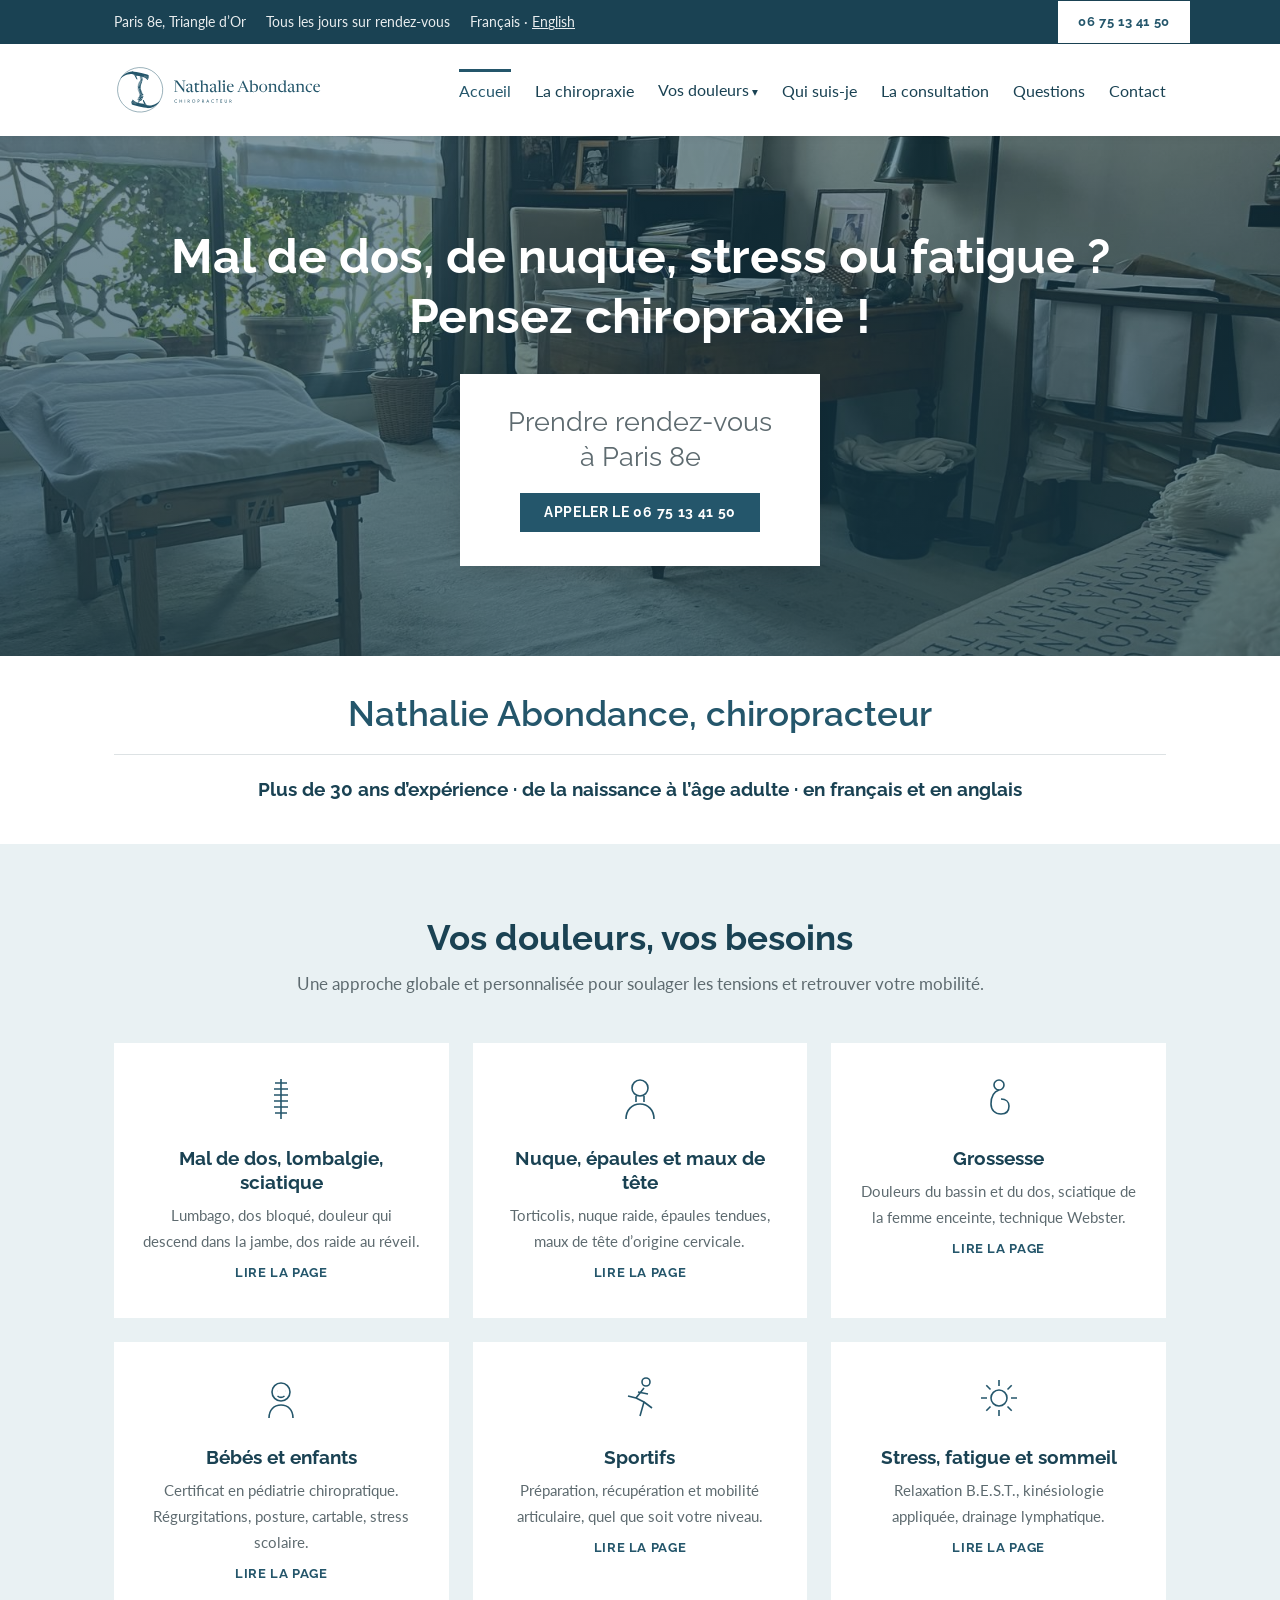
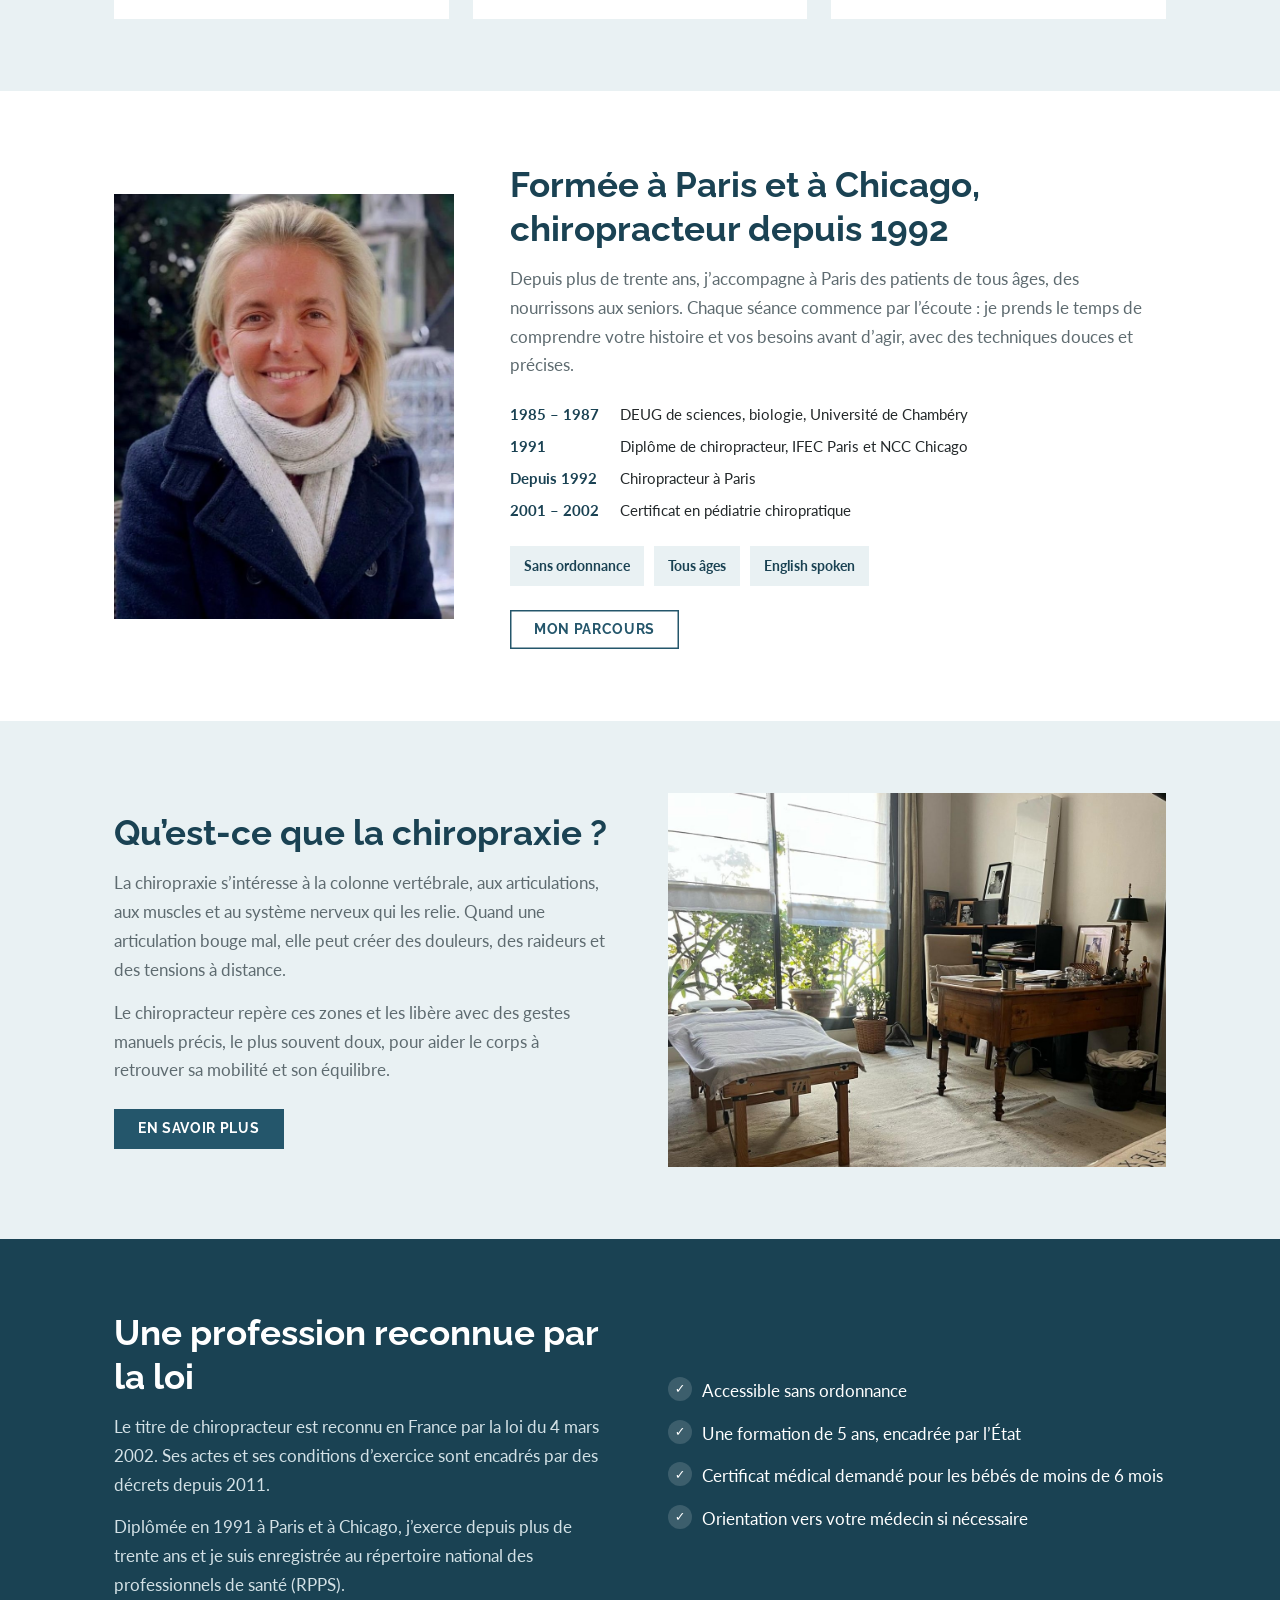
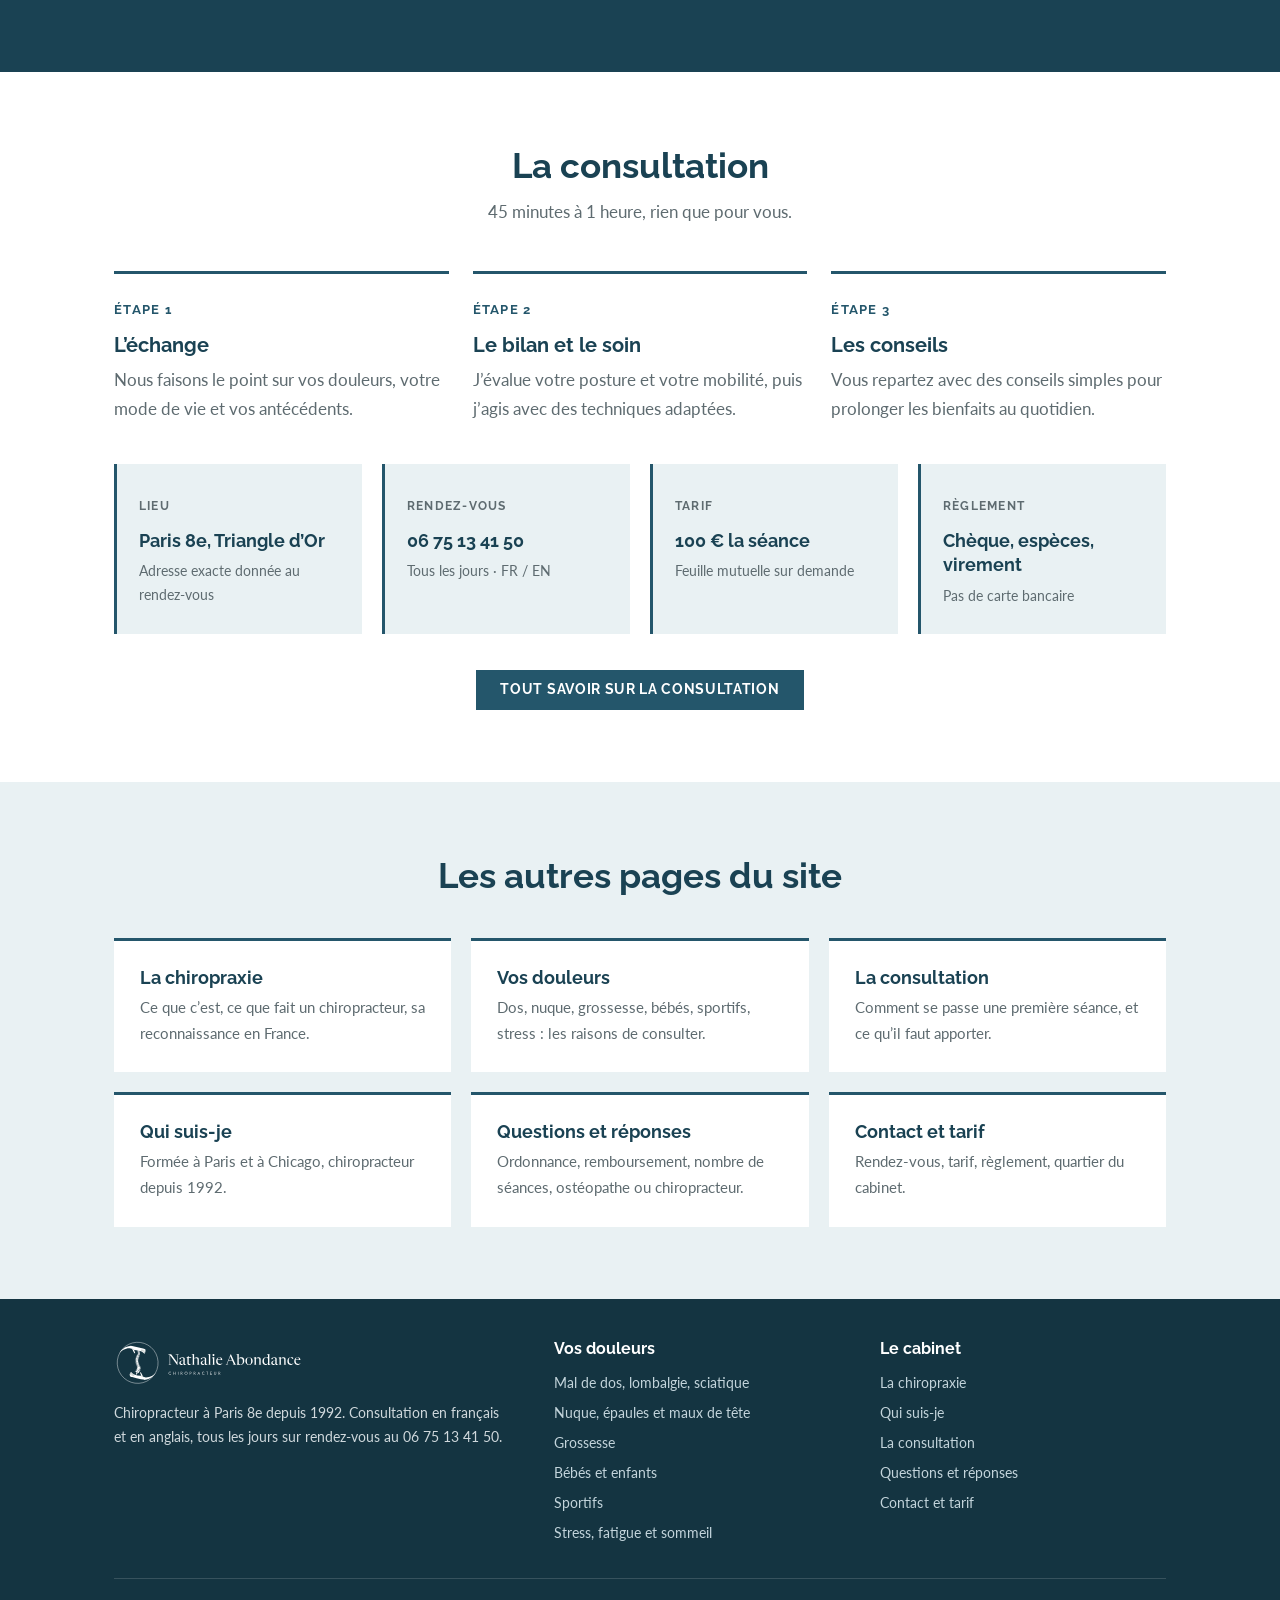
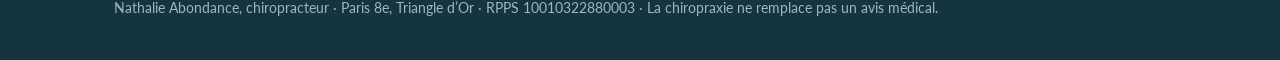
<file: index.html>
<!doctype html>
<html lang="fr">
<head>
<meta charset="utf-8">
<meta name="viewport" content="width=device-width, initial-scale=1">
<title>Nathalie Abondance, chiropracteur à Paris 8e</title>
<meta name="description" content="Nathalie Abondance, chiropracteur à Paris 8e (Triangle d’Or) depuis 1992. Dos, nuque, stress, grossesse, nourrissons et enfants. Consultation en français et en anglais. 100 € la séance, sur rendez-vous tous les jours.">
<link rel="canonical" href="https://nabondance-chiro.fr/">
<link rel="alternate" hreflang="fr" href="https://nabondance-chiro.fr/">
<link rel="alternate" hreflang="en" href="https://nabondance-chiro.fr/en.html">
<link rel="alternate" hreflang="x-default" href="https://nabondance-chiro.fr/">
<meta property="og:type" content="website">
<meta property="og:locale" content="fr_FR">
<meta property="og:title" content="Nathalie Abondance, chiropracteur à Paris 8e">
<meta property="og:description" content="Nathalie Abondance, chiropracteur à Paris 8e (Triangle d’Or) depuis 1992. Dos, nuque, stress, grossesse, nourrissons et enfants. Consultation en français et en anglais. 100 € la séance, sur rendez-vous tous les jours.">
<meta property="og:image" content="https://nabondance-chiro.fr/images/portrait.jpg">
<meta name="theme-color" content="#1A4253">
<link rel="icon" href="logo/favicon.svg" type="image/svg+xml">
<link rel="icon" href="logo/favicon-32.png" sizes="32x32" type="image/png">
<link rel="apple-touch-icon" href="logo/apple-touch-icon.png">
<link rel="preconnect" href="https://fonts.googleapis.com">
<link rel="preconnect" href="https://fonts.gstatic.com" crossorigin>
<link rel="stylesheet" href="https://fonts.googleapis.com/css2?family=Raleway:wght@400;600;700&family=Lato:wght@400;700&display=swap">
<link rel="stylesheet" href="style.css">
<script type="application/ld+json">
{
  "@context": "https://schema.org",
  "@type": "MedicalBusiness",
  "name": "Nathalie Abondance, chiropracteur",
  "description": "Cabinet de chiropraxie à Paris 8e, Triangle d'Or. Depuis 1992. Adultes, femmes enceintes, nourrissons et enfants. Consultation en français et en anglais.",
  "url": "https://nabondance-chiro.fr/",
  "image": "https://nabondance-chiro.fr/images/portrait.jpg",
  "logo": "https://nabondance-chiro.fr/logo/logo.svg",
  "telephone": "+33675134150",
  "priceRange": "100 €",
  "currenciesAccepted": "EUR",
  "paymentAccepted": "Chèque, espèces, virement bancaire",
  "availableLanguage": ["fr", "en"],
  "address": {
    "@type": "PostalAddress",
    "postalCode": "75008",
    "addressLocality": "Paris",
    "addressRegion": "Île-de-France",
    "addressCountry": "FR"
  },
  "areaServed": "Paris",
  "founder": {
    "@type": "Person",
    "name": "Nathalie Abondance",
    "jobTitle": "Chiropracteur",
    "knowsLanguage": ["fr", "en"],
    "alumniOf": [
      {"@type": "EducationalOrganization", "name": "IFEC, Institut Franco-Européen de Chiropraxie, Paris"},
      {"@type": "EducationalOrganization", "name": "NCC, Chicago"}
    ]
  },
  "makesOffer": {
    "@type": "Offer",
    "name": "Séance de chiropraxie (45 min à 1 h)",
    "price": "100",
    "priceCurrency": "EUR"
  }
}
</script>
</head>

<body>
<div class="barre"><div class="cadre">
  <div class="liens"><span>Paris 8e, Triangle d’Or</span><span>Tous les jours sur rendez-vous</span><span>Français · <a href="en.html" hreflang="en" lang="en">English</a></span></div>
  <a class="bouton" href="tel:+33675134150">06 75 13 41 50</a>
</div></div>
<header class="entete"><div class="cadre">
  <a href="index.html"><img src="logo/logo-bleu.svg" alt="Nathalie Abondance, chiropracteur"></a>
  <nav class="nav"><a class="actif" href="index.html">Accueil</a><a href="chiropraxie.html">La chiropraxie</a><div class="menu"><a href="pour-qui.html">Vos douleurs</a><div class="sous-menu"><a href="pour-qui.html">Vue d’ensemble</a><a href="mal-de-dos.html">Mal de dos, lombalgie, sciatique</a><a href="nuque-maux-de-tete.html">Nuque, épaules et maux de tête</a><a href="grossesse.html">Grossesse</a><a href="bebes-enfants.html">Bébés et enfants</a><a href="sportifs.html">Sportifs</a><a href="stress-fatigue.html">Stress, fatigue et sommeil</a></div></div><a href="parcours.html">Qui suis-je</a><a href="consultation.html">La consultation</a><a href="questions.html">Questions</a><a href="contact.html">Contact</a></nav>
</div></header>
<details class="mobile-nav"><summary>Menu</summary><a href="index.html">Accueil</a><a href="chiropraxie.html">La chiropraxie</a><a href="pour-qui.html">Vos douleurs</a><a href="mal-de-dos.html">· Mal de dos, lombalgie, sciatique</a><a href="nuque-maux-de-tete.html">· Nuque, épaules et maux de tête</a><a href="grossesse.html">· Grossesse</a><a href="bebes-enfants.html">· Bébés et enfants</a><a href="sportifs.html">· Sportifs</a><a href="stress-fatigue.html">· Stress, fatigue et sommeil</a><a href="parcours.html">Qui suis-je</a><a href="consultation.html">La consultation</a><a href="questions.html">Questions</a><a href="contact.html">Contact</a></details>
<main>

<div class="heros"><div class="cadre">
  <h1>Mal de dos, de nuque, stress ou fatigue ?<br>Pensez chiropraxie !</h1>
  <div class="boite"><p>Prendre rendez-vous<br>à Paris 8e</p><a class="bouton" href="tel:+33675134150">Appeler le 06 75 13 41 50</a></div>
</div></div>

<div class="cadre bandeau">
  <h2>Nathalie Abondance, chiropracteur</h2>
  <p>Plus de 30 ans d’expérience · de la naissance à l’âge adulte · en français et en anglais</p>
</div>

<section class="brume" id="douleurs"><div class="cadre">
  <h2 class="titre">Vos douleurs, vos besoins</h2>
  <p class="sous">Une approche globale et personnalisée pour soulager les tensions et retrouver votre mobilité.</p>
  <div class="cartes"><a class="carte" href="mal-de-dos.html"><svg viewBox="0 0 48 48"><path d="M24 4v40"/><path d="M18 8h12M17 14h14M17 20h14M17 26h14M17 32h14M18 38h12"/></svg><h3>Mal de dos, lombalgie, sciatique</h3><p>Lumbago, dos bloqué, douleur qui descend dans la jambe, dos raide au réveil.</p><span class="lire">Lire la page</span></a><a class="carte" href="nuque-maux-de-tete.html"><svg viewBox="0 0 48 48"><circle cx="24" cy="13" r="8"/><path d="M20 21v6M28 21v6M10 44c0-9 6-15 14-15s14 6 14 15"/></svg><h3>Nuque, épaules et maux de tête</h3><p>Torticolis, nuque raide, épaules tendues, maux de tête d’origine cervicale.</p><span class="lire">Lire la page</span></a><a class="carte" href="grossesse.html"><svg viewBox="0 0 48 48"><circle cx="24" cy="10" r="5"/><path d="M24 15c-6 2-8 8-8 14s4 10 10 10 8-4 8-8-3-7-8-7"/></svg><h3>Grossesse</h3><p>Douleurs du bassin et du dos, sciatique de la femme enceinte, technique Webster.</p><span class="lire">Lire la page</span></a><a class="carte" href="bebes-enfants.html"><svg viewBox="0 0 48 48"><circle cx="24" cy="18" r="9"/><path d="M20 17h.1M28 17h.1M20.5 22c2 1.6 5 1.6 7 0M12 44c0-8 5-13 12-13s12 5 12 13"/></svg><h3>Bébés et enfants</h3><p>Certificat en pédiatrie chiropratique. Régurgitations, posture, cartable, stress scolaire.</p><span class="lire">Lire la page</span></a><a class="carte" href="sportifs.html"><svg viewBox="0 0 48 48"><circle cx="30" cy="8" r="4"/><path d="M28 14l-8 10 8 4-4 14M20 24l-8-2M28 28l8 6M22 18l10 2"/></svg><h3>Sportifs</h3><p>Préparation, récupération et mobilité articulaire, quel que soit votre niveau.</p><span class="lire">Lire la page</span></a><a class="carte" href="stress-fatigue.html"><svg viewBox="0 0 48 48"><circle cx="24" cy="24" r="8"/><path d="M24 6v6M24 36v6M6 24h6M36 24h6M11.3 11.3l4.2 4.2M32.5 32.5l4.2 4.2M36.7 11.3l-4.2 4.2M15.5 32.5l-4.2 4.2"/></svg><h3>Stress, fatigue et sommeil</h3><p>Relaxation B.E.S.T., kinésiologie appliquée, drainage lymphatique.</p><span class="lire">Lire la page</span></a></div>
</div></section>

<section id="qui"><div class="cadre qui">
  <img src="images/portrait.jpg" alt="Nathalie Abondance">
  <div>
    <h2>Formée à Paris et à Chicago, chiropracteur depuis 1992</h2>
    <p>Depuis plus de trente ans, j’accompagne à Paris des patients de tous âges, des nourrissons aux seniors. Chaque séance commence par l’écoute : je prends le temps de comprendre votre histoire et vos besoins avant d’agir, avec des techniques douces et précises.</p>
    <ul class="dates">
      <li><b>1985 – 1987</b>DEUG de sciences, biologie, Université de Chambéry</li>
      <li><b>1991</b>Diplôme de chiropracteur, IFEC Paris et NCC Chicago</li>
      <li><b>Depuis 1992</b>Chiropracteur à Paris</li>
      <li><b>2001 – 2002</b>Certificat en pédiatrie chiropratique</li>
    </ul>
    <div class="badges"><span>Sans ordonnance</span><span>Tous âges</span><span>English spoken</span></div>
    <a class="bouton bouton--ligne" style="margin-top:24px" href="parcours.html">Mon parcours</a>
  </div>
</div></section>

<section class="brume"><div class="cadre deux-col">
  <div>
    <h2>Qu’est-ce que la chiropraxie ?</h2>
    <p>La chiropraxie s’intéresse à la colonne vertébrale, aux articulations, aux muscles et au système nerveux qui les relie. Quand une articulation bouge mal, elle peut créer des douleurs, des raideurs et des tensions à distance.</p>
    <p>Le chiropracteur repère ces zones et les libère avec des gestes manuels précis, le plus souvent doux, pour aider le corps à retrouver sa mobilité et son équilibre.</p>
    <a class="bouton" href="chiropraxie.html">En savoir plus</a>
  </div>
  <img src="images/cabinet.jpg" alt="La table de soin du cabinet">
</div></section>

<section class="loi"><div class="cadre deux-col">
  <div>
    <h2>Une profession reconnue par la loi</h2>
    <p>Le titre de chiropracteur est reconnu en France par la loi du 4 mars 2002. Ses actes et ses conditions d’exercice sont encadrés par des décrets depuis 2011.</p>
    <p>Diplômée en 1991 à Paris et à Chicago, j’exerce depuis plus de trente ans et je suis enregistrée au répertoire national des professionnels de santé (RPPS).</p>
  </div>
  <ul>
    <li>Accessible sans ordonnance</li>
    <li>Une formation de 5 ans, encadrée par l’État</li>
    <li>Certificat médical demandé pour les bébés de moins de 6 mois</li>
    <li>Orientation vers votre médecin si nécessaire</li>
  </ul>
</div></section>

<section id="consultation"><div class="cadre">
  <h2 class="titre">La consultation</h2>
  <p class="sous">45 minutes à 1 heure, rien que pour vous.</p>
  <div class="etapes">
    <div class="etape"><span>Étape 1</span><h3>L’échange</h3><p>Nous faisons le point sur vos douleurs, votre mode de vie et vos antécédents.</p></div>
    <div class="etape"><span>Étape 2</span><h3>Le bilan et le soin</h3><p>J’évalue votre posture et votre mobilité, puis j’agis avec des techniques adaptées.</p></div>
    <div class="etape"><span>Étape 3</span><h3>Les conseils</h3><p>Vous repartez avec des conseils simples pour prolonger les bienfaits au quotidien.</p></div>
  </div>
  <div class="infos">
    <div class="info"><b>Lieu</b><p>Paris 8e, Triangle d’Or</p><small>Adresse exacte donnée au rendez-vous</small></div>
    <div class="info"><b>Rendez-vous</b><p>06 75 13 41 50</p><small>Tous les jours · FR / EN</small></div>
    <div class="info"><b>Tarif</b><p>100 € la séance</p><small>Feuille mutuelle sur demande</small></div>
    <div class="info"><b>Règlement</b><p>Chèque, espèces, virement</p><small>Pas de carte bancaire</small></div>
  </div>
  <p class="centre"><a class="bouton" href="consultation.html">Tout savoir sur la consultation</a></p>
</div></section>

<section class="brume"><div class="cadre">
  <h2 class="titre">Les autres pages du site</h2>
  <div class="liens-pages"><a href="chiropraxie.html"><h3>La chiropraxie</h3><p>Ce que c’est, ce que fait un chiropracteur, sa reconnaissance en France.</p></a><a href="pour-qui.html"><h3>Vos douleurs</h3><p>Dos, nuque, grossesse, bébés, sportifs, stress : les raisons de consulter.</p></a><a href="consultation.html"><h3>La consultation</h3><p>Comment se passe une première séance, et ce qu’il faut apporter.</p></a><a href="parcours.html"><h3>Qui suis-je</h3><p>Formée à Paris et à Chicago, chiropracteur depuis 1992.</p></a><a href="questions.html"><h3>Questions et réponses</h3><p>Ordonnance, remboursement, nombre de séances, ostéopathe ou chiropracteur.</p></a><a href="contact.html"><h3>Contact et tarif</h3><p>Rendez-vous, tarif, règlement, quartier du cabinet.</p></a></div>
</div></section>

</main>
<footer><div class="cadre">
  <div class="colonnes">
    <div><img src="logo/logo-blanc.svg" alt=""><p>Chiropracteur à Paris 8e depuis 1992. Consultation en français et en anglais, tous les jours sur rendez-vous au 06 75 13 41 50.</p></div>
    <div><h4>Vos douleurs</h4><a href="mal-de-dos.html">Mal de dos, lombalgie, sciatique</a><a href="nuque-maux-de-tete.html">Nuque, épaules et maux de tête</a><a href="grossesse.html">Grossesse</a><a href="bebes-enfants.html">Bébés et enfants</a><a href="sportifs.html">Sportifs</a><a href="stress-fatigue.html">Stress, fatigue et sommeil</a></div>
    <div><h4>Le cabinet</h4><a href="chiropraxie.html">La chiropraxie</a><a href="parcours.html">Qui suis-je</a><a href="consultation.html">La consultation</a><a href="questions.html">Questions et réponses</a><a href="contact.html">Contact et tarif</a></div>
  </div>
  <p class="bas">Nathalie Abondance, chiropracteur · Paris 8e, Triangle d’Or · RPPS 10010322880003 · La chiropraxie ne remplace pas un avis médical.</p>
</div></footer>
</body>
</html>
</file>
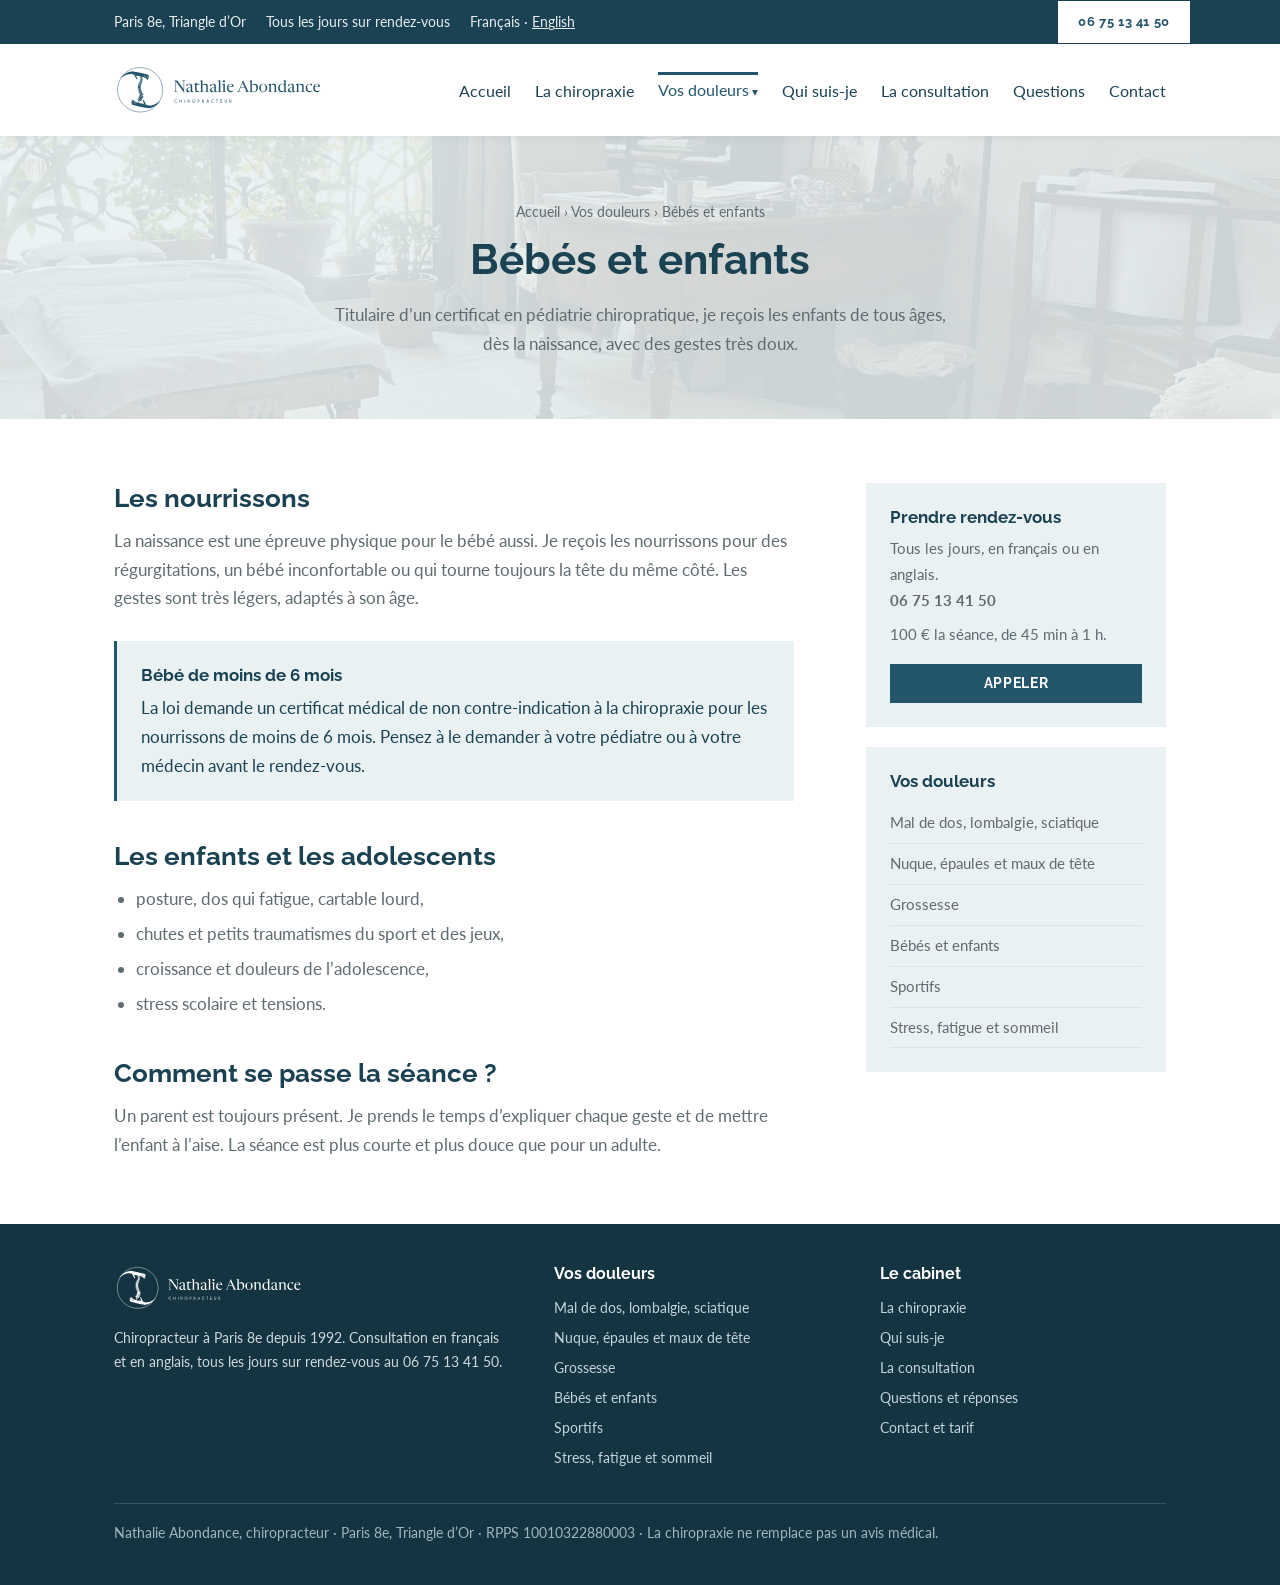
<file: bebes-enfants.html>
<!doctype html>
<html lang="fr">
<head>
<meta charset="utf-8">
<meta name="viewport" content="width=device-width, initial-scale=1">
<title>Bébés et enfants, Nathalie Abondance chiropracteur Paris 8e</title>
<meta name="description" content="Chiropraxie pédiatrique pour les nourrissons et les enfants, certificat en pédiatrie chiropratique. Nathalie Abondance, chiropracteur à Paris 8e.">
<link rel="canonical" href="https://nabondance-chiro.fr/bebes-enfants.html">
<meta property="og:type" content="website">
<meta property="og:locale" content="fr_FR">
<meta property="og:title" content="Bébés et enfants, Nathalie Abondance chiropracteur Paris 8e">
<meta property="og:description" content="Chiropraxie pédiatrique pour les nourrissons et les enfants, certificat en pédiatrie chiropratique. Nathalie Abondance, chiropracteur à Paris 8e.">
<meta property="og:image" content="https://nabondance-chiro.fr/images/portrait.jpg">
<meta name="theme-color" content="#1A4253">
<link rel="icon" href="logo/favicon.svg" type="image/svg+xml">
<link rel="icon" href="logo/favicon-32.png" sizes="32x32" type="image/png">
<link rel="apple-touch-icon" href="logo/apple-touch-icon.png">
<link rel="preconnect" href="https://fonts.googleapis.com">
<link rel="preconnect" href="https://fonts.gstatic.com" crossorigin>
<link rel="stylesheet" href="https://fonts.googleapis.com/css2?family=Raleway:wght@400;600;700&family=Lato:wght@400;700&display=swap">
<link rel="stylesheet" href="style.css">
</head>

<body>
<div class="barre"><div class="cadre">
  <div class="liens"><span>Paris 8e, Triangle d’Or</span><span>Tous les jours sur rendez-vous</span><span>Français · <a href="en.html" hreflang="en" lang="en">English</a></span></div>
  <a class="bouton" href="tel:+33675134150">06 75 13 41 50</a>
</div></div>
<header class="entete"><div class="cadre">
  <a href="index.html"><img src="logo/logo-bleu.svg" alt="Nathalie Abondance, chiropracteur"></a>
  <nav class="nav"><a href="index.html">Accueil</a><a href="chiropraxie.html">La chiropraxie</a><div class="menu"><a class="actif" href="pour-qui.html">Vos douleurs</a><div class="sous-menu"><a href="pour-qui.html">Vue d’ensemble</a><a href="mal-de-dos.html">Mal de dos, lombalgie, sciatique</a><a href="nuque-maux-de-tete.html">Nuque, épaules et maux de tête</a><a href="grossesse.html">Grossesse</a><a href="bebes-enfants.html">Bébés et enfants</a><a href="sportifs.html">Sportifs</a><a href="stress-fatigue.html">Stress, fatigue et sommeil</a></div></div><a href="parcours.html">Qui suis-je</a><a href="consultation.html">La consultation</a><a href="questions.html">Questions</a><a href="contact.html">Contact</a></nav>
</div></header>
<details class="mobile-nav"><summary>Menu</summary><a href="index.html">Accueil</a><a href="chiropraxie.html">La chiropraxie</a><a href="pour-qui.html">Vos douleurs</a><a href="mal-de-dos.html">· Mal de dos, lombalgie, sciatique</a><a href="nuque-maux-de-tete.html">· Nuque, épaules et maux de tête</a><a href="grossesse.html">· Grossesse</a><a href="bebes-enfants.html">· Bébés et enfants</a><a href="sportifs.html">· Sportifs</a><a href="stress-fatigue.html">· Stress, fatigue et sommeil</a><a href="parcours.html">Qui suis-je</a><a href="consultation.html">La consultation</a><a href="questions.html">Questions</a><a href="contact.html">Contact</a></details>
<main>
<div class="titre-page"><div class="cadre"><p class="fil"><a href="index.html">Accueil</a> › <a href="pour-qui.html">Vos douleurs</a> › Bébés et enfants</p><h1>Bébés et enfants</h1><p class="chapeau">Titulaire d’un certificat en pédiatrie chiropratique, je reçois les enfants de tous âges, dès la naissance, avec des gestes très doux.</p></div></div><div class="cadre article"><div class="corps"><h2>Les nourrissons</h2>
<p>La naissance est une épreuve physique pour le bébé aussi. Je reçois les nourrissons pour des régurgitations, un bébé inconfortable ou qui tourne toujours la tête du même côté. Les gestes sont très légers, adaptés à son âge.</p>
<div class="encart"><b>Bébé de moins de 6 mois</b>La loi demande un certificat médical de non contre-indication à la chiropraxie pour les nourrissons de moins de 6 mois. Pensez à le demander à votre pédiatre ou à votre médecin avant le rendez-vous.</div>
<h2>Les enfants et les adolescents</h2>
<ul>
<li>posture, dos qui fatigue, cartable lourd,</li>
<li>chutes et petits traumatismes du sport et des jeux,</li>
<li>croissance et douleurs de l’adolescence,</li>
<li>stress scolaire et tensions.</li>
</ul>
<h2>Comment se passe la séance ?</h2>
<p>Un parent est toujours présent. Je prends le temps d’expliquer chaque geste et de mettre l’enfant à l’aise. La séance est plus courte et plus douce que pour un adulte.</p></div><aside class="cote">
<div class="bloc"><h3>Prendre rendez-vous</h3><p>Tous les jours, en français ou en anglais.<br><b>06 75 13 41 50</b></p><p>100 € la séance, de 45 min à 1 h.</p><a class="bouton" href="tel:+33675134150">Appeler</a></div>
<div class="bloc"><h3>Vos douleurs</h3><ul><li><a href="mal-de-dos.html">Mal de dos, lombalgie, sciatique</a></li><li><a href="nuque-maux-de-tete.html">Nuque, épaules et maux de tête</a></li><li><a href="grossesse.html">Grossesse</a></li><li><a href="bebes-enfants.html">Bébés et enfants</a></li><li><a href="sportifs.html">Sportifs</a></li><li><a href="stress-fatigue.html">Stress, fatigue et sommeil</a></li></ul></div>
</aside></div>
</main>
<footer><div class="cadre">
  <div class="colonnes">
    <div><img src="logo/logo-blanc.svg" alt=""><p>Chiropracteur à Paris 8e depuis 1992. Consultation en français et en anglais, tous les jours sur rendez-vous au 06 75 13 41 50.</p></div>
    <div><h4>Vos douleurs</h4><a href="mal-de-dos.html">Mal de dos, lombalgie, sciatique</a><a href="nuque-maux-de-tete.html">Nuque, épaules et maux de tête</a><a href="grossesse.html">Grossesse</a><a href="bebes-enfants.html">Bébés et enfants</a><a href="sportifs.html">Sportifs</a><a href="stress-fatigue.html">Stress, fatigue et sommeil</a></div>
    <div><h4>Le cabinet</h4><a href="chiropraxie.html">La chiropraxie</a><a href="parcours.html">Qui suis-je</a><a href="consultation.html">La consultation</a><a href="questions.html">Questions et réponses</a><a href="contact.html">Contact et tarif</a></div>
  </div>
  <p class="bas">Nathalie Abondance, chiropracteur · Paris 8e, Triangle d’Or · RPPS 10010322880003 · La chiropraxie ne remplace pas un avis médical.</p>
</div></footer>
</body>
</html>
</file>
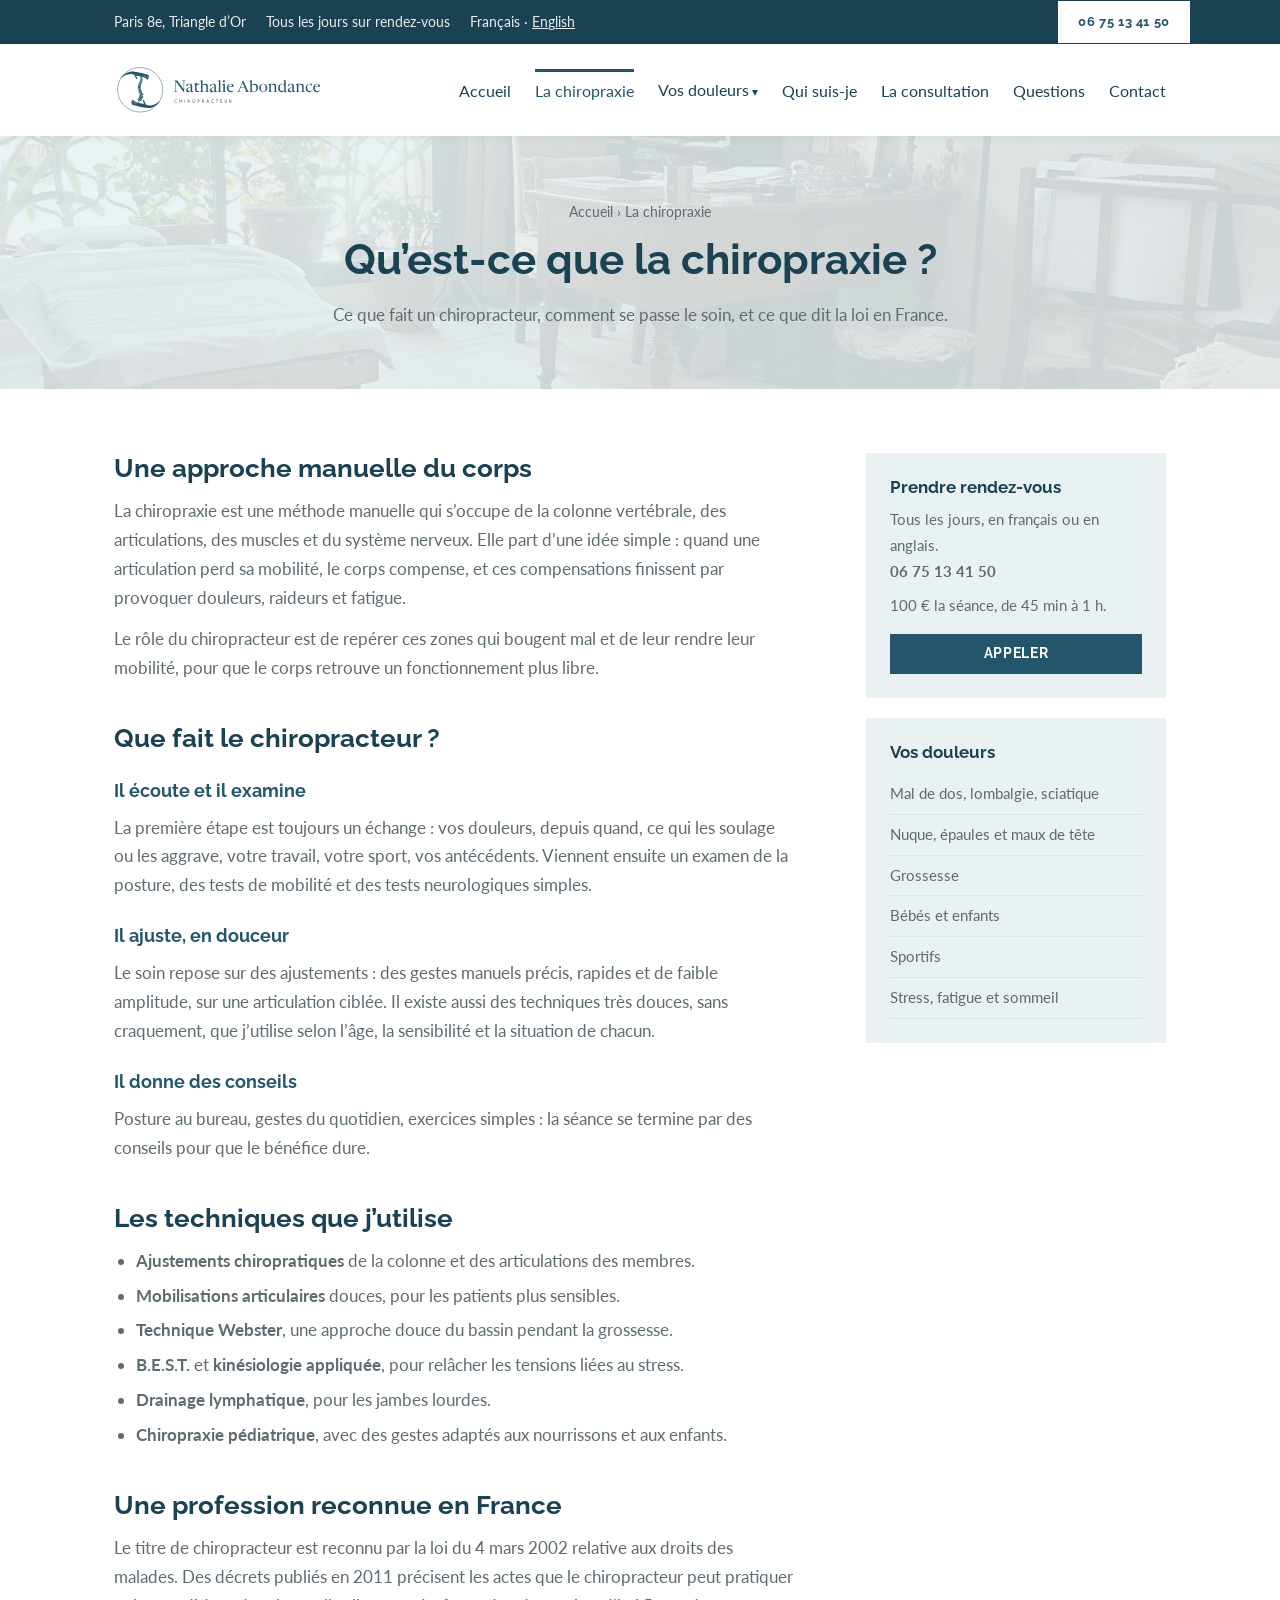
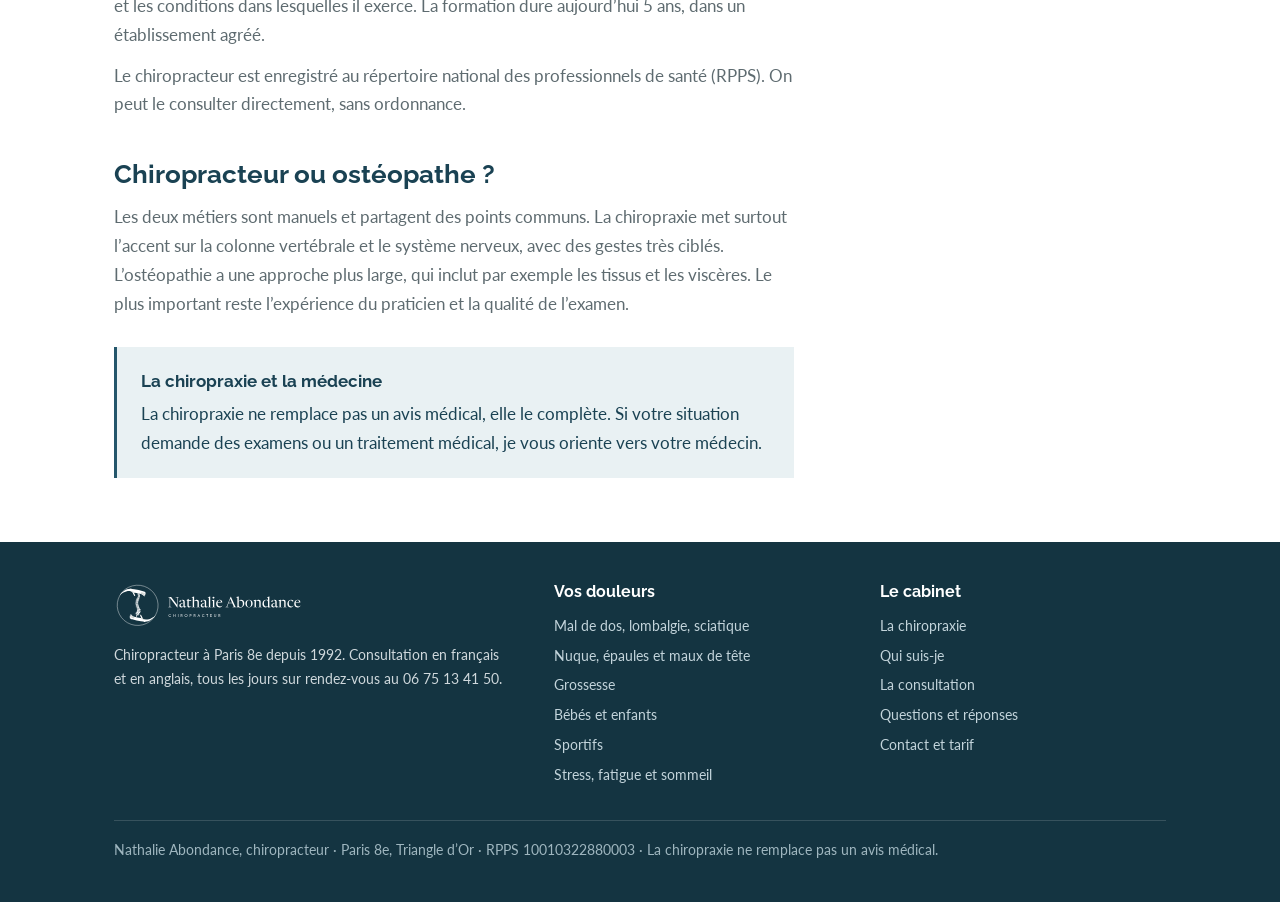
<file: chiropraxie.html>
<!doctype html>
<html lang="fr">
<head>
<meta charset="utf-8">
<meta name="viewport" content="width=device-width, initial-scale=1">
<title>La chiropraxie, Nathalie Abondance</title>
<meta name="description" content="Qu’est-ce que la chiropraxie, que fait un chiropracteur, reconnaissance légale en France : les explications de Nathalie Abondance, chiropracteur à Paris 8e.">
<link rel="canonical" href="https://nabondance-chiro.fr/chiropraxie.html">
<meta property="og:type" content="website">
<meta property="og:locale" content="fr_FR">
<meta property="og:title" content="La chiropraxie, Nathalie Abondance">
<meta property="og:description" content="Qu’est-ce que la chiropraxie, que fait un chiropracteur, reconnaissance légale en France : les explications de Nathalie Abondance, chiropracteur à Paris 8e.">
<meta property="og:image" content="https://nabondance-chiro.fr/images/portrait.jpg">
<meta name="theme-color" content="#1A4253">
<link rel="icon" href="logo/favicon.svg" type="image/svg+xml">
<link rel="icon" href="logo/favicon-32.png" sizes="32x32" type="image/png">
<link rel="apple-touch-icon" href="logo/apple-touch-icon.png">
<link rel="preconnect" href="https://fonts.googleapis.com">
<link rel="preconnect" href="https://fonts.gstatic.com" crossorigin>
<link rel="stylesheet" href="https://fonts.googleapis.com/css2?family=Raleway:wght@400;600;700&family=Lato:wght@400;700&display=swap">
<link rel="stylesheet" href="style.css">
</head>

<body>
<div class="barre"><div class="cadre">
  <div class="liens"><span>Paris 8e, Triangle d’Or</span><span>Tous les jours sur rendez-vous</span><span>Français · <a href="en.html" hreflang="en" lang="en">English</a></span></div>
  <a class="bouton" href="tel:+33675134150">06 75 13 41 50</a>
</div></div>
<header class="entete"><div class="cadre">
  <a href="index.html"><img src="logo/logo-bleu.svg" alt="Nathalie Abondance, chiropracteur"></a>
  <nav class="nav"><a href="index.html">Accueil</a><a class="actif" href="chiropraxie.html">La chiropraxie</a><div class="menu"><a href="pour-qui.html">Vos douleurs</a><div class="sous-menu"><a href="pour-qui.html">Vue d’ensemble</a><a href="mal-de-dos.html">Mal de dos, lombalgie, sciatique</a><a href="nuque-maux-de-tete.html">Nuque, épaules et maux de tête</a><a href="grossesse.html">Grossesse</a><a href="bebes-enfants.html">Bébés et enfants</a><a href="sportifs.html">Sportifs</a><a href="stress-fatigue.html">Stress, fatigue et sommeil</a></div></div><a href="parcours.html">Qui suis-je</a><a href="consultation.html">La consultation</a><a href="questions.html">Questions</a><a href="contact.html">Contact</a></nav>
</div></header>
<details class="mobile-nav"><summary>Menu</summary><a href="index.html">Accueil</a><a href="chiropraxie.html">La chiropraxie</a><a href="pour-qui.html">Vos douleurs</a><a href="mal-de-dos.html">· Mal de dos, lombalgie, sciatique</a><a href="nuque-maux-de-tete.html">· Nuque, épaules et maux de tête</a><a href="grossesse.html">· Grossesse</a><a href="bebes-enfants.html">· Bébés et enfants</a><a href="sportifs.html">· Sportifs</a><a href="stress-fatigue.html">· Stress, fatigue et sommeil</a><a href="parcours.html">Qui suis-je</a><a href="consultation.html">La consultation</a><a href="questions.html">Questions</a><a href="contact.html">Contact</a></details>
<main>
<div class="titre-page"><div class="cadre"><p class="fil"><a href="index.html">Accueil</a> › La chiropraxie</p><h1>Qu’est-ce que la chiropraxie ?</h1><p class="chapeau">Ce que fait un chiropracteur, comment se passe le soin, et ce que dit la loi en France.</p></div></div><div class="cadre article"><div class="corps">
<h2>Une approche manuelle du corps</h2>
<p>La chiropraxie est une méthode manuelle qui s’occupe de la colonne vertébrale, des articulations, des muscles et du système nerveux. Elle part d’une idée simple : quand une articulation perd sa mobilité, le corps compense, et ces compensations finissent par provoquer douleurs, raideurs et fatigue.</p>
<p>Le rôle du chiropracteur est de repérer ces zones qui bougent mal et de leur rendre leur mobilité, pour que le corps retrouve un fonctionnement plus libre.</p>

<h2>Que fait le chiropracteur ?</h2>
<h3>Il écoute et il examine</h3>
<p>La première étape est toujours un échange : vos douleurs, depuis quand, ce qui les soulage ou les aggrave, votre travail, votre sport, vos antécédents. Viennent ensuite un examen de la posture, des tests de mobilité et des tests neurologiques simples.</p>
<h3>Il ajuste, en douceur</h3>
<p>Le soin repose sur des ajustements : des gestes manuels précis, rapides et de faible amplitude, sur une articulation ciblée. Il existe aussi des techniques très douces, sans craquement, que j’utilise selon l’âge, la sensibilité et la situation de chacun.</p>
<h3>Il donne des conseils</h3>
<p>Posture au bureau, gestes du quotidien, exercices simples : la séance se termine par des conseils pour que le bénéfice dure.</p>

<h2>Les techniques que j’utilise</h2>
<ul>
<li><b>Ajustements chiropratiques</b> de la colonne et des articulations des membres.</li>
<li><b>Mobilisations articulaires</b> douces, pour les patients plus sensibles.</li>
<li><b>Technique Webster</b>, une approche douce du bassin pendant la grossesse.</li>
<li><b>B.E.S.T.</b> et <b>kinésiologie appliquée</b>, pour relâcher les tensions liées au stress.</li>
<li><b>Drainage lymphatique</b>, pour les jambes lourdes.</li>
<li><b>Chiropraxie pédiatrique</b>, avec des gestes adaptés aux nourrissons et aux enfants.</li>
</ul>

<h2>Une profession reconnue en France</h2>
<p>Le titre de chiropracteur est reconnu par la loi du 4 mars 2002 relative aux droits des malades. Des décrets publiés en 2011 précisent les actes que le chiropracteur peut pratiquer et les conditions dans lesquelles il exerce. La formation dure aujourd’hui 5 ans, dans un établissement agréé.</p>
<p>Le chiropracteur est enregistré au répertoire national des professionnels de santé (RPPS). On peut le consulter directement, sans ordonnance.</p>

<h2>Chiropracteur ou ostéopathe ?</h2>
<p>Les deux métiers sont manuels et partagent des points communs. La chiropraxie met surtout l’accent sur la colonne vertébrale et le système nerveux, avec des gestes très ciblés. L’ostéopathie a une approche plus large, qui inclut par exemple les tissus et les viscères. Le plus important reste l’expérience du praticien et la qualité de l’examen.</p>

<div class="encart"><b>La chiropraxie et la médecine</b>La chiropraxie ne remplace pas un avis médical, elle le complète. Si votre situation demande des examens ou un traitement médical, je vous oriente vers votre médecin.</div>
</div><aside class="cote">
<div class="bloc"><h3>Prendre rendez-vous</h3><p>Tous les jours, en français ou en anglais.<br><b>06 75 13 41 50</b></p><p>100 € la séance, de 45 min à 1 h.</p><a class="bouton" href="tel:+33675134150">Appeler</a></div>
<div class="bloc"><h3>Vos douleurs</h3><ul><li><a href="mal-de-dos.html">Mal de dos, lombalgie, sciatique</a></li><li><a href="nuque-maux-de-tete.html">Nuque, épaules et maux de tête</a></li><li><a href="grossesse.html">Grossesse</a></li><li><a href="bebes-enfants.html">Bébés et enfants</a></li><li><a href="sportifs.html">Sportifs</a></li><li><a href="stress-fatigue.html">Stress, fatigue et sommeil</a></li></ul></div>
</aside></div>
</main>
<footer><div class="cadre">
  <div class="colonnes">
    <div><img src="logo/logo-blanc.svg" alt=""><p>Chiropracteur à Paris 8e depuis 1992. Consultation en français et en anglais, tous les jours sur rendez-vous au 06 75 13 41 50.</p></div>
    <div><h4>Vos douleurs</h4><a href="mal-de-dos.html">Mal de dos, lombalgie, sciatique</a><a href="nuque-maux-de-tete.html">Nuque, épaules et maux de tête</a><a href="grossesse.html">Grossesse</a><a href="bebes-enfants.html">Bébés et enfants</a><a href="sportifs.html">Sportifs</a><a href="stress-fatigue.html">Stress, fatigue et sommeil</a></div>
    <div><h4>Le cabinet</h4><a href="chiropraxie.html">La chiropraxie</a><a href="parcours.html">Qui suis-je</a><a href="consultation.html">La consultation</a><a href="questions.html">Questions et réponses</a><a href="contact.html">Contact et tarif</a></div>
  </div>
  <p class="bas">Nathalie Abondance, chiropracteur · Paris 8e, Triangle d’Or · RPPS 10010322880003 · La chiropraxie ne remplace pas un avis médical.</p>
</div></footer>
</body>
</html>
</file>
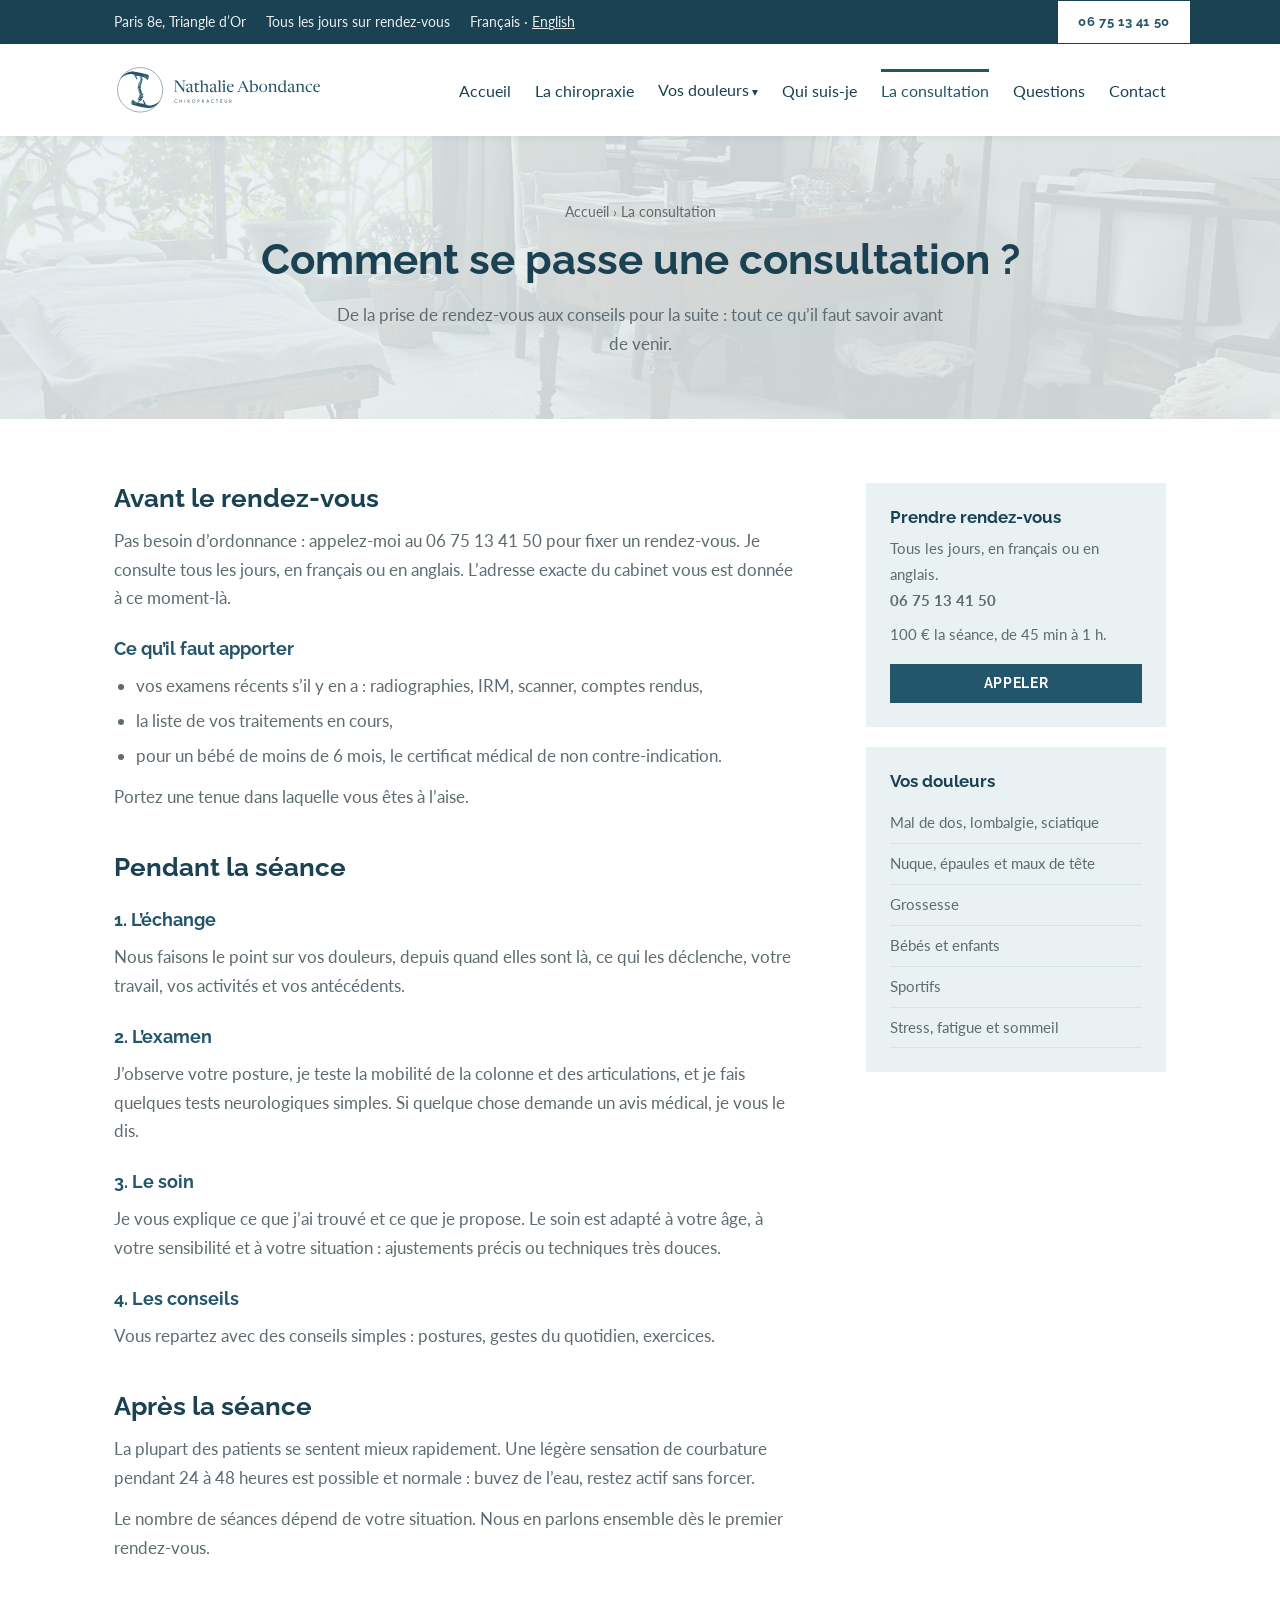
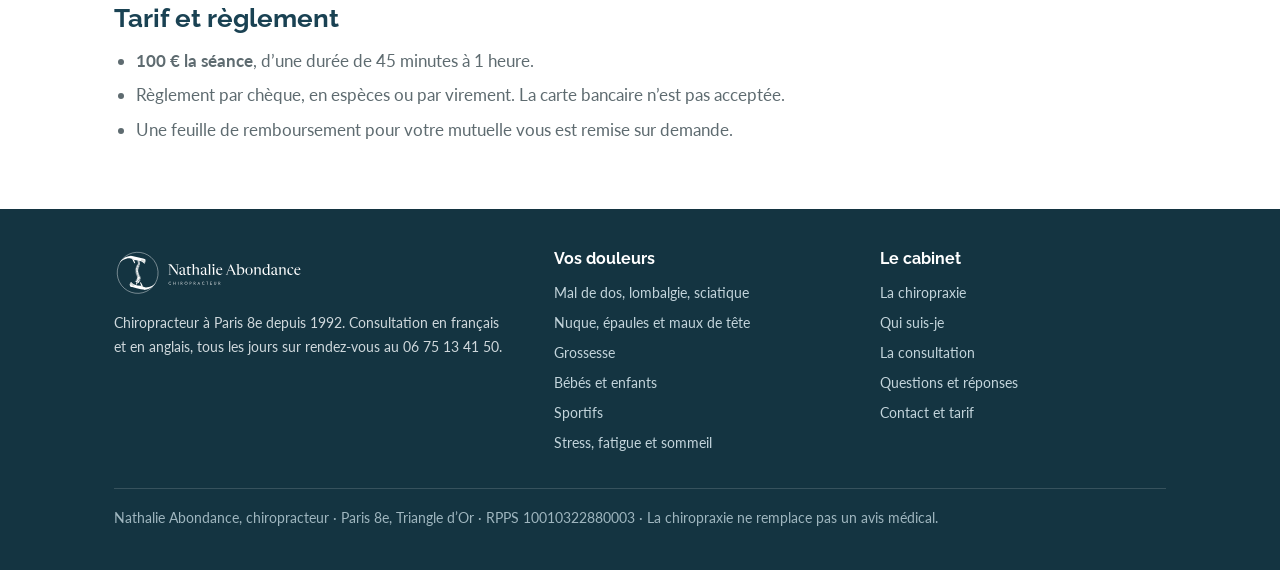
<file: consultation.html>
<!doctype html>
<html lang="fr">
<head>
<meta charset="utf-8">
<meta name="viewport" content="width=device-width, initial-scale=1">
<title>La consultation, Nathalie Abondance</title>
<meta name="description" content="Comment se passe une consultation de chiropraxie, que faut-il apporter, tarif et règlement. Nathalie Abondance, Paris 8e.">
<link rel="canonical" href="https://nabondance-chiro.fr/consultation.html">
<meta property="og:type" content="website">
<meta property="og:locale" content="fr_FR">
<meta property="og:title" content="La consultation, Nathalie Abondance">
<meta property="og:description" content="Comment se passe une consultation de chiropraxie, que faut-il apporter, tarif et règlement. Nathalie Abondance, Paris 8e.">
<meta property="og:image" content="https://nabondance-chiro.fr/images/portrait.jpg">
<meta name="theme-color" content="#1A4253">
<link rel="icon" href="logo/favicon.svg" type="image/svg+xml">
<link rel="icon" href="logo/favicon-32.png" sizes="32x32" type="image/png">
<link rel="apple-touch-icon" href="logo/apple-touch-icon.png">
<link rel="preconnect" href="https://fonts.googleapis.com">
<link rel="preconnect" href="https://fonts.gstatic.com" crossorigin>
<link rel="stylesheet" href="https://fonts.googleapis.com/css2?family=Raleway:wght@400;600;700&family=Lato:wght@400;700&display=swap">
<link rel="stylesheet" href="style.css">
</head>

<body>
<div class="barre"><div class="cadre">
  <div class="liens"><span>Paris 8e, Triangle d’Or</span><span>Tous les jours sur rendez-vous</span><span>Français · <a href="en.html" hreflang="en" lang="en">English</a></span></div>
  <a class="bouton" href="tel:+33675134150">06 75 13 41 50</a>
</div></div>
<header class="entete"><div class="cadre">
  <a href="index.html"><img src="logo/logo-bleu.svg" alt="Nathalie Abondance, chiropracteur"></a>
  <nav class="nav"><a href="index.html">Accueil</a><a href="chiropraxie.html">La chiropraxie</a><div class="menu"><a href="pour-qui.html">Vos douleurs</a><div class="sous-menu"><a href="pour-qui.html">Vue d’ensemble</a><a href="mal-de-dos.html">Mal de dos, lombalgie, sciatique</a><a href="nuque-maux-de-tete.html">Nuque, épaules et maux de tête</a><a href="grossesse.html">Grossesse</a><a href="bebes-enfants.html">Bébés et enfants</a><a href="sportifs.html">Sportifs</a><a href="stress-fatigue.html">Stress, fatigue et sommeil</a></div></div><a href="parcours.html">Qui suis-je</a><a class="actif" href="consultation.html">La consultation</a><a href="questions.html">Questions</a><a href="contact.html">Contact</a></nav>
</div></header>
<details class="mobile-nav"><summary>Menu</summary><a href="index.html">Accueil</a><a href="chiropraxie.html">La chiropraxie</a><a href="pour-qui.html">Vos douleurs</a><a href="mal-de-dos.html">· Mal de dos, lombalgie, sciatique</a><a href="nuque-maux-de-tete.html">· Nuque, épaules et maux de tête</a><a href="grossesse.html">· Grossesse</a><a href="bebes-enfants.html">· Bébés et enfants</a><a href="sportifs.html">· Sportifs</a><a href="stress-fatigue.html">· Stress, fatigue et sommeil</a><a href="parcours.html">Qui suis-je</a><a href="consultation.html">La consultation</a><a href="questions.html">Questions</a><a href="contact.html">Contact</a></details>
<main>
<div class="titre-page"><div class="cadre"><p class="fil"><a href="index.html">Accueil</a> › La consultation</p><h1>Comment se passe une consultation ?</h1><p class="chapeau">De la prise de rendez-vous aux conseils pour la suite : tout ce qu’il faut savoir avant de venir.</p></div></div><div class="cadre article"><div class="corps">
<h2>Avant le rendez-vous</h2>
<p>Pas besoin d’ordonnance : appelez-moi au 06 75 13 41 50 pour fixer un rendez-vous. Je consulte tous les jours, en français ou en anglais. L’adresse exacte du cabinet vous est donnée à ce moment-là.</p>
<h3>Ce qu’il faut apporter</h3>
<ul>
<li>vos examens récents s’il y en a : radiographies, IRM, scanner, comptes rendus,</li>
<li>la liste de vos traitements en cours,</li>
<li>pour un bébé de moins de 6 mois, le certificat médical de non contre-indication.</li>
</ul>
<p>Portez une tenue dans laquelle vous êtes à l’aise.</p>

<h2>Pendant la séance</h2>
<h3>1. L’échange</h3>
<p>Nous faisons le point sur vos douleurs, depuis quand elles sont là, ce qui les déclenche, votre travail, vos activités et vos antécédents.</p>
<h3>2. L’examen</h3>
<p>J’observe votre posture, je teste la mobilité de la colonne et des articulations, et je fais quelques tests neurologiques simples. Si quelque chose demande un avis médical, je vous le dis.</p>
<h3>3. Le soin</h3>
<p>Je vous explique ce que j’ai trouvé et ce que je propose. Le soin est adapté à votre âge, à votre sensibilité et à votre situation : ajustements précis ou techniques très douces.</p>
<h3>4. Les conseils</h3>
<p>Vous repartez avec des conseils simples : postures, gestes du quotidien, exercices.</p>

<h2>Après la séance</h2>
<p>La plupart des patients se sentent mieux rapidement. Une légère sensation de courbature pendant 24 à 48 heures est possible et normale : buvez de l’eau, restez actif sans forcer.</p>
<p>Le nombre de séances dépend de votre situation. Nous en parlons ensemble dès le premier rendez-vous.</p>

<h2>Tarif et règlement</h2>
<ul>
<li><b>100 € la séance</b>, d’une durée de 45 minutes à 1 heure.</li>
<li>Règlement par chèque, en espèces ou par virement. La carte bancaire n’est pas acceptée.</li>
<li>Une feuille de remboursement pour votre mutuelle vous est remise sur demande.</li>
</ul>
</div><aside class="cote">
<div class="bloc"><h3>Prendre rendez-vous</h3><p>Tous les jours, en français ou en anglais.<br><b>06 75 13 41 50</b></p><p>100 € la séance, de 45 min à 1 h.</p><a class="bouton" href="tel:+33675134150">Appeler</a></div>
<div class="bloc"><h3>Vos douleurs</h3><ul><li><a href="mal-de-dos.html">Mal de dos, lombalgie, sciatique</a></li><li><a href="nuque-maux-de-tete.html">Nuque, épaules et maux de tête</a></li><li><a href="grossesse.html">Grossesse</a></li><li><a href="bebes-enfants.html">Bébés et enfants</a></li><li><a href="sportifs.html">Sportifs</a></li><li><a href="stress-fatigue.html">Stress, fatigue et sommeil</a></li></ul></div>
</aside></div>
</main>
<footer><div class="cadre">
  <div class="colonnes">
    <div><img src="logo/logo-blanc.svg" alt=""><p>Chiropracteur à Paris 8e depuis 1992. Consultation en français et en anglais, tous les jours sur rendez-vous au 06 75 13 41 50.</p></div>
    <div><h4>Vos douleurs</h4><a href="mal-de-dos.html">Mal de dos, lombalgie, sciatique</a><a href="nuque-maux-de-tete.html">Nuque, épaules et maux de tête</a><a href="grossesse.html">Grossesse</a><a href="bebes-enfants.html">Bébés et enfants</a><a href="sportifs.html">Sportifs</a><a href="stress-fatigue.html">Stress, fatigue et sommeil</a></div>
    <div><h4>Le cabinet</h4><a href="chiropraxie.html">La chiropraxie</a><a href="parcours.html">Qui suis-je</a><a href="consultation.html">La consultation</a><a href="questions.html">Questions et réponses</a><a href="contact.html">Contact et tarif</a></div>
  </div>
  <p class="bas">Nathalie Abondance, chiropracteur · Paris 8e, Triangle d’Or · RPPS 10010322880003 · La chiropraxie ne remplace pas un avis médical.</p>
</div></footer>
</body>
</html>
</file>
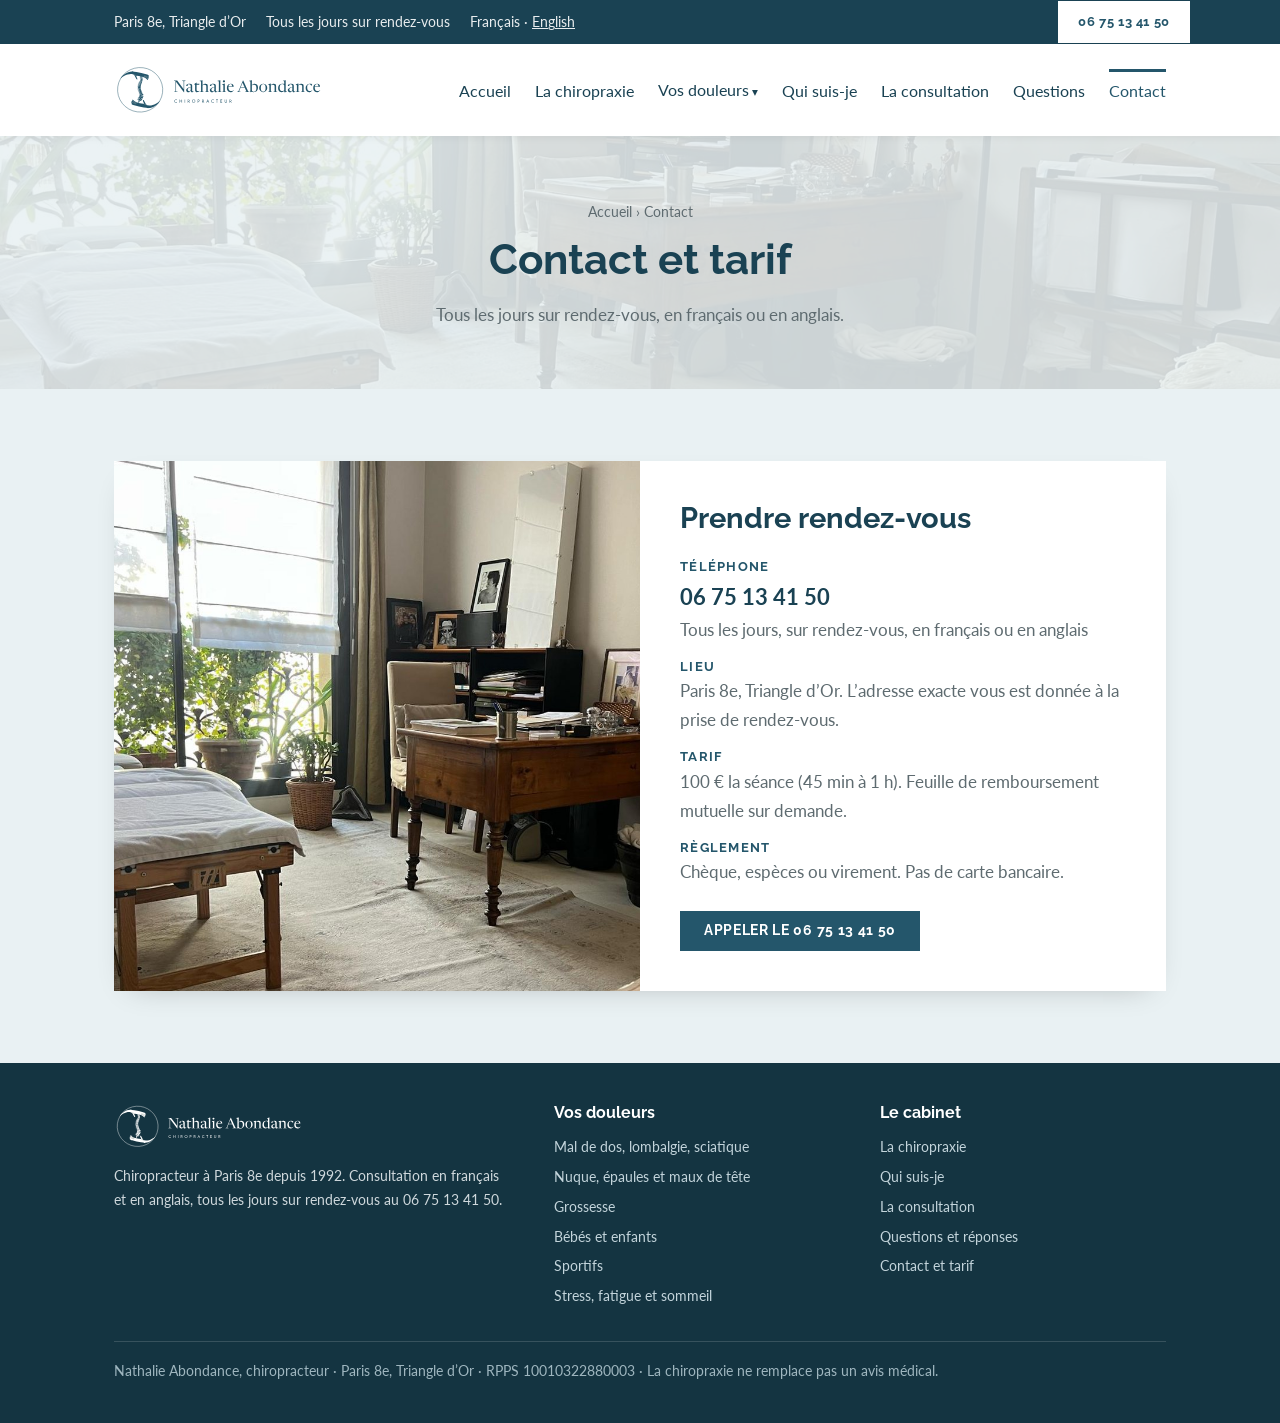
<file: contact.html>
<!doctype html>
<html lang="fr">
<head>
<meta charset="utf-8">
<meta name="viewport" content="width=device-width, initial-scale=1">
<title>Contact, Nathalie Abondance chiropracteur Paris 8e</title>
<meta name="description" content="Prendre rendez-vous avec Nathalie Abondance, chiropracteur à Paris 8e, Triangle d’Or : 06 75 13 41 50, tous les jours. 100 € la séance.">
<link rel="canonical" href="https://nabondance-chiro.fr/contact.html">
<meta property="og:type" content="website">
<meta property="og:locale" content="fr_FR">
<meta property="og:title" content="Contact, Nathalie Abondance chiropracteur Paris 8e">
<meta property="og:description" content="Prendre rendez-vous avec Nathalie Abondance, chiropracteur à Paris 8e, Triangle d’Or : 06 75 13 41 50, tous les jours. 100 € la séance.">
<meta property="og:image" content="https://nabondance-chiro.fr/images/portrait.jpg">
<meta name="theme-color" content="#1A4253">
<link rel="icon" href="logo/favicon.svg" type="image/svg+xml">
<link rel="icon" href="logo/favicon-32.png" sizes="32x32" type="image/png">
<link rel="apple-touch-icon" href="logo/apple-touch-icon.png">
<link rel="preconnect" href="https://fonts.googleapis.com">
<link rel="preconnect" href="https://fonts.gstatic.com" crossorigin>
<link rel="stylesheet" href="https://fonts.googleapis.com/css2?family=Raleway:wght@400;600;700&family=Lato:wght@400;700&display=swap">
<link rel="stylesheet" href="style.css">
</head>

<body>
<div class="barre"><div class="cadre">
  <div class="liens"><span>Paris 8e, Triangle d’Or</span><span>Tous les jours sur rendez-vous</span><span>Français · <a href="en.html" hreflang="en" lang="en">English</a></span></div>
  <a class="bouton" href="tel:+33675134150">06 75 13 41 50</a>
</div></div>
<header class="entete"><div class="cadre">
  <a href="index.html"><img src="logo/logo-bleu.svg" alt="Nathalie Abondance, chiropracteur"></a>
  <nav class="nav"><a href="index.html">Accueil</a><a href="chiropraxie.html">La chiropraxie</a><div class="menu"><a href="pour-qui.html">Vos douleurs</a><div class="sous-menu"><a href="pour-qui.html">Vue d’ensemble</a><a href="mal-de-dos.html">Mal de dos, lombalgie, sciatique</a><a href="nuque-maux-de-tete.html">Nuque, épaules et maux de tête</a><a href="grossesse.html">Grossesse</a><a href="bebes-enfants.html">Bébés et enfants</a><a href="sportifs.html">Sportifs</a><a href="stress-fatigue.html">Stress, fatigue et sommeil</a></div></div><a href="parcours.html">Qui suis-je</a><a href="consultation.html">La consultation</a><a href="questions.html">Questions</a><a class="actif" href="contact.html">Contact</a></nav>
</div></header>
<details class="mobile-nav"><summary>Menu</summary><a href="index.html">Accueil</a><a href="chiropraxie.html">La chiropraxie</a><a href="pour-qui.html">Vos douleurs</a><a href="mal-de-dos.html">· Mal de dos, lombalgie, sciatique</a><a href="nuque-maux-de-tete.html">· Nuque, épaules et maux de tête</a><a href="grossesse.html">· Grossesse</a><a href="bebes-enfants.html">· Bébés et enfants</a><a href="sportifs.html">· Sportifs</a><a href="stress-fatigue.html">· Stress, fatigue et sommeil</a><a href="parcours.html">Qui suis-je</a><a href="consultation.html">La consultation</a><a href="questions.html">Questions</a><a href="contact.html">Contact</a></details>
<main>
<div class="titre-page"><div class="cadre"><p class="fil"><a href="index.html">Accueil</a> › Contact</p><h1>Contact et tarif</h1><p class="chapeau">Tous les jours sur rendez-vous, en français ou en anglais.</p></div></div>
<section class="brume"><div class="cadre">
  <div class="contact-grille">
    <img src="images/cabinet.jpg" alt="Le cabinet">
    <div class="infos-c">
      <h2>Prendre rendez-vous</h2>
      <dl>
        <div><dt>Téléphone</dt><dd><b style="font-size:1.4rem;color:var(--ardoise)">06 75 13 41 50</b><br>Tous les jours, sur rendez-vous, en français ou en anglais</dd></div>
        <div><dt>Lieu</dt><dd>Paris 8e, Triangle d’Or. L’adresse exacte vous est donnée à la prise de rendez-vous.</dd></div>
        <div><dt>Tarif</dt><dd>100 € la séance (45 min à 1 h). Feuille de remboursement mutuelle sur demande.</dd></div>
        <div><dt>Règlement</dt><dd>Chèque, espèces ou virement. Pas de carte bancaire.</dd></div>
      </dl>
      <a class="bouton" href="tel:+33675134150">Appeler le 06 75 13 41 50</a>
    </div>
  </div>
</div></section>
</main>
<footer><div class="cadre">
  <div class="colonnes">
    <div><img src="logo/logo-blanc.svg" alt=""><p>Chiropracteur à Paris 8e depuis 1992. Consultation en français et en anglais, tous les jours sur rendez-vous au 06 75 13 41 50.</p></div>
    <div><h4>Vos douleurs</h4><a href="mal-de-dos.html">Mal de dos, lombalgie, sciatique</a><a href="nuque-maux-de-tete.html">Nuque, épaules et maux de tête</a><a href="grossesse.html">Grossesse</a><a href="bebes-enfants.html">Bébés et enfants</a><a href="sportifs.html">Sportifs</a><a href="stress-fatigue.html">Stress, fatigue et sommeil</a></div>
    <div><h4>Le cabinet</h4><a href="chiropraxie.html">La chiropraxie</a><a href="parcours.html">Qui suis-je</a><a href="consultation.html">La consultation</a><a href="questions.html">Questions et réponses</a><a href="contact.html">Contact et tarif</a></div>
  </div>
  <p class="bas">Nathalie Abondance, chiropracteur · Paris 8e, Triangle d’Or · RPPS 10010322880003 · La chiropraxie ne remplace pas un avis médical.</p>
</div></footer>
</body>
</html>
</file>
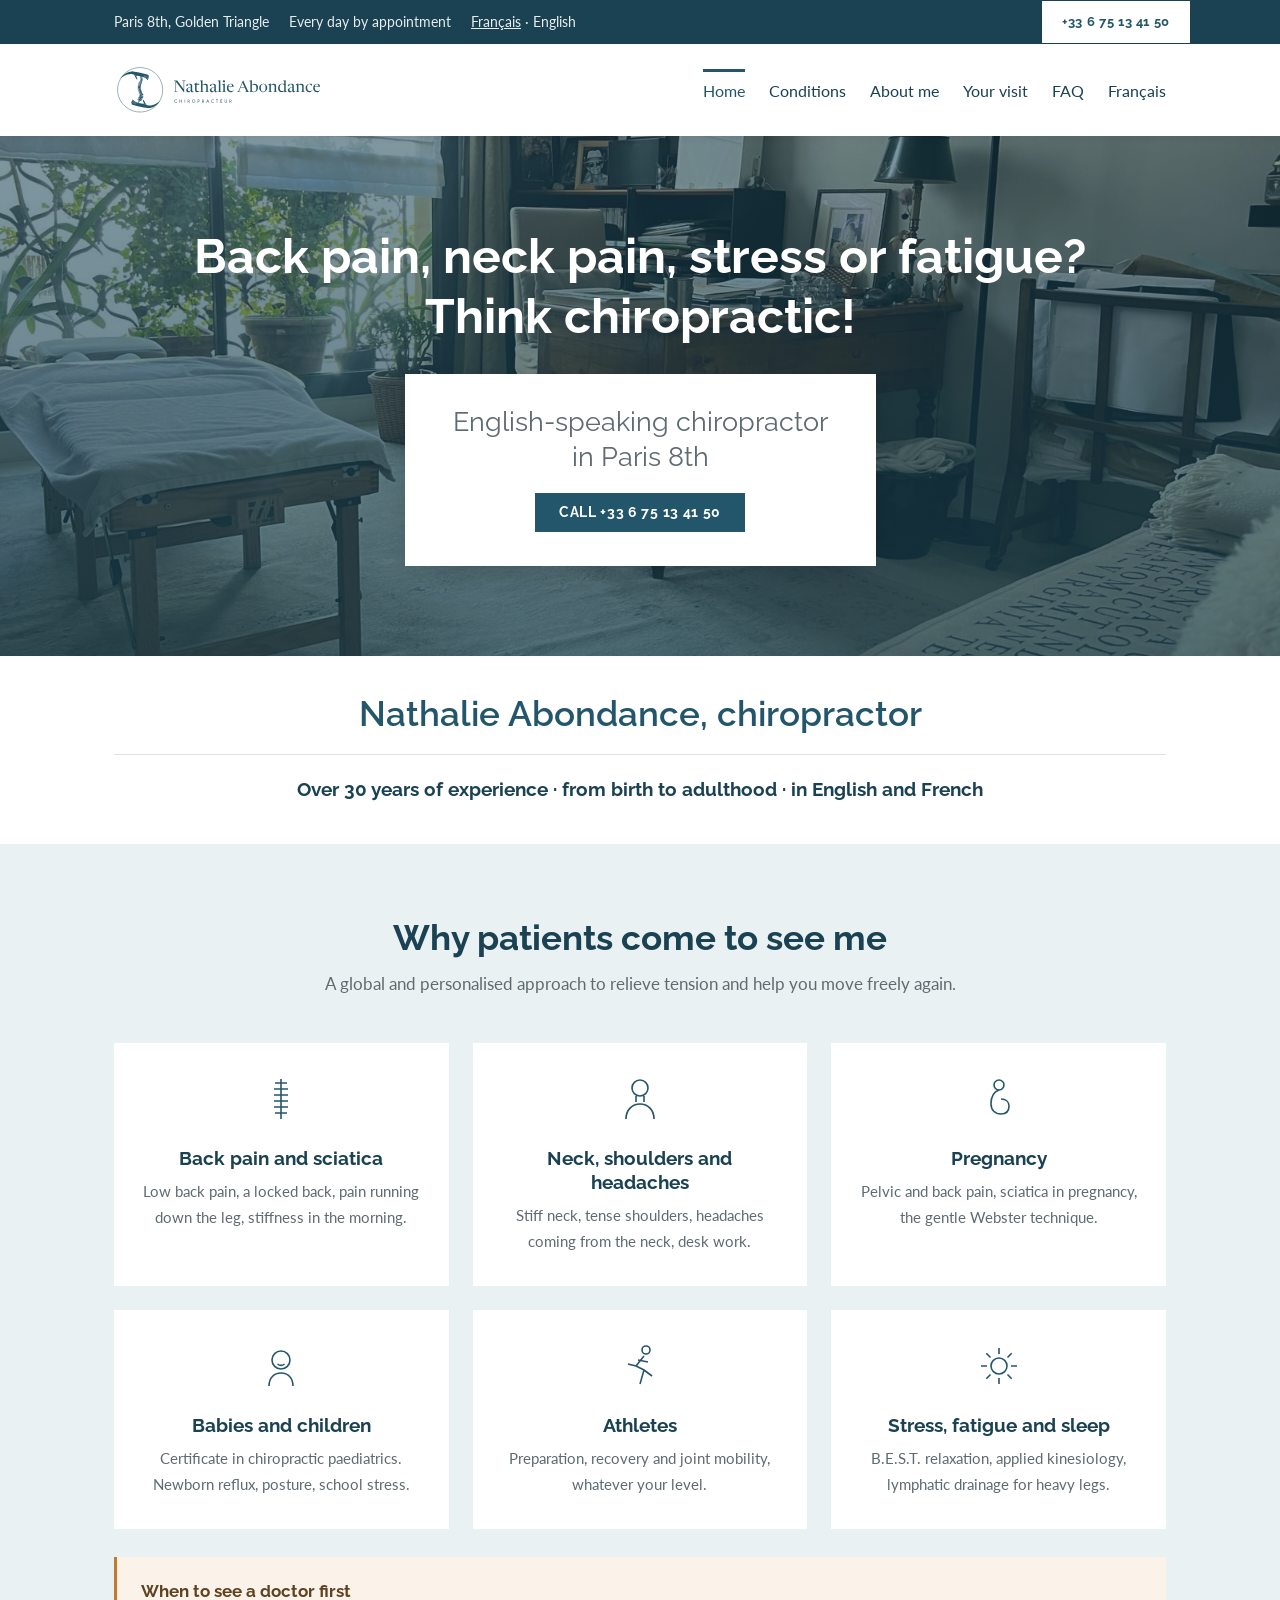
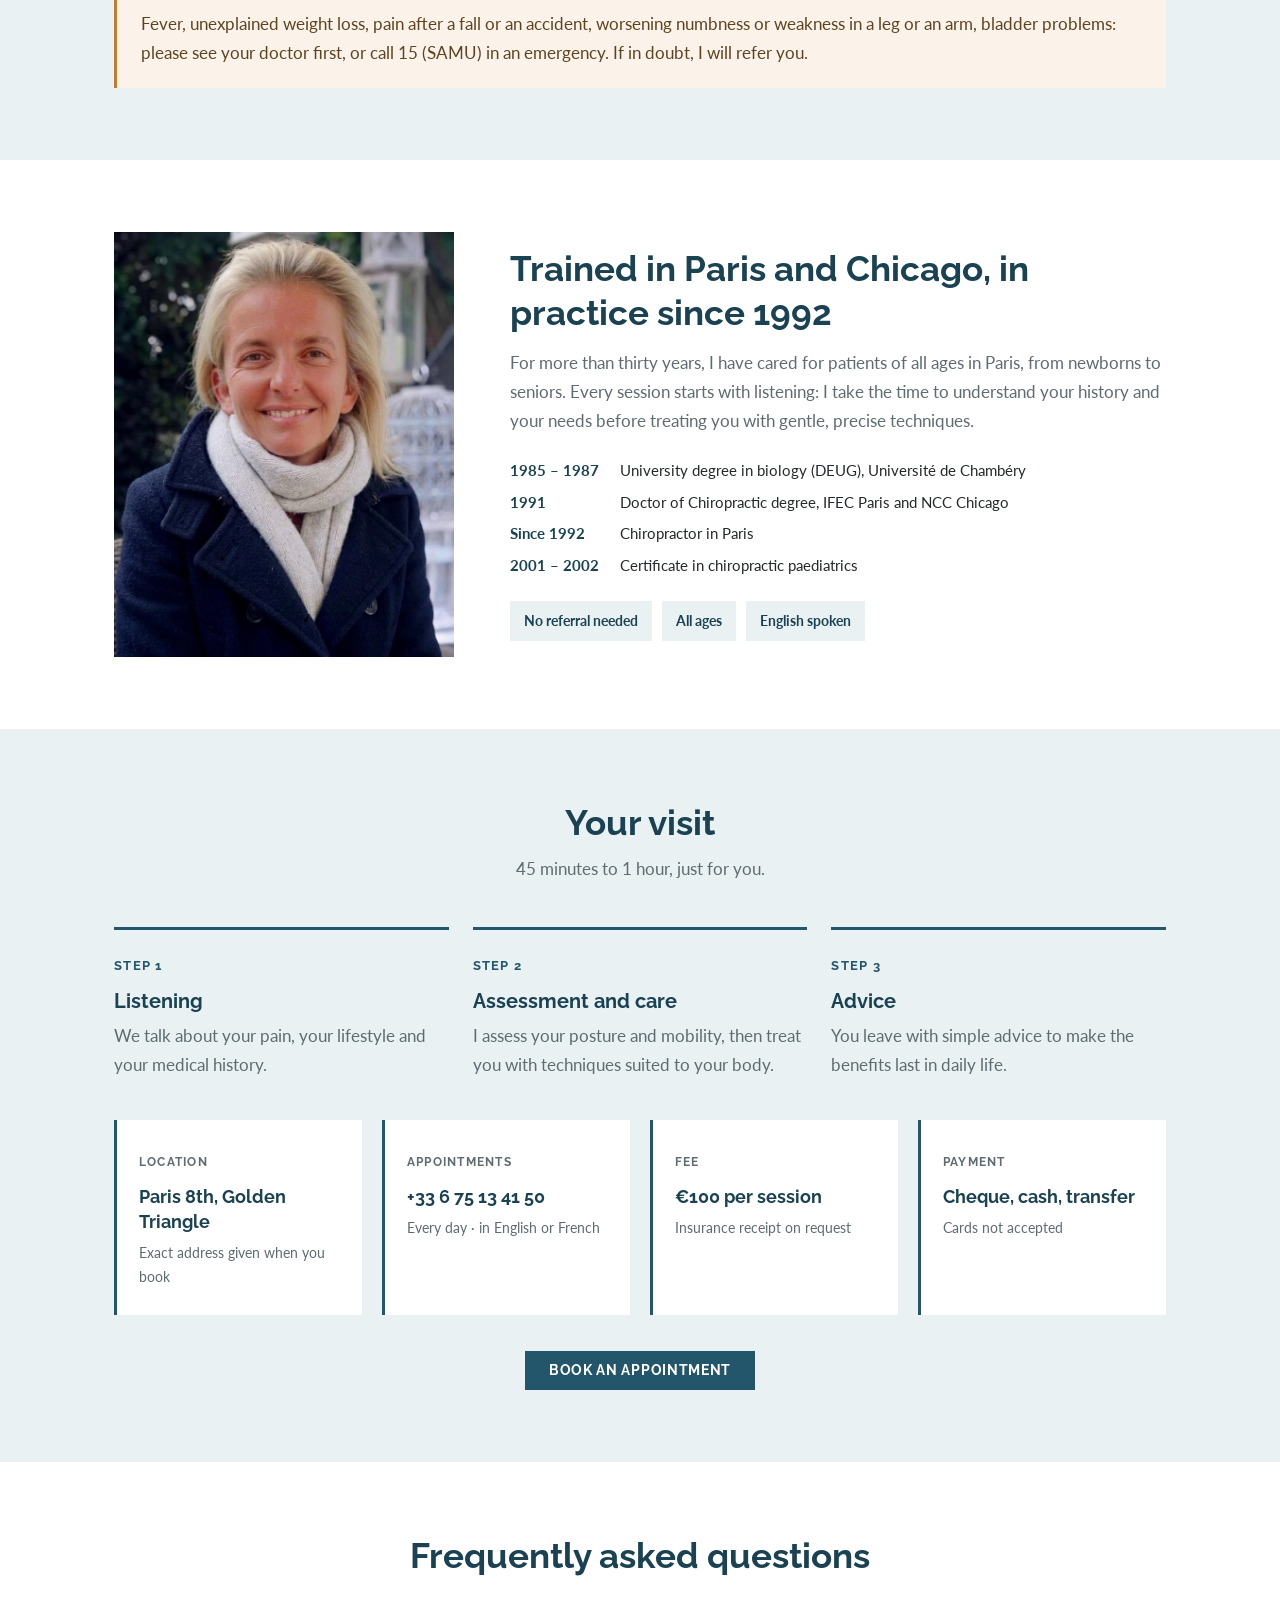
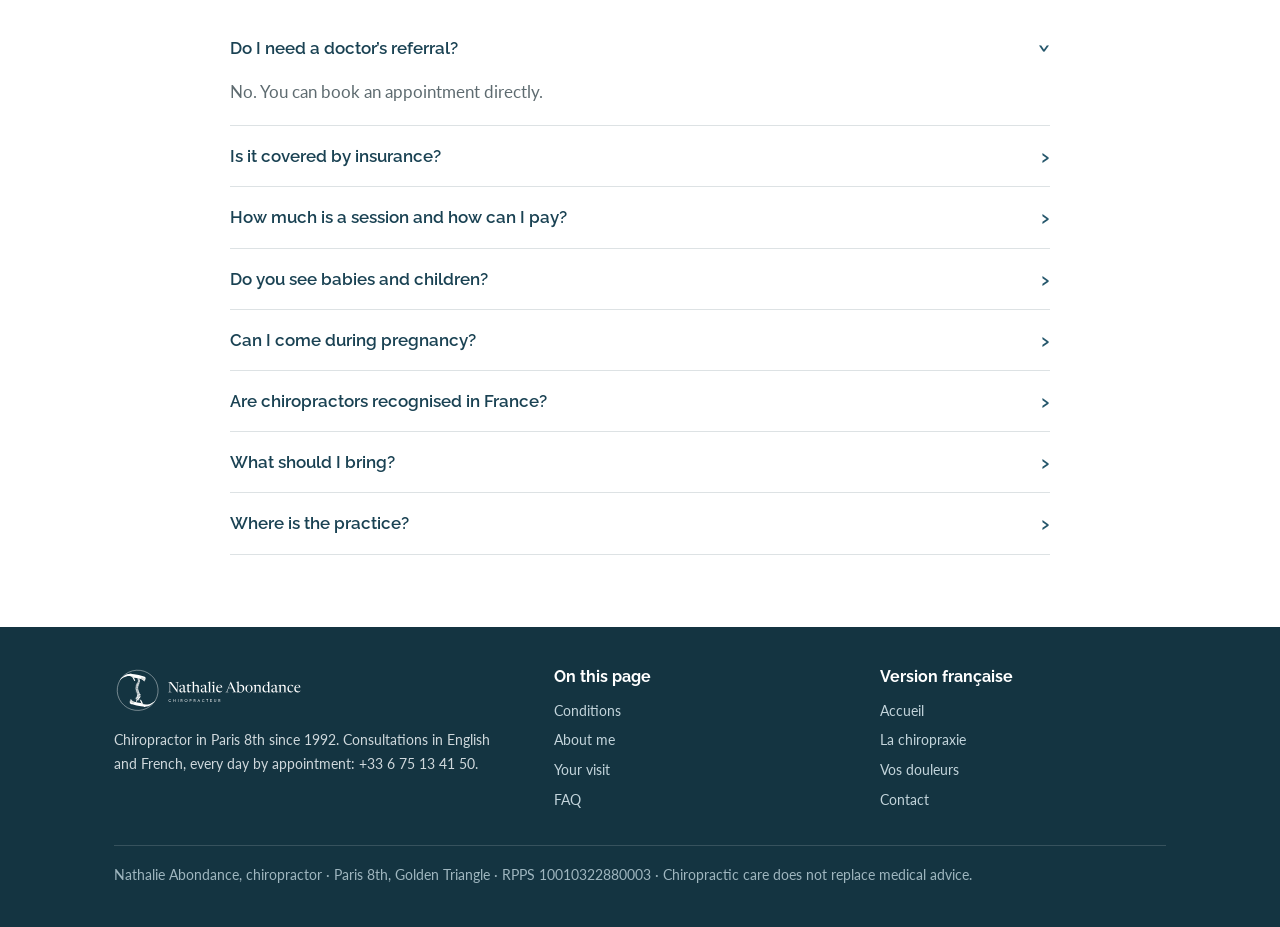
<file: en.html>
<!doctype html>
<html lang="en">
<head>
<meta charset="utf-8">
<meta name="viewport" content="width=device-width, initial-scale=1">
<title>Nathalie Abondance, English-speaking chiropractor in Paris 8th</title>
<meta name="description" content="Nathalie Abondance, English-speaking chiropractor in Paris 8th arrondissement (Golden Triangle), trained in Paris and Chicago, in practice since 1992. Back and neck pain, stress, pregnancy, babies and children. €100 per session, by appointment.">
<link rel="canonical" href="https://nabondance-chiro.fr/en.html">
<link rel="alternate" hreflang="fr" href="https://nabondance-chiro.fr/">
<link rel="alternate" hreflang="en" href="https://nabondance-chiro.fr/en.html">
<link rel="alternate" hreflang="x-default" href="https://nabondance-chiro.fr/">
<meta property="og:type" content="website">
<meta property="og:locale" content="en_GB">
<meta property="og:title" content="Nathalie Abondance, English-speaking chiropractor in Paris 8th">
<meta property="og:description" content="Nathalie Abondance, English-speaking chiropractor in Paris 8th arrondissement (Golden Triangle), trained in Paris and Chicago, in practice since 1992. Back and neck pain, stress, pregnancy, babies and children. €100 per session, by appointment.">
<meta property="og:image" content="https://nabondance-chiro.fr/images/portrait.jpg">
<meta name="theme-color" content="#1A4253">
<link rel="icon" href="logo/favicon.svg" type="image/svg+xml">
<link rel="icon" href="logo/favicon-32.png" sizes="32x32" type="image/png">
<link rel="apple-touch-icon" href="logo/apple-touch-icon.png">
<link rel="preconnect" href="https://fonts.googleapis.com">
<link rel="preconnect" href="https://fonts.gstatic.com" crossorigin>
<link rel="stylesheet" href="https://fonts.googleapis.com/css2?family=Raleway:wght@400;600;700&family=Lato:wght@400;700&display=swap">
<link rel="stylesheet" href="style.css">
<script type="application/ld+json">
{
  "@context": "https://schema.org",
  "@type": "MedicalBusiness",
  "name": "Nathalie Abondance, chiropracteur",
  "description": "Cabinet de chiropraxie à Paris 8e, Triangle d'Or. Depuis 1992. Adultes, femmes enceintes, nourrissons et enfants. Consultation en français et en anglais.",
  "url": "https://nabondance-chiro.fr/",
  "image": "https://nabondance-chiro.fr/images/portrait.jpg",
  "logo": "https://nabondance-chiro.fr/logo/logo.svg",
  "telephone": "+33675134150",
  "priceRange": "100 €",
  "currenciesAccepted": "EUR",
  "paymentAccepted": "Chèque, espèces, virement bancaire",
  "availableLanguage": ["fr", "en"],
  "address": {
    "@type": "PostalAddress",
    "postalCode": "75008",
    "addressLocality": "Paris",
    "addressRegion": "Île-de-France",
    "addressCountry": "FR"
  },
  "areaServed": "Paris",
  "founder": {
    "@type": "Person",
    "name": "Nathalie Abondance",
    "jobTitle": "Chiropracteur",
    "knowsLanguage": ["fr", "en"],
    "alumniOf": [
      {"@type": "EducationalOrganization", "name": "IFEC, Institut Franco-Européen de Chiropraxie, Paris"},
      {"@type": "EducationalOrganization", "name": "NCC, Chicago"}
    ]
  },
  "makesOffer": {
    "@type": "Offer",
    "name": "Séance de chiropraxie (45 min à 1 h)",
    "price": "100",
    "priceCurrency": "EUR"
  }
}
</script>
</head>
<body>
<div class="barre"><div class="cadre">
  <div class="liens"><span>Paris 8th, Golden Triangle</span><span>Every day by appointment</span><span><a href="index.html" hreflang="fr" lang="fr">Français</a> · English</span></div>
  <a class="bouton" href="tel:+33675134150">+33 6 75 13 41 50</a>
</div></div>
<header class="entete"><div class="cadre">
  <a href="en.html"><img src="logo/logo-bleu.svg" alt="Nathalie Abondance, chiropractor"></a>
  <nav class="nav"><a class="actif" href="#top">Home</a><a href="#conditions">Conditions</a><a href="#about">About me</a><a href="#visit">Your visit</a><a href="#faq">FAQ</a><a href="index.html" hreflang="fr" lang="fr">Français</a></nav>
</div></header>
<details class="mobile-nav"><summary>Menu</summary><a href="#conditions">Conditions</a><a href="#about">About me</a><a href="#visit">Your visit</a><a href="#faq">FAQ</a><a href="index.html" lang="fr">Français</a></details>
<main id="top">
<div class="heros"><div class="cadre">
  <h1>Back pain, neck pain, stress or fatigue?<br>Think chiropractic!</h1>
  <div class="boite"><p>English-speaking chiropractor<br>in Paris 8th</p><a class="bouton" href="tel:+33675134150">Call +33 6 75 13 41 50</a></div>
</div></div>
<div class="cadre bandeau">
  <h2>Nathalie Abondance, chiropractor</h2>
  <p>Over 30 years of experience · from birth to adulthood · in English and French</p>
</div>
<section class="brume" id="conditions"><div class="cadre">
  <h2 class="titre">Why patients come to see me</h2>
  <p class="sous">A global and personalised approach to relieve tension and help you move freely again.</p>
  <div class="cartes"><div class="carte"><svg viewBox="0 0 48 48"><path d="M24 4v40"/><path d="M18 8h12M17 14h14M17 20h14M17 26h14M17 32h14M18 38h12"/></svg><h3>Back pain and sciatica</h3><p>Low back pain, a locked back, pain running down the leg, stiffness in the morning.</p></div><div class="carte"><svg viewBox="0 0 48 48"><circle cx="24" cy="13" r="8"/><path d="M20 21v6M28 21v6M10 44c0-9 6-15 14-15s14 6 14 15"/></svg><h3>Neck, shoulders and headaches</h3><p>Stiff neck, tense shoulders, headaches coming from the neck, desk work.</p></div><div class="carte"><svg viewBox="0 0 48 48"><circle cx="24" cy="10" r="5"/><path d="M24 15c-6 2-8 8-8 14s4 10 10 10 8-4 8-8-3-7-8-7"/></svg><h3>Pregnancy</h3><p>Pelvic and back pain, sciatica in pregnancy, the gentle Webster technique.</p></div><div class="carte"><svg viewBox="0 0 48 48"><circle cx="24" cy="18" r="9"/><path d="M20 17h.1M28 17h.1M20.5 22c2 1.6 5 1.6 7 0M12 44c0-8 5-13 12-13s12 5 12 13"/></svg><h3>Babies and children</h3><p>Certificate in chiropractic paediatrics. Newborn reflux, posture, school stress.</p></div><div class="carte"><svg viewBox="0 0 48 48"><circle cx="30" cy="8" r="4"/><path d="M28 14l-8 10 8 4-4 14M20 24l-8-2M28 28l8 6M22 18l10 2"/></svg><h3>Athletes</h3><p>Preparation, recovery and joint mobility, whatever your level.</p></div><div class="carte"><svg viewBox="0 0 48 48"><circle cx="24" cy="24" r="8"/><path d="M24 6v6M24 36v6M6 24h6M36 24h6M11.3 11.3l4.2 4.2M32.5 32.5l4.2 4.2M36.7 11.3l-4.2 4.2M15.5 32.5l-4.2 4.2"/></svg><h3>Stress, fatigue and sleep</h3><p>B.E.S.T. relaxation, applied kinesiology, lymphatic drainage for heavy legs.</p></div></div>
  <div class="encart alerte"><b>When to see a doctor first</b>Fever, unexplained weight loss, pain after a fall or an accident, worsening numbness or weakness in a leg or an arm, bladder problems: please see your doctor first, or call 15 (SAMU) in an emergency. If in doubt, I will refer you.</div>
</div></section>
<section id="about"><div class="cadre qui">
  <img src="images/portrait.jpg" alt="Nathalie Abondance, chiropractor in Paris">
  <div>
    <h2>Trained in Paris and Chicago, in practice since 1992</h2>
    <p>For more than thirty years, I have cared for patients of all ages in Paris, from newborns to seniors. Every session starts with listening: I take the time to understand your history and your needs before treating you with gentle, precise techniques.</p>
    <ul class="dates">
      <li><b>1985 – 1987</b>University degree in biology (DEUG), Université de Chambéry</li>
      <li><b>1991</b>Doctor of Chiropractic degree, IFEC Paris and NCC Chicago</li>
      <li><b>Since 1992</b>Chiropractor in Paris</li>
      <li><b>2001 – 2002</b>Certificate in chiropractic paediatrics</li>
    </ul>
    <div class="badges"><span>No referral needed</span><span>All ages</span><span>English spoken</span></div>
  </div>
</div></section>
<section class="brume" id="visit"><div class="cadre">
  <h2 class="titre">Your visit</h2>
  <p class="sous">45 minutes to 1 hour, just for you.</p>
  <div class="etapes">
    <div class="etape"><span>Step 1</span><h3>Listening</h3><p>We talk about your pain, your lifestyle and your medical history.</p></div>
    <div class="etape"><span>Step 2</span><h3>Assessment and care</h3><p>I assess your posture and mobility, then treat you with techniques suited to your body.</p></div>
    <div class="etape"><span>Step 3</span><h3>Advice</h3><p>You leave with simple advice to make the benefits last in daily life.</p></div>
  </div>
  <div class="infos">
    <div class="info"><b>Location</b><p>Paris 8th, Golden Triangle</p><small>Exact address given when you book</small></div>
    <div class="info"><b>Appointments</b><p>+33 6 75 13 41 50</p><small>Every day · in English or French</small></div>
    <div class="info"><b>Fee</b><p>€100 per session</p><small>Insurance receipt on request</small></div>
    <div class="info"><b>Payment</b><p>Cheque, cash, transfer</p><small>Cards not accepted</small></div>
  </div>
  <p class="centre"><a class="bouton" href="tel:+33675134150">Book an appointment</a></p>
</div></section>
<section id="faq"><div class="cadre">
  <h2 class="titre">Frequently asked questions</h2>
  <div class="faq"><details open><summary>Do I need a doctor’s referral?</summary><p>No. You can book an appointment directly.</p></details><details><summary>Is it covered by insurance?</summary><p>Chiropractic care is not covered by the French national health system, but many private insurers and French “mutuelles” reimburse all or part of the sessions. A receipt for your insurance is provided on request.</p></details><details><summary>How much is a session and how can I pay?</summary><p>€100 per session, lasting 45 minutes to 1 hour. Payment by cheque, in cash or by bank transfer. Cards are not accepted.</p></details><details><summary>Do you see babies and children?</summary><p>Yes, I see patients of all ages and hold a certificate in chiropractic paediatrics. For babies under 6 months, French law requires a medical certificate of no contraindication.</p></details><details><summary>Can I come during pregnancy?</summary><p>Yes, in every trimester. I use the Webster technique, a gentle approach to the pelvis, with positions adapted to your pregnancy.</p></details><details><summary>Are chiropractors recognised in France?</summary><p>Yes. The title of chiropractor has been recognised by French law since 4 March 2002, and practice has been regulated by decree since 2011.</p></details><details><summary>What should I bring?</summary><p>Any recent scans or reports (X-rays, MRI), a list of your current treatments and comfortable clothing.</p></details><details><summary>Where is the practice?</summary><p>In Paris 8th arrondissement, in the Golden Triangle. The exact address is given when you book.</p></details></div>
</div></section>
</main>
<footer><div class="cadre">
  <div class="colonnes">
    <div><img src="logo/logo-blanc.svg" alt=""><p>Chiropractor in Paris 8th since 1992. Consultations in English and French, every day by appointment: +33 6 75 13 41 50.</p></div>
    <div><h4>On this page</h4><a href="#conditions">Conditions</a><a href="#about">About me</a><a href="#visit">Your visit</a><a href="#faq">FAQ</a></div>
    <div><h4>Version française</h4><a href="index.html" lang="fr">Accueil</a><a href="chiropraxie.html" lang="fr">La chiropraxie</a><a href="pour-qui.html" lang="fr">Vos douleurs</a><a href="contact.html" lang="fr">Contact</a></div>
  </div>
  <p class="bas">Nathalie Abondance, chiropractor · Paris 8th, Golden Triangle · RPPS 10010322880003 · Chiropractic care does not replace medical advice.</p>
</div></footer>
</body>
</html>
</file>
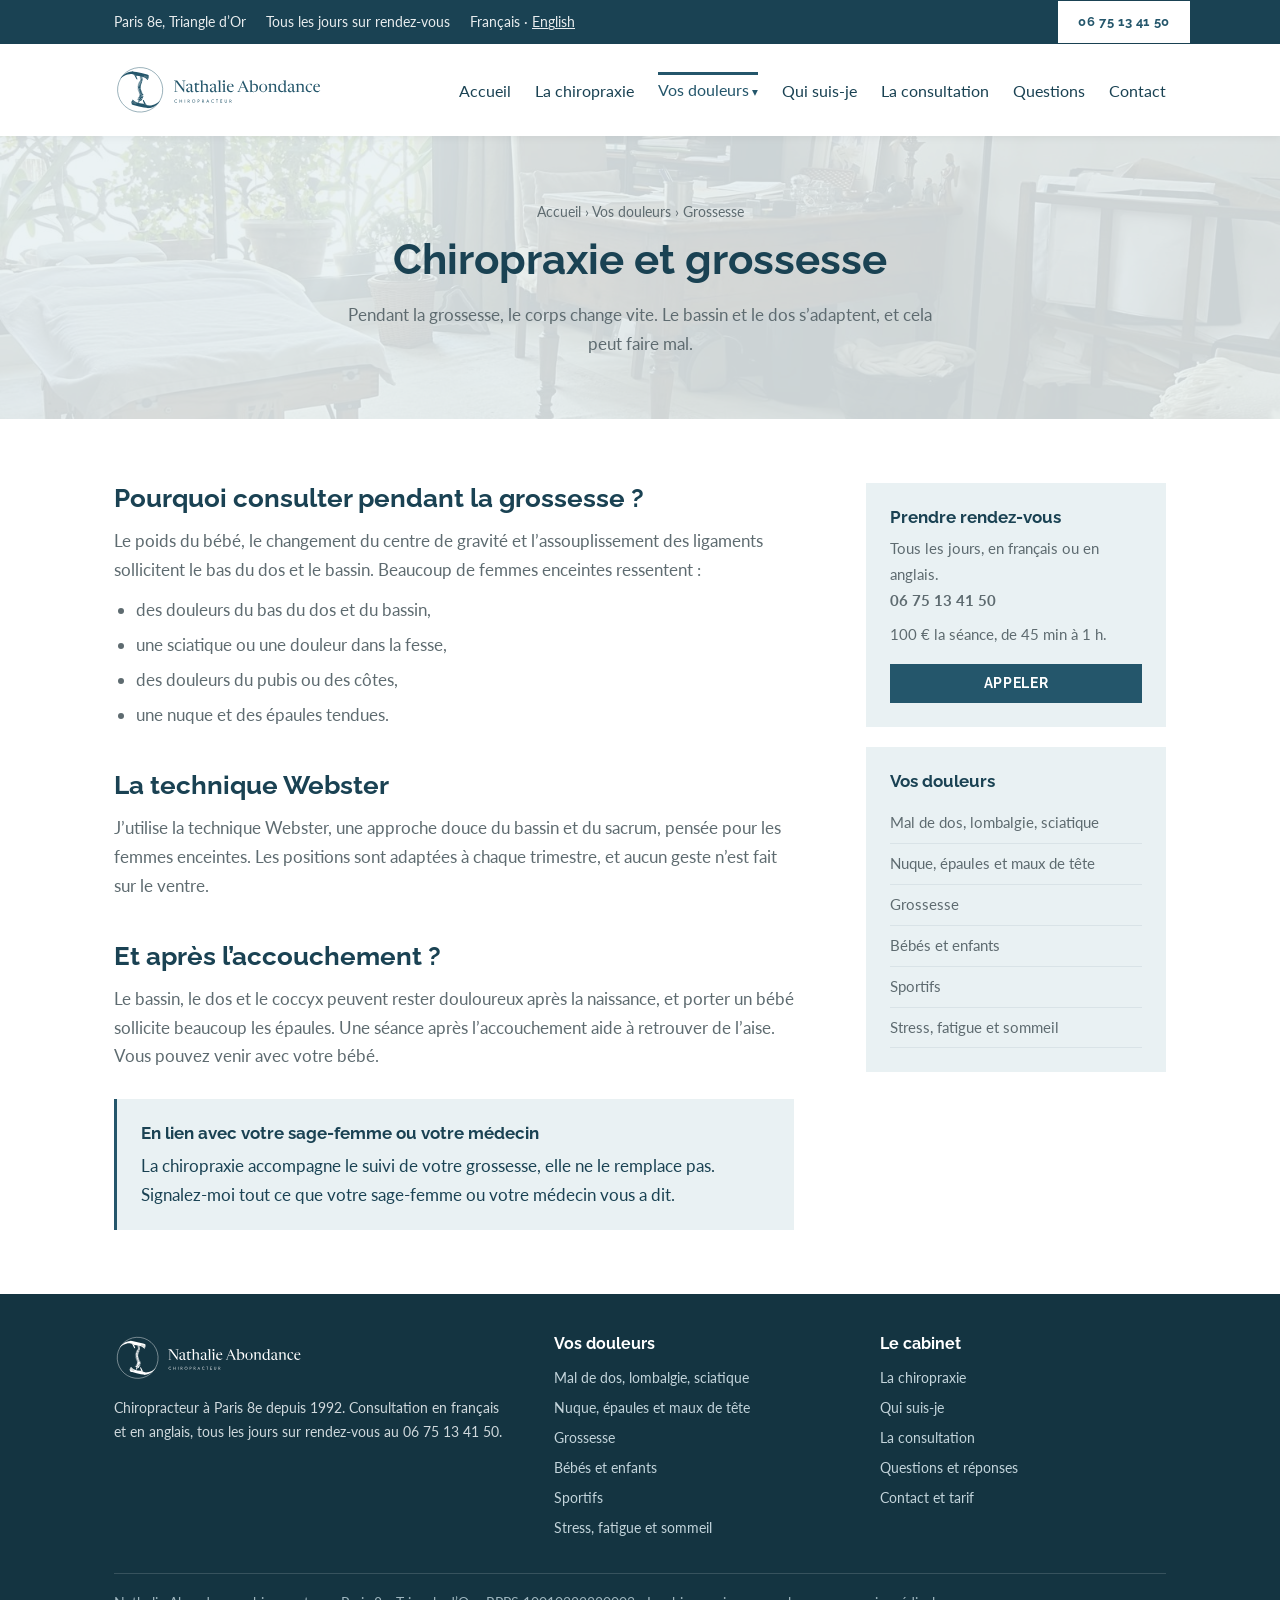
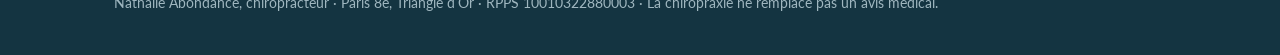
<file: grossesse.html>
<!doctype html>
<html lang="fr">
<head>
<meta charset="utf-8">
<meta name="viewport" content="width=device-width, initial-scale=1">
<title>Chiropraxie et grossesse, Nathalie Abondance chiropracteur Paris 8e</title>
<meta name="description" content="Chiropraxie pendant la grossesse et après l’accouchement, technique Webster. Nathalie Abondance, chiropracteur à Paris 8e.">
<link rel="canonical" href="https://nabondance-chiro.fr/grossesse.html">
<meta property="og:type" content="website">
<meta property="og:locale" content="fr_FR">
<meta property="og:title" content="Chiropraxie et grossesse, Nathalie Abondance chiropracteur Paris 8e">
<meta property="og:description" content="Chiropraxie pendant la grossesse et après l’accouchement, technique Webster. Nathalie Abondance, chiropracteur à Paris 8e.">
<meta property="og:image" content="https://nabondance-chiro.fr/images/portrait.jpg">
<meta name="theme-color" content="#1A4253">
<link rel="icon" href="logo/favicon.svg" type="image/svg+xml">
<link rel="icon" href="logo/favicon-32.png" sizes="32x32" type="image/png">
<link rel="apple-touch-icon" href="logo/apple-touch-icon.png">
<link rel="preconnect" href="https://fonts.googleapis.com">
<link rel="preconnect" href="https://fonts.gstatic.com" crossorigin>
<link rel="stylesheet" href="https://fonts.googleapis.com/css2?family=Raleway:wght@400;600;700&family=Lato:wght@400;700&display=swap">
<link rel="stylesheet" href="style.css">
</head>

<body>
<div class="barre"><div class="cadre">
  <div class="liens"><span>Paris 8e, Triangle d’Or</span><span>Tous les jours sur rendez-vous</span><span>Français · <a href="en.html" hreflang="en" lang="en">English</a></span></div>
  <a class="bouton" href="tel:+33675134150">06 75 13 41 50</a>
</div></div>
<header class="entete"><div class="cadre">
  <a href="index.html"><img src="logo/logo-bleu.svg" alt="Nathalie Abondance, chiropracteur"></a>
  <nav class="nav"><a href="index.html">Accueil</a><a href="chiropraxie.html">La chiropraxie</a><div class="menu"><a class="actif" href="pour-qui.html">Vos douleurs</a><div class="sous-menu"><a href="pour-qui.html">Vue d’ensemble</a><a href="mal-de-dos.html">Mal de dos, lombalgie, sciatique</a><a href="nuque-maux-de-tete.html">Nuque, épaules et maux de tête</a><a href="grossesse.html">Grossesse</a><a href="bebes-enfants.html">Bébés et enfants</a><a href="sportifs.html">Sportifs</a><a href="stress-fatigue.html">Stress, fatigue et sommeil</a></div></div><a href="parcours.html">Qui suis-je</a><a href="consultation.html">La consultation</a><a href="questions.html">Questions</a><a href="contact.html">Contact</a></nav>
</div></header>
<details class="mobile-nav"><summary>Menu</summary><a href="index.html">Accueil</a><a href="chiropraxie.html">La chiropraxie</a><a href="pour-qui.html">Vos douleurs</a><a href="mal-de-dos.html">· Mal de dos, lombalgie, sciatique</a><a href="nuque-maux-de-tete.html">· Nuque, épaules et maux de tête</a><a href="grossesse.html">· Grossesse</a><a href="bebes-enfants.html">· Bébés et enfants</a><a href="sportifs.html">· Sportifs</a><a href="stress-fatigue.html">· Stress, fatigue et sommeil</a><a href="parcours.html">Qui suis-je</a><a href="consultation.html">La consultation</a><a href="questions.html">Questions</a><a href="contact.html">Contact</a></details>
<main>
<div class="titre-page"><div class="cadre"><p class="fil"><a href="index.html">Accueil</a> › <a href="pour-qui.html">Vos douleurs</a> › Grossesse</p><h1>Chiropraxie et grossesse</h1><p class="chapeau">Pendant la grossesse, le corps change vite. Le bassin et le dos s’adaptent, et cela peut faire mal.</p></div></div><div class="cadre article"><div class="corps"><h2>Pourquoi consulter pendant la grossesse ?</h2>
<p>Le poids du bébé, le changement du centre de gravité et l’assouplissement des ligaments sollicitent le bas du dos et le bassin. Beaucoup de femmes enceintes ressentent :</p>
<ul>
<li>des douleurs du bas du dos et du bassin,</li>
<li>une sciatique ou une douleur dans la fesse,</li>
<li>des douleurs du pubis ou des côtes,</li>
<li>une nuque et des épaules tendues.</li>
</ul>
<h2>La technique Webster</h2>
<p>J’utilise la technique Webster, une approche douce du bassin et du sacrum, pensée pour les femmes enceintes. Les positions sont adaptées à chaque trimestre, et aucun geste n’est fait sur le ventre.</p>
<h2>Et après l’accouchement ?</h2>
<p>Le bassin, le dos et le coccyx peuvent rester douloureux après la naissance, et porter un bébé sollicite beaucoup les épaules. Une séance après l’accouchement aide à retrouver de l’aise. Vous pouvez venir avec votre bébé.</p>
<div class="encart"><b>En lien avec votre sage-femme ou votre médecin</b>La chiropraxie accompagne le suivi de votre grossesse, elle ne le remplace pas. Signalez-moi tout ce que votre sage-femme ou votre médecin vous a dit.</div></div><aside class="cote">
<div class="bloc"><h3>Prendre rendez-vous</h3><p>Tous les jours, en français ou en anglais.<br><b>06 75 13 41 50</b></p><p>100 € la séance, de 45 min à 1 h.</p><a class="bouton" href="tel:+33675134150">Appeler</a></div>
<div class="bloc"><h3>Vos douleurs</h3><ul><li><a href="mal-de-dos.html">Mal de dos, lombalgie, sciatique</a></li><li><a href="nuque-maux-de-tete.html">Nuque, épaules et maux de tête</a></li><li><a href="grossesse.html">Grossesse</a></li><li><a href="bebes-enfants.html">Bébés et enfants</a></li><li><a href="sportifs.html">Sportifs</a></li><li><a href="stress-fatigue.html">Stress, fatigue et sommeil</a></li></ul></div>
</aside></div>
</main>
<footer><div class="cadre">
  <div class="colonnes">
    <div><img src="logo/logo-blanc.svg" alt=""><p>Chiropracteur à Paris 8e depuis 1992. Consultation en français et en anglais, tous les jours sur rendez-vous au 06 75 13 41 50.</p></div>
    <div><h4>Vos douleurs</h4><a href="mal-de-dos.html">Mal de dos, lombalgie, sciatique</a><a href="nuque-maux-de-tete.html">Nuque, épaules et maux de tête</a><a href="grossesse.html">Grossesse</a><a href="bebes-enfants.html">Bébés et enfants</a><a href="sportifs.html">Sportifs</a><a href="stress-fatigue.html">Stress, fatigue et sommeil</a></div>
    <div><h4>Le cabinet</h4><a href="chiropraxie.html">La chiropraxie</a><a href="parcours.html">Qui suis-je</a><a href="consultation.html">La consultation</a><a href="questions.html">Questions et réponses</a><a href="contact.html">Contact et tarif</a></div>
  </div>
  <p class="bas">Nathalie Abondance, chiropracteur · Paris 8e, Triangle d’Or · RPPS 10010322880003 · La chiropraxie ne remplace pas un avis médical.</p>
</div></footer>
</body>
</html>
</file>
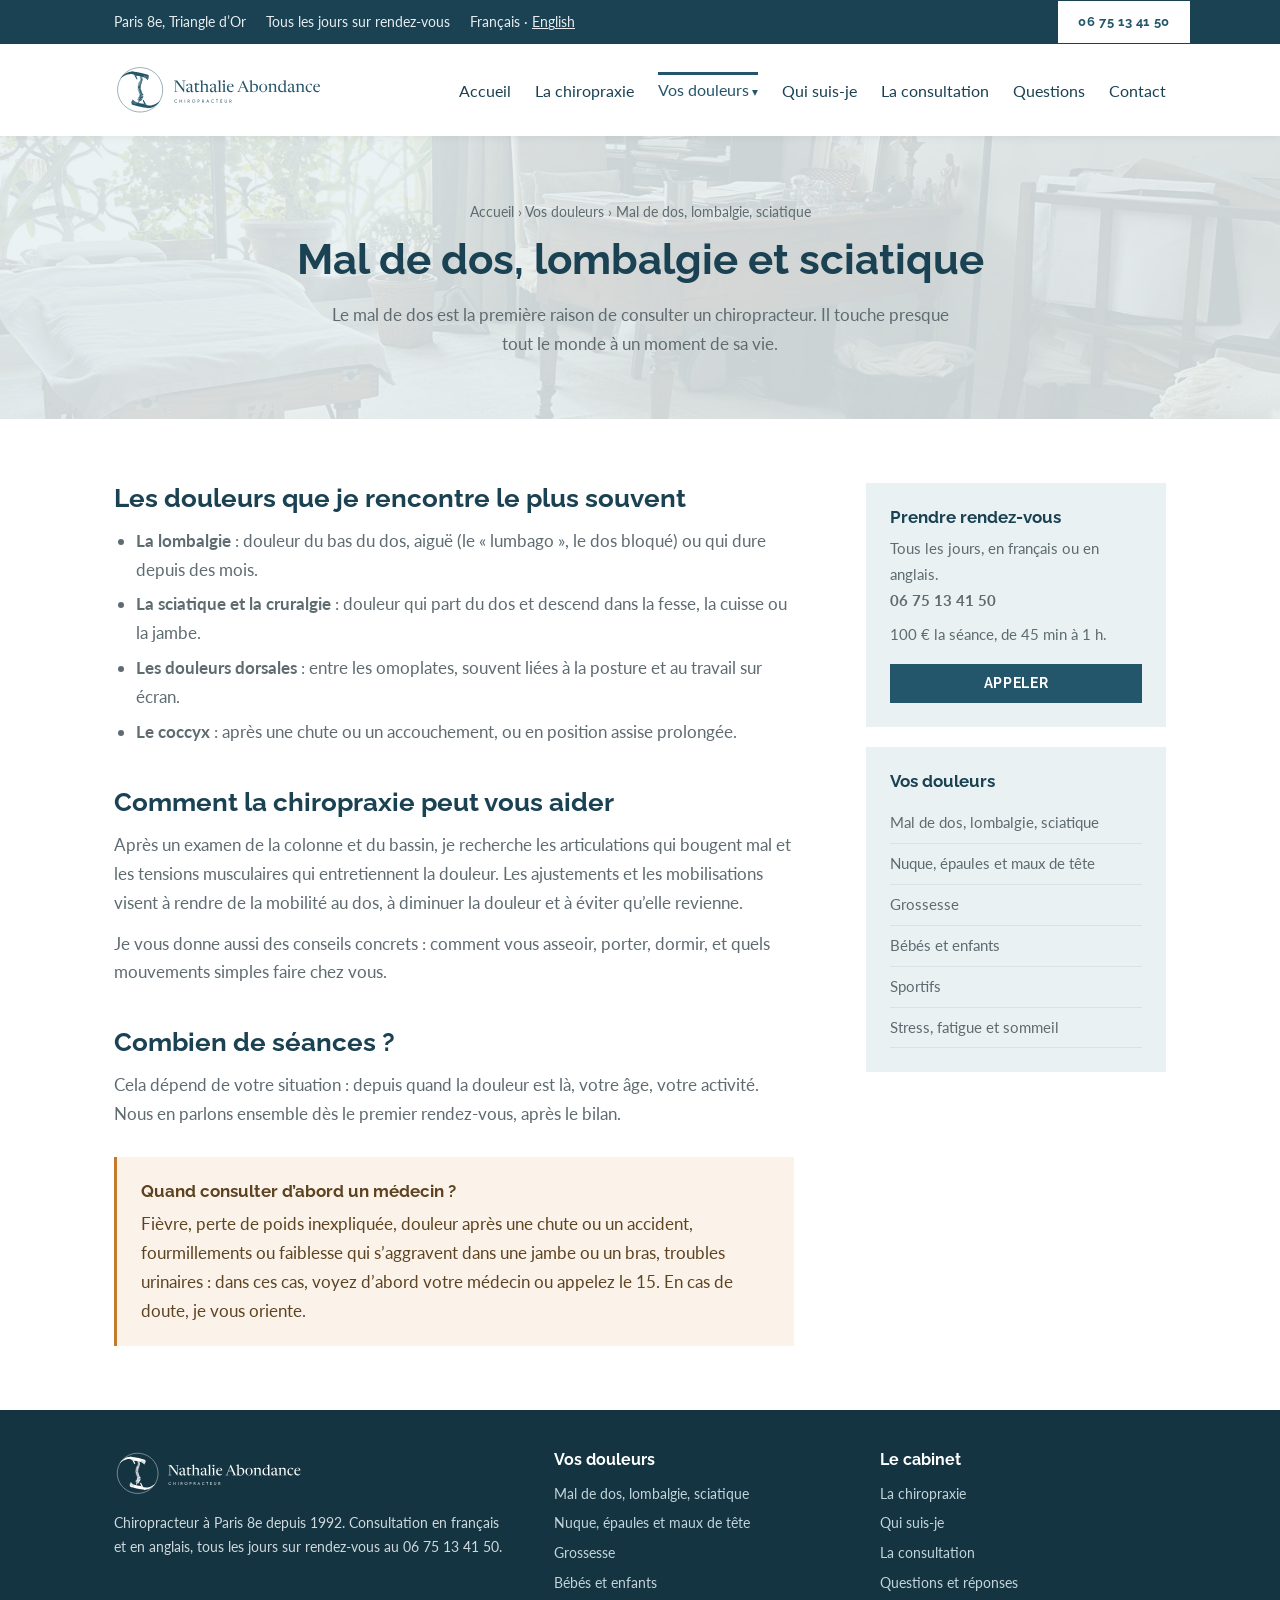
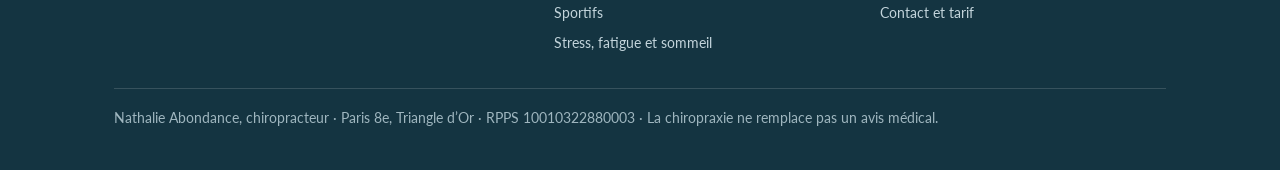
<file: mal-de-dos.html>
<!doctype html>
<html lang="fr">
<head>
<meta charset="utf-8">
<meta name="viewport" content="width=device-width, initial-scale=1">
<title>Mal de dos, lombalgie et sciatique, Nathalie Abondance chiropracteur Paris 8e</title>
<meta name="description" content="Lombalgie, lumbago, sciatique, douleurs dorsales : comment la chiropraxie peut vous aider. Nathalie Abondance, chiropracteur à Paris 8e.">
<link rel="canonical" href="https://nabondance-chiro.fr/mal-de-dos.html">
<meta property="og:type" content="website">
<meta property="og:locale" content="fr_FR">
<meta property="og:title" content="Mal de dos, lombalgie et sciatique, Nathalie Abondance chiropracteur Paris 8e">
<meta property="og:description" content="Lombalgie, lumbago, sciatique, douleurs dorsales : comment la chiropraxie peut vous aider. Nathalie Abondance, chiropracteur à Paris 8e.">
<meta property="og:image" content="https://nabondance-chiro.fr/images/portrait.jpg">
<meta name="theme-color" content="#1A4253">
<link rel="icon" href="logo/favicon.svg" type="image/svg+xml">
<link rel="icon" href="logo/favicon-32.png" sizes="32x32" type="image/png">
<link rel="apple-touch-icon" href="logo/apple-touch-icon.png">
<link rel="preconnect" href="https://fonts.googleapis.com">
<link rel="preconnect" href="https://fonts.gstatic.com" crossorigin>
<link rel="stylesheet" href="https://fonts.googleapis.com/css2?family=Raleway:wght@400;600;700&family=Lato:wght@400;700&display=swap">
<link rel="stylesheet" href="style.css">
</head>

<body>
<div class="barre"><div class="cadre">
  <div class="liens"><span>Paris 8e, Triangle d’Or</span><span>Tous les jours sur rendez-vous</span><span>Français · <a href="en.html" hreflang="en" lang="en">English</a></span></div>
  <a class="bouton" href="tel:+33675134150">06 75 13 41 50</a>
</div></div>
<header class="entete"><div class="cadre">
  <a href="index.html"><img src="logo/logo-bleu.svg" alt="Nathalie Abondance, chiropracteur"></a>
  <nav class="nav"><a href="index.html">Accueil</a><a href="chiropraxie.html">La chiropraxie</a><div class="menu"><a class="actif" href="pour-qui.html">Vos douleurs</a><div class="sous-menu"><a href="pour-qui.html">Vue d’ensemble</a><a href="mal-de-dos.html">Mal de dos, lombalgie, sciatique</a><a href="nuque-maux-de-tete.html">Nuque, épaules et maux de tête</a><a href="grossesse.html">Grossesse</a><a href="bebes-enfants.html">Bébés et enfants</a><a href="sportifs.html">Sportifs</a><a href="stress-fatigue.html">Stress, fatigue et sommeil</a></div></div><a href="parcours.html">Qui suis-je</a><a href="consultation.html">La consultation</a><a href="questions.html">Questions</a><a href="contact.html">Contact</a></nav>
</div></header>
<details class="mobile-nav"><summary>Menu</summary><a href="index.html">Accueil</a><a href="chiropraxie.html">La chiropraxie</a><a href="pour-qui.html">Vos douleurs</a><a href="mal-de-dos.html">· Mal de dos, lombalgie, sciatique</a><a href="nuque-maux-de-tete.html">· Nuque, épaules et maux de tête</a><a href="grossesse.html">· Grossesse</a><a href="bebes-enfants.html">· Bébés et enfants</a><a href="sportifs.html">· Sportifs</a><a href="stress-fatigue.html">· Stress, fatigue et sommeil</a><a href="parcours.html">Qui suis-je</a><a href="consultation.html">La consultation</a><a href="questions.html">Questions</a><a href="contact.html">Contact</a></details>
<main>
<div class="titre-page"><div class="cadre"><p class="fil"><a href="index.html">Accueil</a> › <a href="pour-qui.html">Vos douleurs</a> › Mal de dos, lombalgie, sciatique</p><h1>Mal de dos, lombalgie et sciatique</h1><p class="chapeau">Le mal de dos est la première raison de consulter un chiropracteur. Il touche presque tout le monde à un moment de sa vie.</p></div></div><div class="cadre article"><div class="corps"><h2>Les douleurs que je rencontre le plus souvent</h2>
<ul>
<li><b>La lombalgie</b> : douleur du bas du dos, aiguë (le « lumbago », le dos bloqué) ou qui dure depuis des mois.</li>
<li><b>La sciatique et la cruralgie</b> : douleur qui part du dos et descend dans la fesse, la cuisse ou la jambe.</li>
<li><b>Les douleurs dorsales</b> : entre les omoplates, souvent liées à la posture et au travail sur écran.</li>
<li><b>Le coccyx</b> : après une chute ou un accouchement, ou en position assise prolongée.</li>
</ul>
<h2>Comment la chiropraxie peut vous aider</h2>
<p>Après un examen de la colonne et du bassin, je recherche les articulations qui bougent mal et les tensions musculaires qui entretiennent la douleur. Les ajustements et les mobilisations visent à rendre de la mobilité au dos, à diminuer la douleur et à éviter qu’elle revienne.</p>
<p>Je vous donne aussi des conseils concrets : comment vous asseoir, porter, dormir, et quels mouvements simples faire chez vous.</p>
<h2>Combien de séances ?</h2>
<p>Cela dépend de votre situation : depuis quand la douleur est là, votre âge, votre activité. Nous en parlons ensemble dès le premier rendez-vous, après le bilan.</p>
<div class="encart alerte"><b>Quand consulter d’abord un médecin ?</b>Fièvre, perte de poids inexpliquée, douleur après une chute ou un accident, fourmillements ou faiblesse qui s’aggravent dans une jambe ou un bras, troubles urinaires : dans ces cas, voyez d’abord votre médecin ou appelez le 15. En cas de doute, je vous oriente.</div></div><aside class="cote">
<div class="bloc"><h3>Prendre rendez-vous</h3><p>Tous les jours, en français ou en anglais.<br><b>06 75 13 41 50</b></p><p>100 € la séance, de 45 min à 1 h.</p><a class="bouton" href="tel:+33675134150">Appeler</a></div>
<div class="bloc"><h3>Vos douleurs</h3><ul><li><a href="mal-de-dos.html">Mal de dos, lombalgie, sciatique</a></li><li><a href="nuque-maux-de-tete.html">Nuque, épaules et maux de tête</a></li><li><a href="grossesse.html">Grossesse</a></li><li><a href="bebes-enfants.html">Bébés et enfants</a></li><li><a href="sportifs.html">Sportifs</a></li><li><a href="stress-fatigue.html">Stress, fatigue et sommeil</a></li></ul></div>
</aside></div>
</main>
<footer><div class="cadre">
  <div class="colonnes">
    <div><img src="logo/logo-blanc.svg" alt=""><p>Chiropracteur à Paris 8e depuis 1992. Consultation en français et en anglais, tous les jours sur rendez-vous au 06 75 13 41 50.</p></div>
    <div><h4>Vos douleurs</h4><a href="mal-de-dos.html">Mal de dos, lombalgie, sciatique</a><a href="nuque-maux-de-tete.html">Nuque, épaules et maux de tête</a><a href="grossesse.html">Grossesse</a><a href="bebes-enfants.html">Bébés et enfants</a><a href="sportifs.html">Sportifs</a><a href="stress-fatigue.html">Stress, fatigue et sommeil</a></div>
    <div><h4>Le cabinet</h4><a href="chiropraxie.html">La chiropraxie</a><a href="parcours.html">Qui suis-je</a><a href="consultation.html">La consultation</a><a href="questions.html">Questions et réponses</a><a href="contact.html">Contact et tarif</a></div>
  </div>
  <p class="bas">Nathalie Abondance, chiropracteur · Paris 8e, Triangle d’Or · RPPS 10010322880003 · La chiropraxie ne remplace pas un avis médical.</p>
</div></footer>
</body>
</html>
</file>
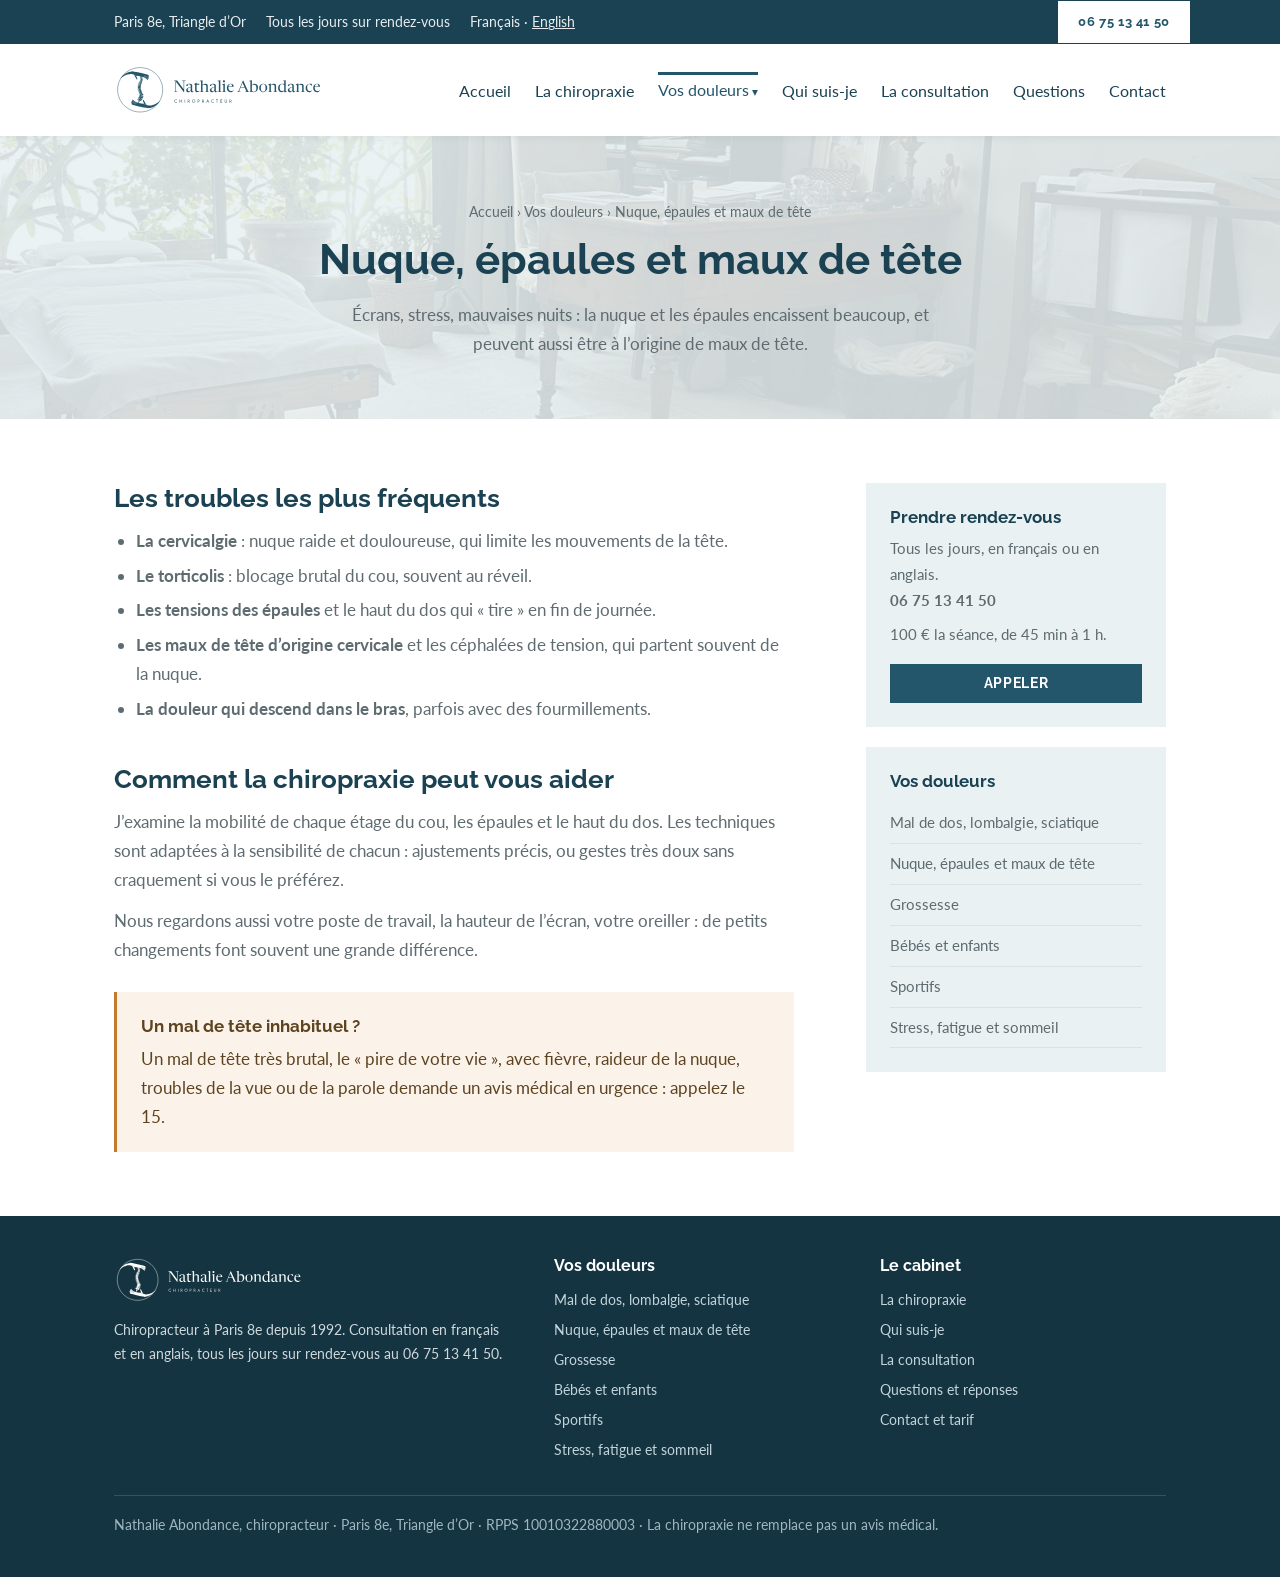
<file: nuque-maux-de-tete.html>
<!doctype html>
<html lang="fr">
<head>
<meta charset="utf-8">
<meta name="viewport" content="width=device-width, initial-scale=1">
<title>Nuque, épaules et maux de tête, Nathalie Abondance chiropracteur Paris 8e</title>
<meta name="description" content="Cervicalgie, torticolis, tensions des épaules, maux de tête d’origine cervicale : Nathalie Abondance, chiropracteur à Paris 8e.">
<link rel="canonical" href="https://nabondance-chiro.fr/nuque-maux-de-tete.html">
<meta property="og:type" content="website">
<meta property="og:locale" content="fr_FR">
<meta property="og:title" content="Nuque, épaules et maux de tête, Nathalie Abondance chiropracteur Paris 8e">
<meta property="og:description" content="Cervicalgie, torticolis, tensions des épaules, maux de tête d’origine cervicale : Nathalie Abondance, chiropracteur à Paris 8e.">
<meta property="og:image" content="https://nabondance-chiro.fr/images/portrait.jpg">
<meta name="theme-color" content="#1A4253">
<link rel="icon" href="logo/favicon.svg" type="image/svg+xml">
<link rel="icon" href="logo/favicon-32.png" sizes="32x32" type="image/png">
<link rel="apple-touch-icon" href="logo/apple-touch-icon.png">
<link rel="preconnect" href="https://fonts.googleapis.com">
<link rel="preconnect" href="https://fonts.gstatic.com" crossorigin>
<link rel="stylesheet" href="https://fonts.googleapis.com/css2?family=Raleway:wght@400;600;700&family=Lato:wght@400;700&display=swap">
<link rel="stylesheet" href="style.css">
</head>

<body>
<div class="barre"><div class="cadre">
  <div class="liens"><span>Paris 8e, Triangle d’Or</span><span>Tous les jours sur rendez-vous</span><span>Français · <a href="en.html" hreflang="en" lang="en">English</a></span></div>
  <a class="bouton" href="tel:+33675134150">06 75 13 41 50</a>
</div></div>
<header class="entete"><div class="cadre">
  <a href="index.html"><img src="logo/logo-bleu.svg" alt="Nathalie Abondance, chiropracteur"></a>
  <nav class="nav"><a href="index.html">Accueil</a><a href="chiropraxie.html">La chiropraxie</a><div class="menu"><a class="actif" href="pour-qui.html">Vos douleurs</a><div class="sous-menu"><a href="pour-qui.html">Vue d’ensemble</a><a href="mal-de-dos.html">Mal de dos, lombalgie, sciatique</a><a href="nuque-maux-de-tete.html">Nuque, épaules et maux de tête</a><a href="grossesse.html">Grossesse</a><a href="bebes-enfants.html">Bébés et enfants</a><a href="sportifs.html">Sportifs</a><a href="stress-fatigue.html">Stress, fatigue et sommeil</a></div></div><a href="parcours.html">Qui suis-je</a><a href="consultation.html">La consultation</a><a href="questions.html">Questions</a><a href="contact.html">Contact</a></nav>
</div></header>
<details class="mobile-nav"><summary>Menu</summary><a href="index.html">Accueil</a><a href="chiropraxie.html">La chiropraxie</a><a href="pour-qui.html">Vos douleurs</a><a href="mal-de-dos.html">· Mal de dos, lombalgie, sciatique</a><a href="nuque-maux-de-tete.html">· Nuque, épaules et maux de tête</a><a href="grossesse.html">· Grossesse</a><a href="bebes-enfants.html">· Bébés et enfants</a><a href="sportifs.html">· Sportifs</a><a href="stress-fatigue.html">· Stress, fatigue et sommeil</a><a href="parcours.html">Qui suis-je</a><a href="consultation.html">La consultation</a><a href="questions.html">Questions</a><a href="contact.html">Contact</a></details>
<main>
<div class="titre-page"><div class="cadre"><p class="fil"><a href="index.html">Accueil</a> › <a href="pour-qui.html">Vos douleurs</a> › Nuque, épaules et maux de tête</p><h1>Nuque, épaules et maux de tête</h1><p class="chapeau">Écrans, stress, mauvaises nuits : la nuque et les épaules encaissent beaucoup, et peuvent aussi être à l’origine de maux de tête.</p></div></div><div class="cadre article"><div class="corps"><h2>Les troubles les plus fréquents</h2>
<ul>
<li><b>La cervicalgie</b> : nuque raide et douloureuse, qui limite les mouvements de la tête.</li>
<li><b>Le torticolis</b> : blocage brutal du cou, souvent au réveil.</li>
<li><b>Les tensions des épaules</b> et le haut du dos qui « tire » en fin de journée.</li>
<li><b>Les maux de tête d’origine cervicale</b> et les céphalées de tension, qui partent souvent de la nuque.</li>
<li><b>La douleur qui descend dans le bras</b>, parfois avec des fourmillements.</li>
</ul>
<h2>Comment la chiropraxie peut vous aider</h2>
<p>J’examine la mobilité de chaque étage du cou, les épaules et le haut du dos. Les techniques sont adaptées à la sensibilité de chacun : ajustements précis, ou gestes très doux sans craquement si vous le préférez.</p>
<p>Nous regardons aussi votre poste de travail, la hauteur de l’écran, votre oreiller : de petits changements font souvent une grande différence.</p>
<div class="encart alerte"><b>Un mal de tête inhabituel ?</b>Un mal de tête très brutal, le « pire de votre vie », avec fièvre, raideur de la nuque, troubles de la vue ou de la parole demande un avis médical en urgence : appelez le 15.</div></div><aside class="cote">
<div class="bloc"><h3>Prendre rendez-vous</h3><p>Tous les jours, en français ou en anglais.<br><b>06 75 13 41 50</b></p><p>100 € la séance, de 45 min à 1 h.</p><a class="bouton" href="tel:+33675134150">Appeler</a></div>
<div class="bloc"><h3>Vos douleurs</h3><ul><li><a href="mal-de-dos.html">Mal de dos, lombalgie, sciatique</a></li><li><a href="nuque-maux-de-tete.html">Nuque, épaules et maux de tête</a></li><li><a href="grossesse.html">Grossesse</a></li><li><a href="bebes-enfants.html">Bébés et enfants</a></li><li><a href="sportifs.html">Sportifs</a></li><li><a href="stress-fatigue.html">Stress, fatigue et sommeil</a></li></ul></div>
</aside></div>
</main>
<footer><div class="cadre">
  <div class="colonnes">
    <div><img src="logo/logo-blanc.svg" alt=""><p>Chiropracteur à Paris 8e depuis 1992. Consultation en français et en anglais, tous les jours sur rendez-vous au 06 75 13 41 50.</p></div>
    <div><h4>Vos douleurs</h4><a href="mal-de-dos.html">Mal de dos, lombalgie, sciatique</a><a href="nuque-maux-de-tete.html">Nuque, épaules et maux de tête</a><a href="grossesse.html">Grossesse</a><a href="bebes-enfants.html">Bébés et enfants</a><a href="sportifs.html">Sportifs</a><a href="stress-fatigue.html">Stress, fatigue et sommeil</a></div>
    <div><h4>Le cabinet</h4><a href="chiropraxie.html">La chiropraxie</a><a href="parcours.html">Qui suis-je</a><a href="consultation.html">La consultation</a><a href="questions.html">Questions et réponses</a><a href="contact.html">Contact et tarif</a></div>
  </div>
  <p class="bas">Nathalie Abondance, chiropracteur · Paris 8e, Triangle d’Or · RPPS 10010322880003 · La chiropraxie ne remplace pas un avis médical.</p>
</div></footer>
</body>
</html>
</file>
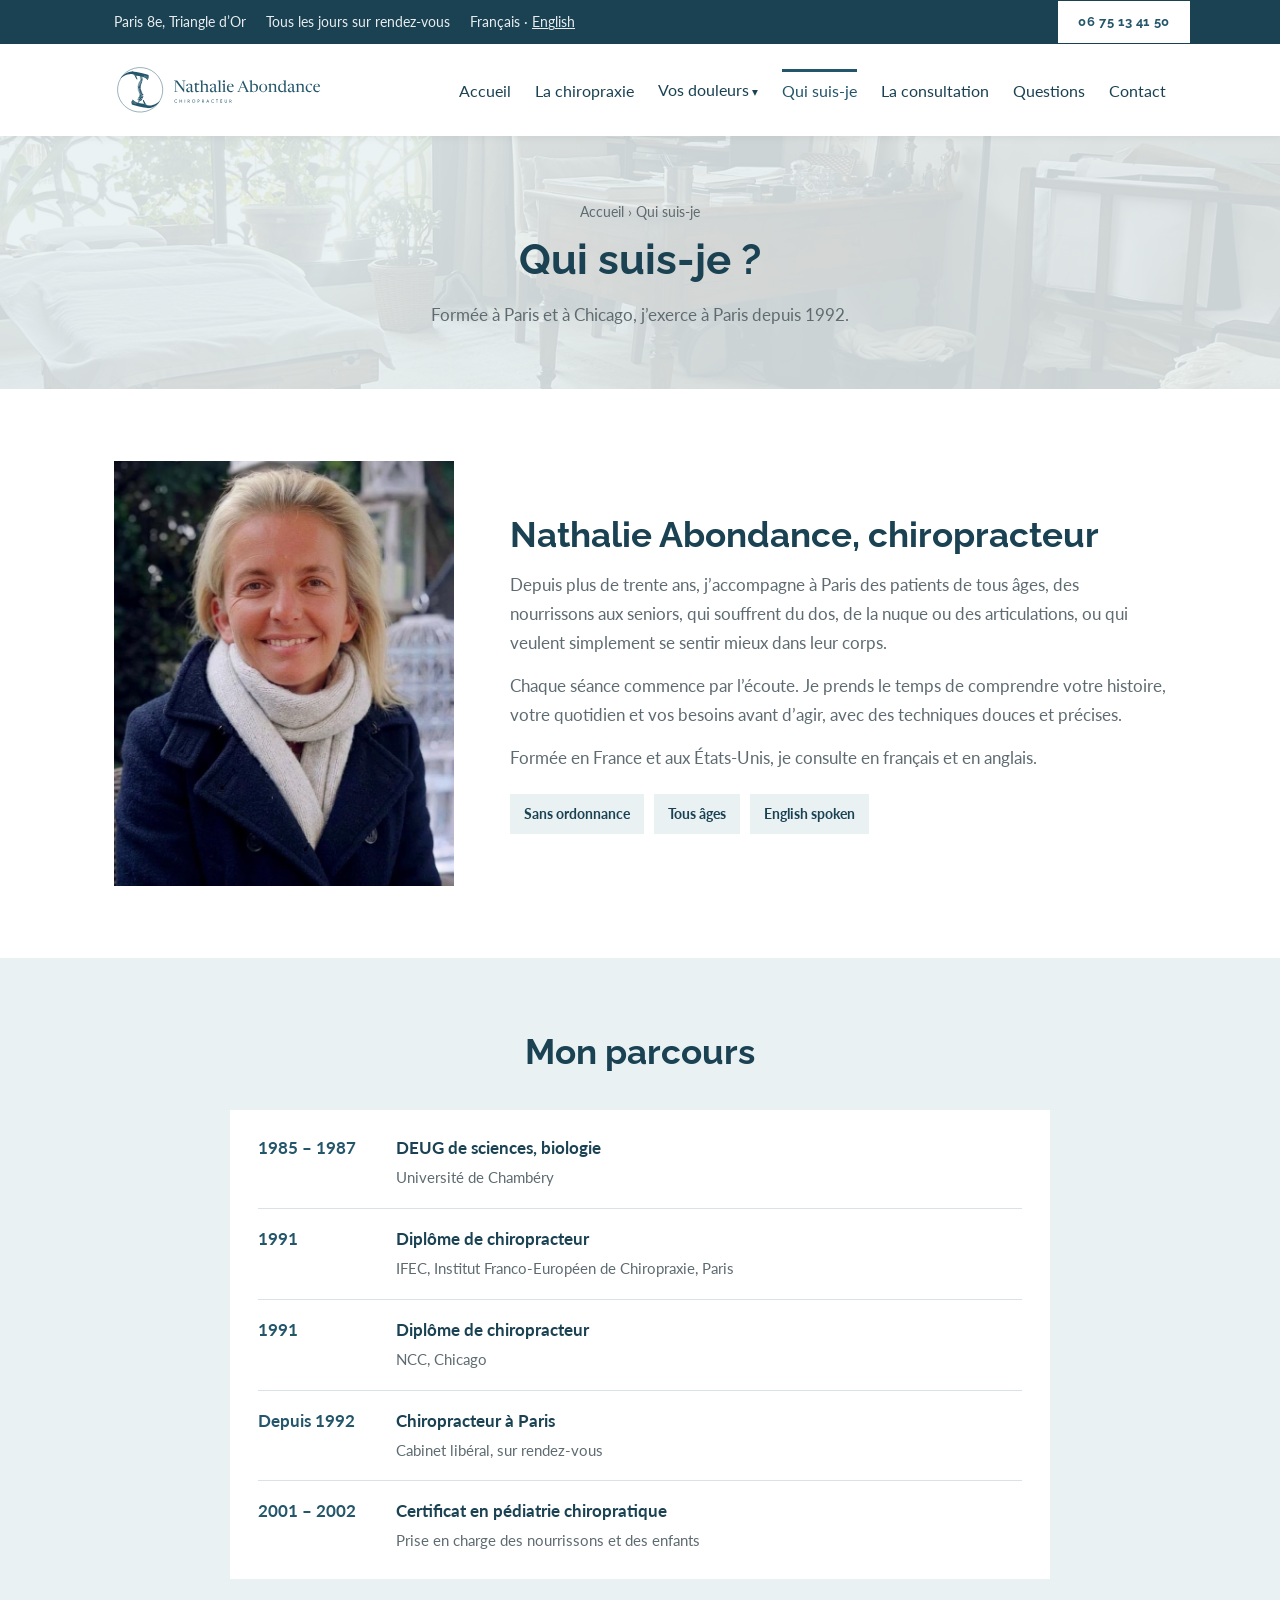
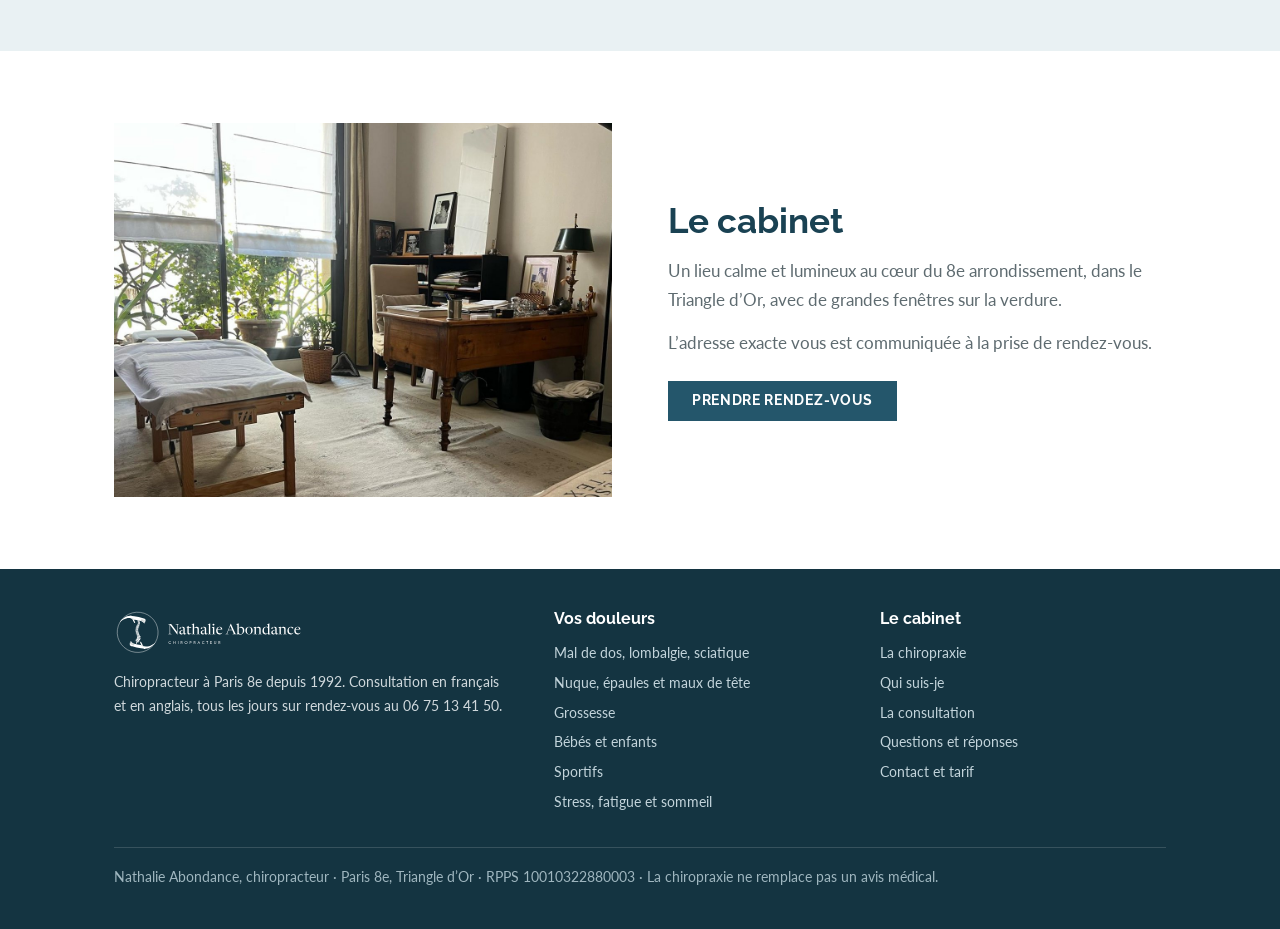
<file: parcours.html>
<!doctype html>
<html lang="fr">
<head>
<meta charset="utf-8">
<meta name="viewport" content="width=device-width, initial-scale=1">
<title>Qui suis-je, Nathalie Abondance chiropracteur</title>
<meta name="description" content="Nathalie Abondance, chiropracteur diplômée à Paris (IFEC) et Chicago (NCC) en 1991, installée à Paris depuis 1992.">
<link rel="canonical" href="https://nabondance-chiro.fr/parcours.html">
<meta property="og:type" content="website">
<meta property="og:locale" content="fr_FR">
<meta property="og:title" content="Qui suis-je, Nathalie Abondance chiropracteur">
<meta property="og:description" content="Nathalie Abondance, chiropracteur diplômée à Paris (IFEC) et Chicago (NCC) en 1991, installée à Paris depuis 1992.">
<meta property="og:image" content="https://nabondance-chiro.fr/images/portrait.jpg">
<meta name="theme-color" content="#1A4253">
<link rel="icon" href="logo/favicon.svg" type="image/svg+xml">
<link rel="icon" href="logo/favicon-32.png" sizes="32x32" type="image/png">
<link rel="apple-touch-icon" href="logo/apple-touch-icon.png">
<link rel="preconnect" href="https://fonts.googleapis.com">
<link rel="preconnect" href="https://fonts.gstatic.com" crossorigin>
<link rel="stylesheet" href="https://fonts.googleapis.com/css2?family=Raleway:wght@400;600;700&family=Lato:wght@400;700&display=swap">
<link rel="stylesheet" href="style.css">
</head>

<body>
<div class="barre"><div class="cadre">
  <div class="liens"><span>Paris 8e, Triangle d’Or</span><span>Tous les jours sur rendez-vous</span><span>Français · <a href="en.html" hreflang="en" lang="en">English</a></span></div>
  <a class="bouton" href="tel:+33675134150">06 75 13 41 50</a>
</div></div>
<header class="entete"><div class="cadre">
  <a href="index.html"><img src="logo/logo-bleu.svg" alt="Nathalie Abondance, chiropracteur"></a>
  <nav class="nav"><a href="index.html">Accueil</a><a href="chiropraxie.html">La chiropraxie</a><div class="menu"><a href="pour-qui.html">Vos douleurs</a><div class="sous-menu"><a href="pour-qui.html">Vue d’ensemble</a><a href="mal-de-dos.html">Mal de dos, lombalgie, sciatique</a><a href="nuque-maux-de-tete.html">Nuque, épaules et maux de tête</a><a href="grossesse.html">Grossesse</a><a href="bebes-enfants.html">Bébés et enfants</a><a href="sportifs.html">Sportifs</a><a href="stress-fatigue.html">Stress, fatigue et sommeil</a></div></div><a class="actif" href="parcours.html">Qui suis-je</a><a href="consultation.html">La consultation</a><a href="questions.html">Questions</a><a href="contact.html">Contact</a></nav>
</div></header>
<details class="mobile-nav"><summary>Menu</summary><a href="index.html">Accueil</a><a href="chiropraxie.html">La chiropraxie</a><a href="pour-qui.html">Vos douleurs</a><a href="mal-de-dos.html">· Mal de dos, lombalgie, sciatique</a><a href="nuque-maux-de-tete.html">· Nuque, épaules et maux de tête</a><a href="grossesse.html">· Grossesse</a><a href="bebes-enfants.html">· Bébés et enfants</a><a href="sportifs.html">· Sportifs</a><a href="stress-fatigue.html">· Stress, fatigue et sommeil</a><a href="parcours.html">Qui suis-je</a><a href="consultation.html">La consultation</a><a href="questions.html">Questions</a><a href="contact.html">Contact</a></details>
<main>
<div class="titre-page"><div class="cadre"><p class="fil"><a href="index.html">Accueil</a> › Qui suis-je</p><h1>Qui suis-je ?</h1><p class="chapeau">Formée à Paris et à Chicago, j’exerce à Paris depuis 1992.</p></div></div>
<section><div class="cadre qui">
  <img src="images/portrait.jpg" alt="Nathalie Abondance">
  <div>
    <h2>Nathalie Abondance, chiropracteur</h2>
    <p>Depuis plus de trente ans, j’accompagne à Paris des patients de tous âges, des nourrissons aux seniors, qui souffrent du dos, de la nuque ou des articulations, ou qui veulent simplement se sentir mieux dans leur corps.</p>
    <p>Chaque séance commence par l’écoute. Je prends le temps de comprendre votre histoire, votre quotidien et vos besoins avant d’agir, avec des techniques douces et précises.</p>
    <p>Formée en France et aux États-Unis, je consulte en français et en anglais.</p>
    <div class="badges"><span>Sans ordonnance</span><span>Tous âges</span><span>English spoken</span></div>
  </div>
</div></section>
<section class="brume"><div class="cadre">
  <h2 class="titre">Mon parcours</h2>
  <div class="dates-table" style="max-width:820px;margin:36px auto 0">
    <div><time>1985 – 1987</time><p><b>DEUG de sciences, biologie</b><span>Université de Chambéry</span></p></div>
    <div><time>1991</time><p><b>Diplôme de chiropracteur</b><span>IFEC, Institut Franco-Européen de Chiropraxie, Paris</span></p></div>
    <div><time>1991</time><p><b>Diplôme de chiropracteur</b><span>NCC, Chicago</span></p></div>
    <div><time>Depuis 1992</time><p><b>Chiropracteur à Paris</b><span>Cabinet libéral, sur rendez-vous</span></p></div>
    <div><time>2001 – 2002</time><p><b>Certificat en pédiatrie chiropratique</b><span>Prise en charge des nourrissons et des enfants</span></p></div>
  </div>
</div></section>
<section><div class="cadre deux-col">
  <img src="images/cabinet.jpg" alt="Le cabinet">
  <div>
    <h2>Le cabinet</h2>
    <p>Un lieu calme et lumineux au cœur du 8e arrondissement, dans le Triangle d’Or, avec de grandes fenêtres sur la verdure.</p>
    <p>L’adresse exacte vous est communiquée à la prise de rendez-vous.</p>
    <a class="bouton" href="tel:+33675134150">Prendre rendez-vous</a>
  </div>
</div></section>
</main>
<footer><div class="cadre">
  <div class="colonnes">
    <div><img src="logo/logo-blanc.svg" alt=""><p>Chiropracteur à Paris 8e depuis 1992. Consultation en français et en anglais, tous les jours sur rendez-vous au 06 75 13 41 50.</p></div>
    <div><h4>Vos douleurs</h4><a href="mal-de-dos.html">Mal de dos, lombalgie, sciatique</a><a href="nuque-maux-de-tete.html">Nuque, épaules et maux de tête</a><a href="grossesse.html">Grossesse</a><a href="bebes-enfants.html">Bébés et enfants</a><a href="sportifs.html">Sportifs</a><a href="stress-fatigue.html">Stress, fatigue et sommeil</a></div>
    <div><h4>Le cabinet</h4><a href="chiropraxie.html">La chiropraxie</a><a href="parcours.html">Qui suis-je</a><a href="consultation.html">La consultation</a><a href="questions.html">Questions et réponses</a><a href="contact.html">Contact et tarif</a></div>
  </div>
  <p class="bas">Nathalie Abondance, chiropracteur · Paris 8e, Triangle d’Or · RPPS 10010322880003 · La chiropraxie ne remplace pas un avis médical.</p>
</div></footer>
</body>
</html>
</file>
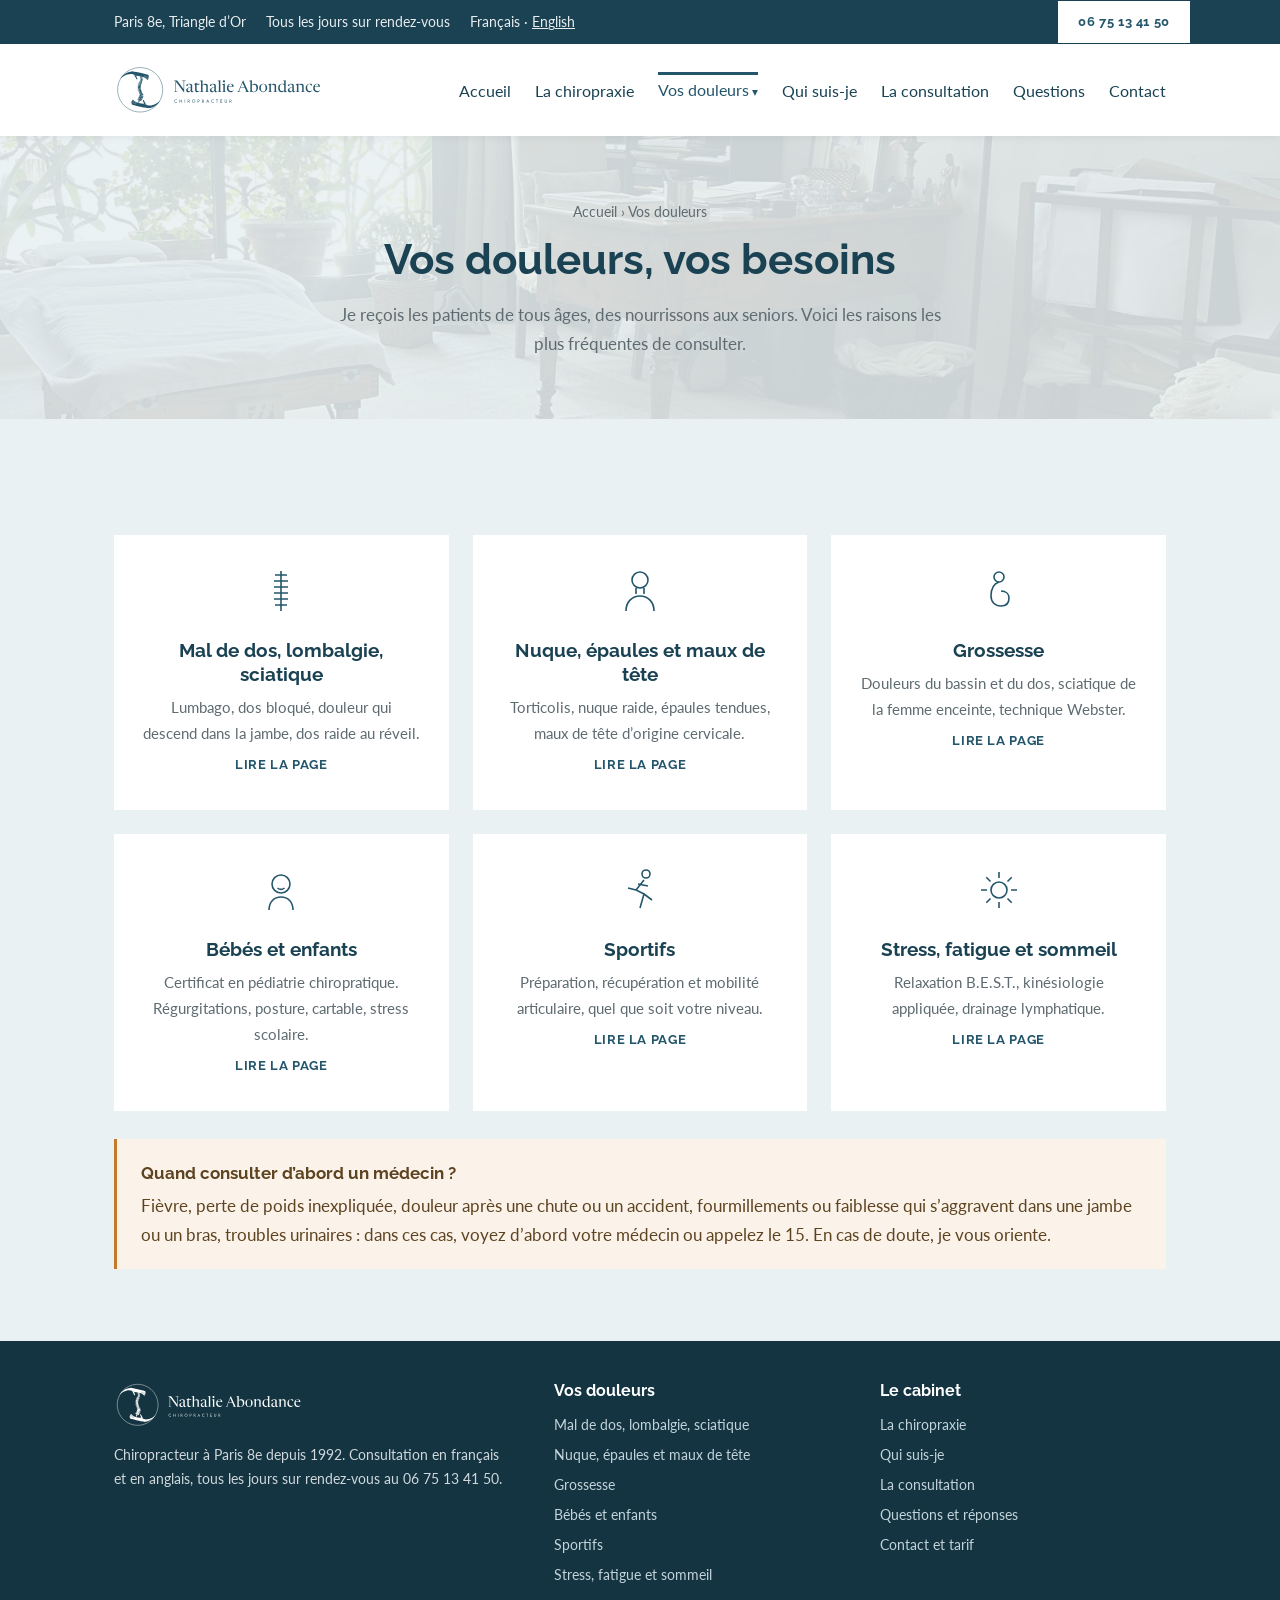
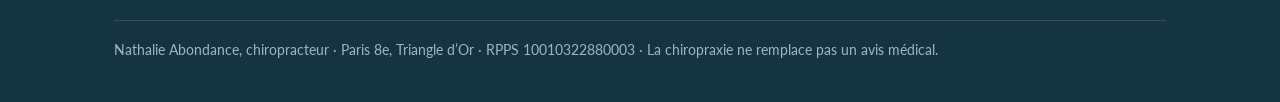
<file: pour-qui.html>
<!doctype html>
<html lang="fr">
<head>
<meta charset="utf-8">
<meta name="viewport" content="width=device-width, initial-scale=1">
<title>Vos douleurs, Nathalie Abondance chiropracteur Paris 8e</title>
<meta name="description" content="Mal de dos, nuque, maux de tête, grossesse, bébés, sportifs, stress : quand consulter Nathalie Abondance, chiropracteur à Paris 8e.">
<link rel="canonical" href="https://nabondance-chiro.fr/pour-qui.html">
<meta property="og:type" content="website">
<meta property="og:locale" content="fr_FR">
<meta property="og:title" content="Vos douleurs, Nathalie Abondance chiropracteur Paris 8e">
<meta property="og:description" content="Mal de dos, nuque, maux de tête, grossesse, bébés, sportifs, stress : quand consulter Nathalie Abondance, chiropracteur à Paris 8e.">
<meta property="og:image" content="https://nabondance-chiro.fr/images/portrait.jpg">
<meta name="theme-color" content="#1A4253">
<link rel="icon" href="logo/favicon.svg" type="image/svg+xml">
<link rel="icon" href="logo/favicon-32.png" sizes="32x32" type="image/png">
<link rel="apple-touch-icon" href="logo/apple-touch-icon.png">
<link rel="preconnect" href="https://fonts.googleapis.com">
<link rel="preconnect" href="https://fonts.gstatic.com" crossorigin>
<link rel="stylesheet" href="https://fonts.googleapis.com/css2?family=Raleway:wght@400;600;700&family=Lato:wght@400;700&display=swap">
<link rel="stylesheet" href="style.css">
</head>

<body>
<div class="barre"><div class="cadre">
  <div class="liens"><span>Paris 8e, Triangle d’Or</span><span>Tous les jours sur rendez-vous</span><span>Français · <a href="en.html" hreflang="en" lang="en">English</a></span></div>
  <a class="bouton" href="tel:+33675134150">06 75 13 41 50</a>
</div></div>
<header class="entete"><div class="cadre">
  <a href="index.html"><img src="logo/logo-bleu.svg" alt="Nathalie Abondance, chiropracteur"></a>
  <nav class="nav"><a href="index.html">Accueil</a><a href="chiropraxie.html">La chiropraxie</a><div class="menu"><a class="actif" href="pour-qui.html">Vos douleurs</a><div class="sous-menu"><a href="pour-qui.html">Vue d’ensemble</a><a href="mal-de-dos.html">Mal de dos, lombalgie, sciatique</a><a href="nuque-maux-de-tete.html">Nuque, épaules et maux de tête</a><a href="grossesse.html">Grossesse</a><a href="bebes-enfants.html">Bébés et enfants</a><a href="sportifs.html">Sportifs</a><a href="stress-fatigue.html">Stress, fatigue et sommeil</a></div></div><a href="parcours.html">Qui suis-je</a><a href="consultation.html">La consultation</a><a href="questions.html">Questions</a><a href="contact.html">Contact</a></nav>
</div></header>
<details class="mobile-nav"><summary>Menu</summary><a href="index.html">Accueil</a><a href="chiropraxie.html">La chiropraxie</a><a href="pour-qui.html">Vos douleurs</a><a href="mal-de-dos.html">· Mal de dos, lombalgie, sciatique</a><a href="nuque-maux-de-tete.html">· Nuque, épaules et maux de tête</a><a href="grossesse.html">· Grossesse</a><a href="bebes-enfants.html">· Bébés et enfants</a><a href="sportifs.html">· Sportifs</a><a href="stress-fatigue.html">· Stress, fatigue et sommeil</a><a href="parcours.html">Qui suis-je</a><a href="consultation.html">La consultation</a><a href="questions.html">Questions</a><a href="contact.html">Contact</a></details>
<main>
<div class="titre-page"><div class="cadre"><p class="fil"><a href="index.html">Accueil</a> › Vos douleurs</p><h1>Vos douleurs, vos besoins</h1><p class="chapeau">Je reçois les patients de tous âges, des nourrissons aux seniors. Voici les raisons les plus fréquentes de consulter.</p></div></div>
<section class="brume"><div class="cadre">
  <div class="cartes"><a class="carte" href="mal-de-dos.html"><svg viewBox="0 0 48 48"><path d="M24 4v40"/><path d="M18 8h12M17 14h14M17 20h14M17 26h14M17 32h14M18 38h12"/></svg><h3>Mal de dos, lombalgie, sciatique</h3><p>Lumbago, dos bloqué, douleur qui descend dans la jambe, dos raide au réveil.</p><span class="lire">Lire la page</span></a><a class="carte" href="nuque-maux-de-tete.html"><svg viewBox="0 0 48 48"><circle cx="24" cy="13" r="8"/><path d="M20 21v6M28 21v6M10 44c0-9 6-15 14-15s14 6 14 15"/></svg><h3>Nuque, épaules et maux de tête</h3><p>Torticolis, nuque raide, épaules tendues, maux de tête d’origine cervicale.</p><span class="lire">Lire la page</span></a><a class="carte" href="grossesse.html"><svg viewBox="0 0 48 48"><circle cx="24" cy="10" r="5"/><path d="M24 15c-6 2-8 8-8 14s4 10 10 10 8-4 8-8-3-7-8-7"/></svg><h3>Grossesse</h3><p>Douleurs du bassin et du dos, sciatique de la femme enceinte, technique Webster.</p><span class="lire">Lire la page</span></a><a class="carte" href="bebes-enfants.html"><svg viewBox="0 0 48 48"><circle cx="24" cy="18" r="9"/><path d="M20 17h.1M28 17h.1M20.5 22c2 1.6 5 1.6 7 0M12 44c0-8 5-13 12-13s12 5 12 13"/></svg><h3>Bébés et enfants</h3><p>Certificat en pédiatrie chiropratique. Régurgitations, posture, cartable, stress scolaire.</p><span class="lire">Lire la page</span></a><a class="carte" href="sportifs.html"><svg viewBox="0 0 48 48"><circle cx="30" cy="8" r="4"/><path d="M28 14l-8 10 8 4-4 14M20 24l-8-2M28 28l8 6M22 18l10 2"/></svg><h3>Sportifs</h3><p>Préparation, récupération et mobilité articulaire, quel que soit votre niveau.</p><span class="lire">Lire la page</span></a><a class="carte" href="stress-fatigue.html"><svg viewBox="0 0 48 48"><circle cx="24" cy="24" r="8"/><path d="M24 6v6M24 36v6M6 24h6M36 24h6M11.3 11.3l4.2 4.2M32.5 32.5l4.2 4.2M36.7 11.3l-4.2 4.2M15.5 32.5l-4.2 4.2"/></svg><h3>Stress, fatigue et sommeil</h3><p>Relaxation B.E.S.T., kinésiologie appliquée, drainage lymphatique.</p><span class="lire">Lire la page</span></a></div>
  <div class="encart alerte"><b>Quand consulter d’abord un médecin ?</b>Fièvre, perte de poids inexpliquée, douleur après une chute ou un accident, fourmillements ou faiblesse qui s’aggravent dans une jambe ou un bras, troubles urinaires : dans ces cas, voyez d’abord votre médecin ou appelez le 15. En cas de doute, je vous oriente.</div>
</div></section>
</main>
<footer><div class="cadre">
  <div class="colonnes">
    <div><img src="logo/logo-blanc.svg" alt=""><p>Chiropracteur à Paris 8e depuis 1992. Consultation en français et en anglais, tous les jours sur rendez-vous au 06 75 13 41 50.</p></div>
    <div><h4>Vos douleurs</h4><a href="mal-de-dos.html">Mal de dos, lombalgie, sciatique</a><a href="nuque-maux-de-tete.html">Nuque, épaules et maux de tête</a><a href="grossesse.html">Grossesse</a><a href="bebes-enfants.html">Bébés et enfants</a><a href="sportifs.html">Sportifs</a><a href="stress-fatigue.html">Stress, fatigue et sommeil</a></div>
    <div><h4>Le cabinet</h4><a href="chiropraxie.html">La chiropraxie</a><a href="parcours.html">Qui suis-je</a><a href="consultation.html">La consultation</a><a href="questions.html">Questions et réponses</a><a href="contact.html">Contact et tarif</a></div>
  </div>
  <p class="bas">Nathalie Abondance, chiropracteur · Paris 8e, Triangle d’Or · RPPS 10010322880003 · La chiropraxie ne remplace pas un avis médical.</p>
</div></footer>
</body>
</html>
</file>
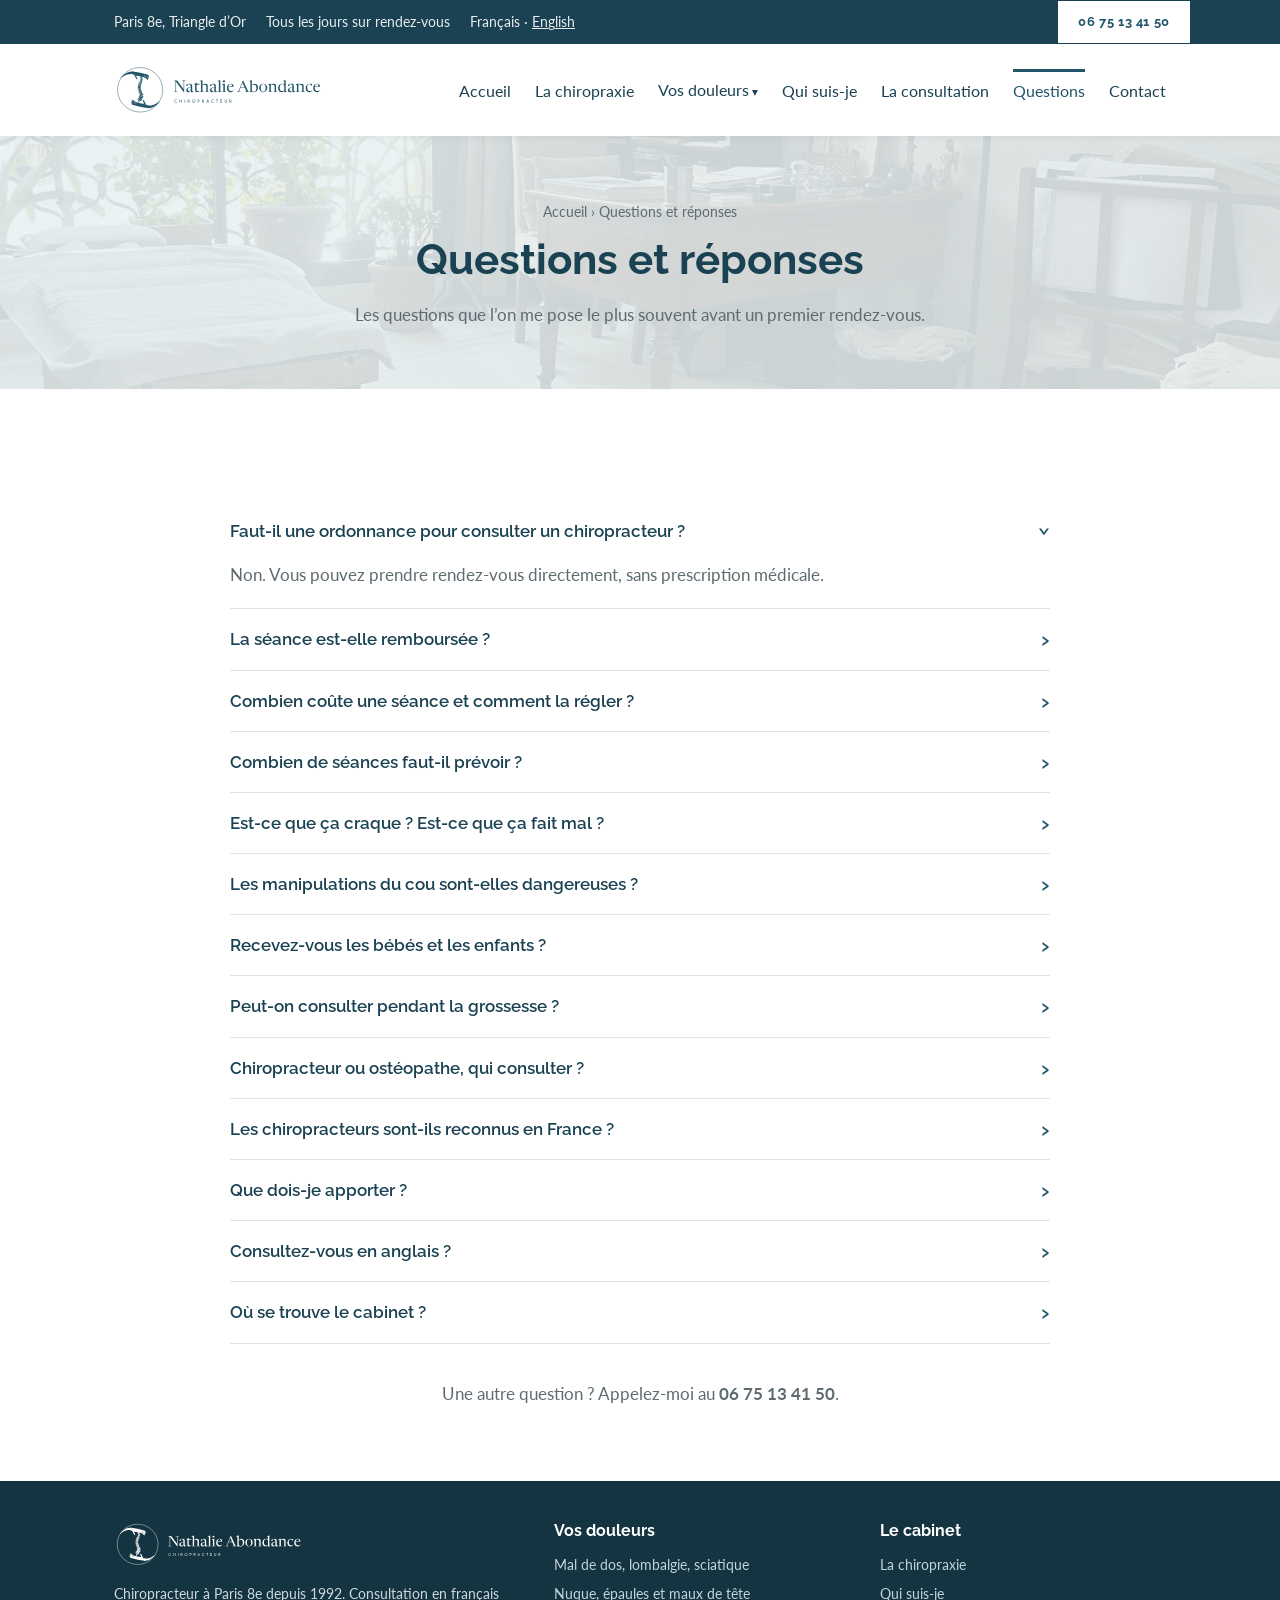
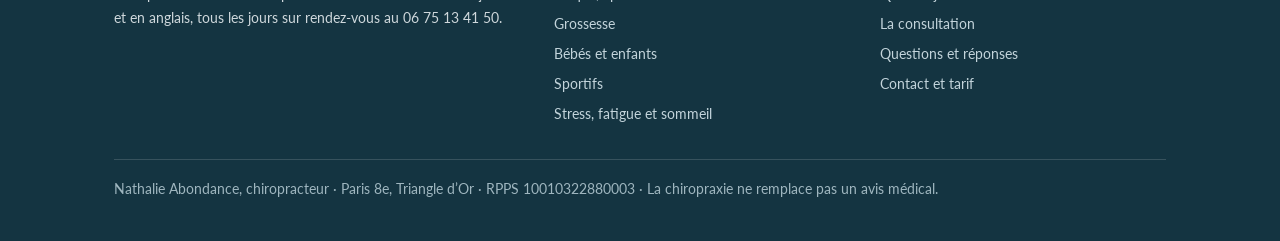
<file: questions.html>
<!doctype html>
<html lang="fr">
<head>
<meta charset="utf-8">
<meta name="viewport" content="width=device-width, initial-scale=1">
<title>Questions et réponses, Nathalie Abondance chiropracteur</title>
<meta name="description" content="Ordonnance, remboursement, prix, bébés, grossesse, anglais : les réponses de Nathalie Abondance, chiropracteur à Paris 8e.">
<link rel="canonical" href="https://nabondance-chiro.fr/questions.html">
<meta property="og:type" content="website">
<meta property="og:locale" content="fr_FR">
<meta property="og:title" content="Questions et réponses, Nathalie Abondance chiropracteur">
<meta property="og:description" content="Ordonnance, remboursement, prix, bébés, grossesse, anglais : les réponses de Nathalie Abondance, chiropracteur à Paris 8e.">
<meta property="og:image" content="https://nabondance-chiro.fr/images/portrait.jpg">
<meta name="theme-color" content="#1A4253">
<link rel="icon" href="logo/favicon.svg" type="image/svg+xml">
<link rel="icon" href="logo/favicon-32.png" sizes="32x32" type="image/png">
<link rel="apple-touch-icon" href="logo/apple-touch-icon.png">
<link rel="preconnect" href="https://fonts.googleapis.com">
<link rel="preconnect" href="https://fonts.gstatic.com" crossorigin>
<link rel="stylesheet" href="https://fonts.googleapis.com/css2?family=Raleway:wght@400;600;700&family=Lato:wght@400;700&display=swap">
<link rel="stylesheet" href="style.css">
<script type="application/ld+json">{"@context": "https://schema.org", "@type": "FAQPage", "mainEntity": [{"@type": "Question", "name": "Faut-il une ordonnance pour consulter un chiropracteur ?", "acceptedAnswer": {"@type": "Answer", "text": "Non. Vous pouvez prendre rendez-vous directement, sans prescription médicale."}}, {"@type": "Question", "name": "La séance est-elle remboursée ?", "acceptedAnswer": {"@type": "Answer", "text": "La chiropraxie n’est pas prise en charge par l’Assurance maladie, mais de nombreuses mutuelles remboursent tout ou partie des séances. Une feuille de remboursement vous est remise sur demande. Renseignez-vous auprès de votre mutuelle sur le nombre de séances couvertes."}}, {"@type": "Question", "name": "Combien coûte une séance et comment la régler ?", "acceptedAnswer": {"@type": "Answer", "text": "100 € la séance, d’une durée de 45 minutes à 1 heure. Règlement par chèque, en espèces ou par virement. La carte bancaire n’est pas acceptée."}}, {"@type": "Question", "name": "Combien de séances faut-il prévoir ?", "acceptedAnswer": {"@type": "Answer", "text": "Cela dépend de votre situation. Nous en parlons dès le premier rendez-vous, après le bilan."}}, {"@type": "Question", "name": "Est-ce que ça craque ? Est-ce que ça fait mal ?", "acceptedAnswer": {"@type": "Answer", "text": "Le petit bruit que l’on entend parfois est un simple relâchement de gaz dans l’articulation, sans danger. La séance n’est pas douloureuse. J’utilise aussi des techniques très douces, sans craquement, si vous le préférez."}}, {"@type": "Question", "name": "Les manipulations du cou sont-elles dangereuses ?", "acceptedAnswer": {"@type": "Answer", "text": "Pratiquées par un chiropracteur diplômé après un examen sérieux, elles sont sûres. Je vérifie toujours vos antécédents et je choisis la technique adaptée. Pour le cou, des techniques douces existent aussi."}}, {"@type": "Question", "name": "Recevez-vous les bébés et les enfants ?", "acceptedAnswer": {"@type": "Answer", "text": "Oui, je reçois les patients de tous âges et je suis titulaire d’un certificat en pédiatrie chiropratique. Pour un nourrisson de moins de 6 mois, la loi demande un certificat médical de non contre-indication."}}, {"@type": "Question", "name": "Peut-on consulter pendant la grossesse ?", "acceptedAnswer": {"@type": "Answer", "text": "Oui, à tous les trimestres. J’utilise la technique Webster, une approche douce du bassin, et des positions adaptées."}}, {"@type": "Question", "name": "Chiropracteur ou ostéopathe, qui consulter ?", "acceptedAnswer": {"@type": "Answer", "text": "Les deux métiers sont manuels. La chiropraxie met surtout l’accent sur la colonne vertébrale et le système nerveux, avec des gestes très ciblés. L’important est l’expérience du praticien et la qualité de l’examen."}}, {"@type": "Question", "name": "Les chiropracteurs sont-ils reconnus en France ?", "acceptedAnswer": {"@type": "Answer", "text": "Oui. Le titre de chiropracteur est reconnu par la loi du 4 mars 2002, et l’exercice est encadré par des décrets depuis 2011. Les chiropracteurs sont enregistrés au répertoire national des professionnels de santé (RPPS)."}}, {"@type": "Question", "name": "Que dois-je apporter ?", "acceptedAnswer": {"@type": "Answer", "text": "Vos éventuels examens récents (radiographies, IRM, comptes rendus), la liste de vos traitements et une tenue dans laquelle vous êtes à l’aise."}}, {"@type": "Question", "name": "Consultez-vous en anglais ?", "acceptedAnswer": {"@type": "Answer", "text": "Oui, les consultations se font en français ou en anglais. Consultations are available in English."}}, {"@type": "Question", "name": "Où se trouve le cabinet ?", "acceptedAnswer": {"@type": "Answer", "text": "À Paris 8e, dans le Triangle d’Or. L’adresse exacte vous est communiquée à la prise de rendez-vous."}}]}</script>
</head>

<body>
<div class="barre"><div class="cadre">
  <div class="liens"><span>Paris 8e, Triangle d’Or</span><span>Tous les jours sur rendez-vous</span><span>Français · <a href="en.html" hreflang="en" lang="en">English</a></span></div>
  <a class="bouton" href="tel:+33675134150">06 75 13 41 50</a>
</div></div>
<header class="entete"><div class="cadre">
  <a href="index.html"><img src="logo/logo-bleu.svg" alt="Nathalie Abondance, chiropracteur"></a>
  <nav class="nav"><a href="index.html">Accueil</a><a href="chiropraxie.html">La chiropraxie</a><div class="menu"><a href="pour-qui.html">Vos douleurs</a><div class="sous-menu"><a href="pour-qui.html">Vue d’ensemble</a><a href="mal-de-dos.html">Mal de dos, lombalgie, sciatique</a><a href="nuque-maux-de-tete.html">Nuque, épaules et maux de tête</a><a href="grossesse.html">Grossesse</a><a href="bebes-enfants.html">Bébés et enfants</a><a href="sportifs.html">Sportifs</a><a href="stress-fatigue.html">Stress, fatigue et sommeil</a></div></div><a href="parcours.html">Qui suis-je</a><a href="consultation.html">La consultation</a><a class="actif" href="questions.html">Questions</a><a href="contact.html">Contact</a></nav>
</div></header>
<details class="mobile-nav"><summary>Menu</summary><a href="index.html">Accueil</a><a href="chiropraxie.html">La chiropraxie</a><a href="pour-qui.html">Vos douleurs</a><a href="mal-de-dos.html">· Mal de dos, lombalgie, sciatique</a><a href="nuque-maux-de-tete.html">· Nuque, épaules et maux de tête</a><a href="grossesse.html">· Grossesse</a><a href="bebes-enfants.html">· Bébés et enfants</a><a href="sportifs.html">· Sportifs</a><a href="stress-fatigue.html">· Stress, fatigue et sommeil</a><a href="parcours.html">Qui suis-je</a><a href="consultation.html">La consultation</a><a href="questions.html">Questions</a><a href="contact.html">Contact</a></details>
<main>
<div class="titre-page"><div class="cadre"><p class="fil"><a href="index.html">Accueil</a> › Questions et réponses</p><h1>Questions et réponses</h1><p class="chapeau">Les questions que l’on me pose le plus souvent avant un premier rendez-vous.</p></div></div><section><div class="cadre"><div class="faq"><details open><summary>Faut-il une ordonnance pour consulter un chiropracteur ?</summary><p>Non. Vous pouvez prendre rendez-vous directement, sans prescription médicale.</p></details><details><summary>La séance est-elle remboursée ?</summary><p>La chiropraxie n’est pas prise en charge par l’Assurance maladie, mais de nombreuses mutuelles remboursent tout ou partie des séances. Une feuille de remboursement vous est remise sur demande. Renseignez-vous auprès de votre mutuelle sur le nombre de séances couvertes.</p></details><details><summary>Combien coûte une séance et comment la régler ?</summary><p>100 € la séance, d’une durée de 45 minutes à 1 heure. Règlement par chèque, en espèces ou par virement. La carte bancaire n’est pas acceptée.</p></details><details><summary>Combien de séances faut-il prévoir ?</summary><p>Cela dépend de votre situation. Nous en parlons dès le premier rendez-vous, après le bilan.</p></details><details><summary>Est-ce que ça craque ? Est-ce que ça fait mal ?</summary><p>Le petit bruit que l’on entend parfois est un simple relâchement de gaz dans l’articulation, sans danger. La séance n’est pas douloureuse. J’utilise aussi des techniques très douces, sans craquement, si vous le préférez.</p></details><details><summary>Les manipulations du cou sont-elles dangereuses ?</summary><p>Pratiquées par un chiropracteur diplômé après un examen sérieux, elles sont sûres. Je vérifie toujours vos antécédents et je choisis la technique adaptée. Pour le cou, des techniques douces existent aussi.</p></details><details><summary>Recevez-vous les bébés et les enfants ?</summary><p>Oui, je reçois les patients de tous âges et je suis titulaire d’un certificat en pédiatrie chiropratique. Pour un nourrisson de moins de 6 mois, la loi demande un certificat médical de non contre-indication.</p></details><details><summary>Peut-on consulter pendant la grossesse ?</summary><p>Oui, à tous les trimestres. J’utilise la technique Webster, une approche douce du bassin, et des positions adaptées.</p></details><details><summary>Chiropracteur ou ostéopathe, qui consulter ?</summary><p>Les deux métiers sont manuels. La chiropraxie met surtout l’accent sur la colonne vertébrale et le système nerveux, avec des gestes très ciblés. L’important est l’expérience du praticien et la qualité de l’examen.</p></details><details><summary>Les chiropracteurs sont-ils reconnus en France ?</summary><p>Oui. Le titre de chiropracteur est reconnu par la loi du 4 mars 2002, et l’exercice est encadré par des décrets depuis 2011. Les chiropracteurs sont enregistrés au répertoire national des professionnels de santé (RPPS).</p></details><details><summary>Que dois-je apporter ?</summary><p>Vos éventuels examens récents (radiographies, IRM, comptes rendus), la liste de vos traitements et une tenue dans laquelle vous êtes à l’aise.</p></details><details><summary>Consultez-vous en anglais ?</summary><p>Oui, les consultations se font en français ou en anglais. Consultations are available in English.</p></details><details><summary>Où se trouve le cabinet ?</summary><p>À Paris 8e, dans le Triangle d’Or. L’adresse exacte vous est communiquée à la prise de rendez-vous.</p></details></div><p style="text-align:center;margin-top:36px;color:var(--gris)">Une autre question ? Appelez-moi au <b>06 75 13 41 50</b>.</p></div></section>
</main>
<footer><div class="cadre">
  <div class="colonnes">
    <div><img src="logo/logo-blanc.svg" alt=""><p>Chiropracteur à Paris 8e depuis 1992. Consultation en français et en anglais, tous les jours sur rendez-vous au 06 75 13 41 50.</p></div>
    <div><h4>Vos douleurs</h4><a href="mal-de-dos.html">Mal de dos, lombalgie, sciatique</a><a href="nuque-maux-de-tete.html">Nuque, épaules et maux de tête</a><a href="grossesse.html">Grossesse</a><a href="bebes-enfants.html">Bébés et enfants</a><a href="sportifs.html">Sportifs</a><a href="stress-fatigue.html">Stress, fatigue et sommeil</a></div>
    <div><h4>Le cabinet</h4><a href="chiropraxie.html">La chiropraxie</a><a href="parcours.html">Qui suis-je</a><a href="consultation.html">La consultation</a><a href="questions.html">Questions et réponses</a><a href="contact.html">Contact et tarif</a></div>
  </div>
  <p class="bas">Nathalie Abondance, chiropracteur · Paris 8e, Triangle d’Or · RPPS 10010322880003 · La chiropraxie ne remplace pas un avis médical.</p>
</div></footer>
</body>
</html>
</file>
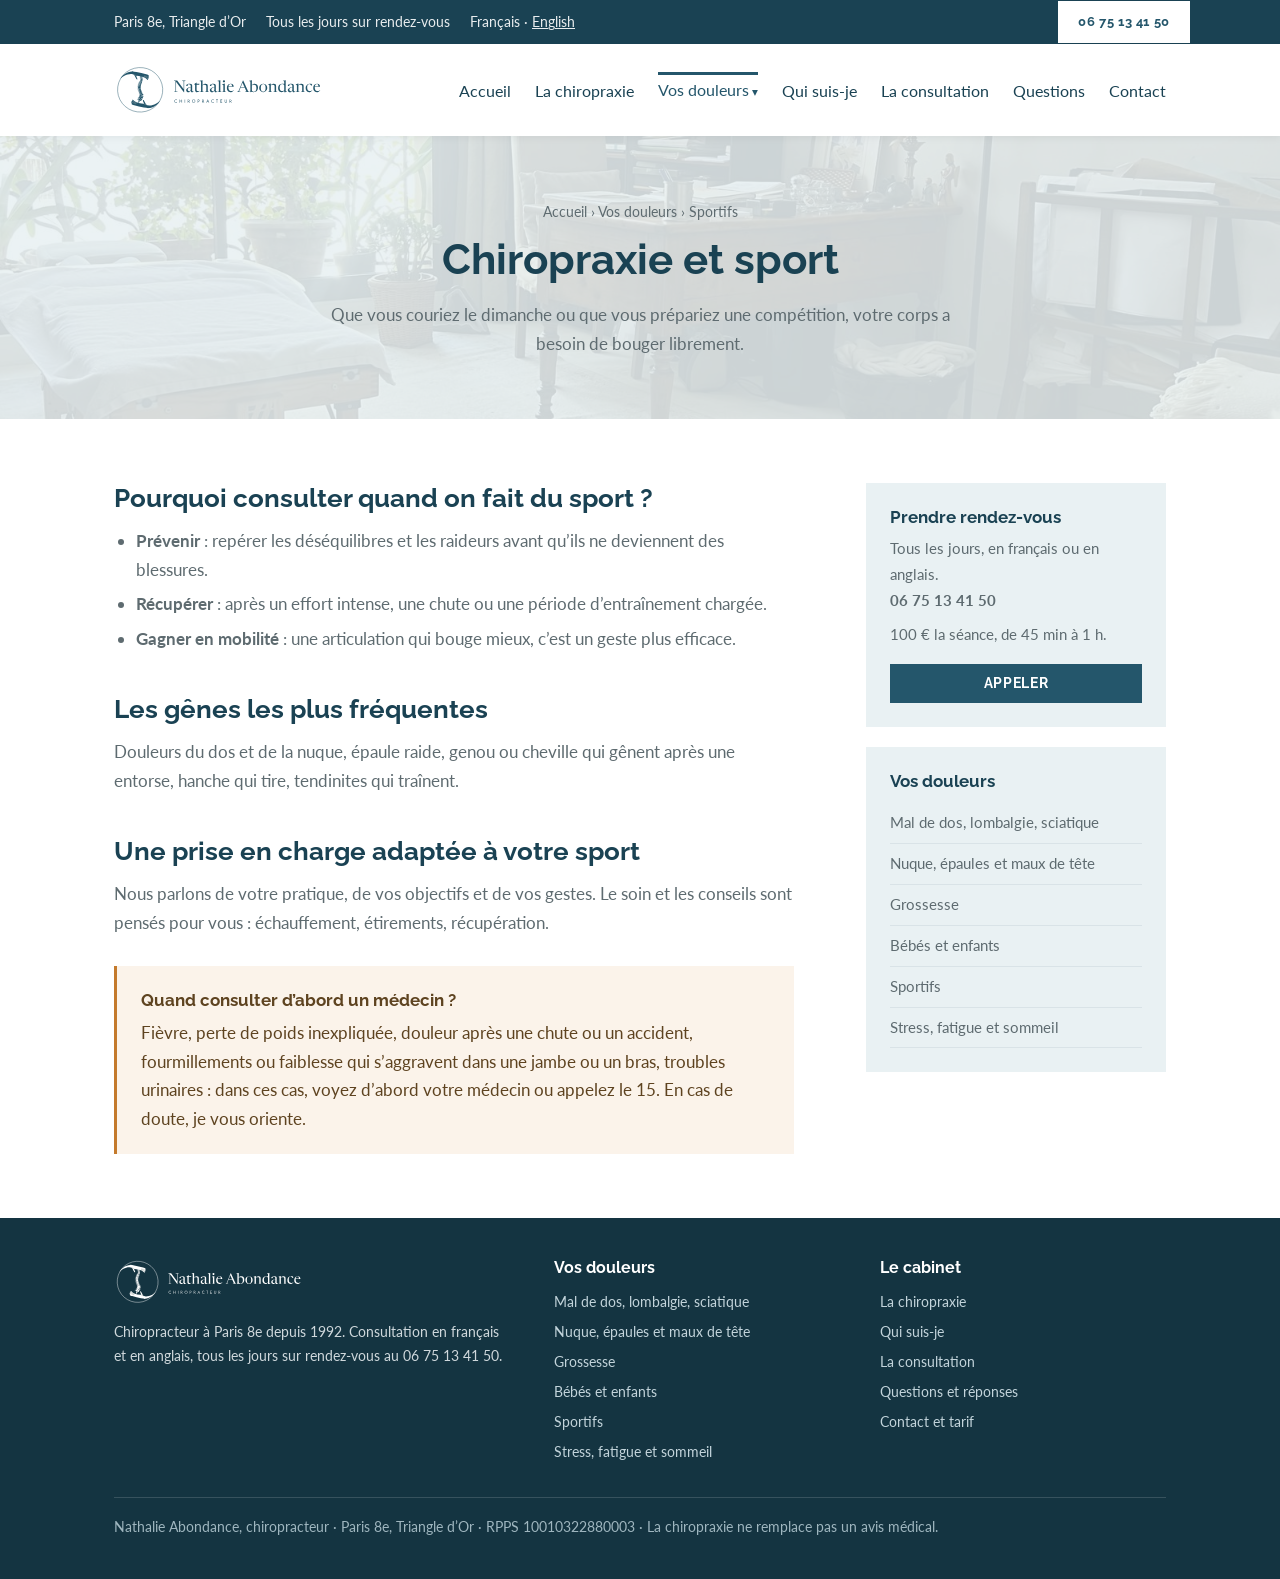
<file: sportifs.html>
<!doctype html>
<html lang="fr">
<head>
<meta charset="utf-8">
<meta name="viewport" content="width=device-width, initial-scale=1">
<title>Chiropraxie et sport, Nathalie Abondance chiropracteur Paris 8e</title>
<meta name="description" content="Chiropraxie et sport : prévention, récupération, mobilité. Nathalie Abondance, chiropracteur à Paris 8e.">
<link rel="canonical" href="https://nabondance-chiro.fr/sportifs.html">
<meta property="og:type" content="website">
<meta property="og:locale" content="fr_FR">
<meta property="og:title" content="Chiropraxie et sport, Nathalie Abondance chiropracteur Paris 8e">
<meta property="og:description" content="Chiropraxie et sport : prévention, récupération, mobilité. Nathalie Abondance, chiropracteur à Paris 8e.">
<meta property="og:image" content="https://nabondance-chiro.fr/images/portrait.jpg">
<meta name="theme-color" content="#1A4253">
<link rel="icon" href="logo/favicon.svg" type="image/svg+xml">
<link rel="icon" href="logo/favicon-32.png" sizes="32x32" type="image/png">
<link rel="apple-touch-icon" href="logo/apple-touch-icon.png">
<link rel="preconnect" href="https://fonts.googleapis.com">
<link rel="preconnect" href="https://fonts.gstatic.com" crossorigin>
<link rel="stylesheet" href="https://fonts.googleapis.com/css2?family=Raleway:wght@400;600;700&family=Lato:wght@400;700&display=swap">
<link rel="stylesheet" href="style.css">
</head>

<body>
<div class="barre"><div class="cadre">
  <div class="liens"><span>Paris 8e, Triangle d’Or</span><span>Tous les jours sur rendez-vous</span><span>Français · <a href="en.html" hreflang="en" lang="en">English</a></span></div>
  <a class="bouton" href="tel:+33675134150">06 75 13 41 50</a>
</div></div>
<header class="entete"><div class="cadre">
  <a href="index.html"><img src="logo/logo-bleu.svg" alt="Nathalie Abondance, chiropracteur"></a>
  <nav class="nav"><a href="index.html">Accueil</a><a href="chiropraxie.html">La chiropraxie</a><div class="menu"><a class="actif" href="pour-qui.html">Vos douleurs</a><div class="sous-menu"><a href="pour-qui.html">Vue d’ensemble</a><a href="mal-de-dos.html">Mal de dos, lombalgie, sciatique</a><a href="nuque-maux-de-tete.html">Nuque, épaules et maux de tête</a><a href="grossesse.html">Grossesse</a><a href="bebes-enfants.html">Bébés et enfants</a><a href="sportifs.html">Sportifs</a><a href="stress-fatigue.html">Stress, fatigue et sommeil</a></div></div><a href="parcours.html">Qui suis-je</a><a href="consultation.html">La consultation</a><a href="questions.html">Questions</a><a href="contact.html">Contact</a></nav>
</div></header>
<details class="mobile-nav"><summary>Menu</summary><a href="index.html">Accueil</a><a href="chiropraxie.html">La chiropraxie</a><a href="pour-qui.html">Vos douleurs</a><a href="mal-de-dos.html">· Mal de dos, lombalgie, sciatique</a><a href="nuque-maux-de-tete.html">· Nuque, épaules et maux de tête</a><a href="grossesse.html">· Grossesse</a><a href="bebes-enfants.html">· Bébés et enfants</a><a href="sportifs.html">· Sportifs</a><a href="stress-fatigue.html">· Stress, fatigue et sommeil</a><a href="parcours.html">Qui suis-je</a><a href="consultation.html">La consultation</a><a href="questions.html">Questions</a><a href="contact.html">Contact</a></details>
<main>
<div class="titre-page"><div class="cadre"><p class="fil"><a href="index.html">Accueil</a> › <a href="pour-qui.html">Vos douleurs</a> › Sportifs</p><h1>Chiropraxie et sport</h1><p class="chapeau">Que vous couriez le dimanche ou que vous prépariez une compétition, votre corps a besoin de bouger librement.</p></div></div><div class="cadre article"><div class="corps"><h2>Pourquoi consulter quand on fait du sport ?</h2>
<ul>
<li><b>Prévenir</b> : repérer les déséquilibres et les raideurs avant qu’ils ne deviennent des blessures.</li>
<li><b>Récupérer</b> : après un effort intense, une chute ou une période d’entraînement chargée.</li>
<li><b>Gagner en mobilité</b> : une articulation qui bouge mieux, c’est un geste plus efficace.</li>
</ul>
<h2>Les gênes les plus fréquentes</h2>
<p>Douleurs du dos et de la nuque, épaule raide, genou ou cheville qui gênent après une entorse, hanche qui tire, tendinites qui traînent.</p>
<h2>Une prise en charge adaptée à votre sport</h2>
<p>Nous parlons de votre pratique, de vos objectifs et de vos gestes. Le soin et les conseils sont pensés pour vous : échauffement, étirements, récupération.</p><div class="encart alerte"><b>Quand consulter d’abord un médecin ?</b>Fièvre, perte de poids inexpliquée, douleur après une chute ou un accident, fourmillements ou faiblesse qui s’aggravent dans une jambe ou un bras, troubles urinaires : dans ces cas, voyez d’abord votre médecin ou appelez le 15. En cas de doute, je vous oriente.</div></div><aside class="cote">
<div class="bloc"><h3>Prendre rendez-vous</h3><p>Tous les jours, en français ou en anglais.<br><b>06 75 13 41 50</b></p><p>100 € la séance, de 45 min à 1 h.</p><a class="bouton" href="tel:+33675134150">Appeler</a></div>
<div class="bloc"><h3>Vos douleurs</h3><ul><li><a href="mal-de-dos.html">Mal de dos, lombalgie, sciatique</a></li><li><a href="nuque-maux-de-tete.html">Nuque, épaules et maux de tête</a></li><li><a href="grossesse.html">Grossesse</a></li><li><a href="bebes-enfants.html">Bébés et enfants</a></li><li><a href="sportifs.html">Sportifs</a></li><li><a href="stress-fatigue.html">Stress, fatigue et sommeil</a></li></ul></div>
</aside></div>
</main>
<footer><div class="cadre">
  <div class="colonnes">
    <div><img src="logo/logo-blanc.svg" alt=""><p>Chiropracteur à Paris 8e depuis 1992. Consultation en français et en anglais, tous les jours sur rendez-vous au 06 75 13 41 50.</p></div>
    <div><h4>Vos douleurs</h4><a href="mal-de-dos.html">Mal de dos, lombalgie, sciatique</a><a href="nuque-maux-de-tete.html">Nuque, épaules et maux de tête</a><a href="grossesse.html">Grossesse</a><a href="bebes-enfants.html">Bébés et enfants</a><a href="sportifs.html">Sportifs</a><a href="stress-fatigue.html">Stress, fatigue et sommeil</a></div>
    <div><h4>Le cabinet</h4><a href="chiropraxie.html">La chiropraxie</a><a href="parcours.html">Qui suis-je</a><a href="consultation.html">La consultation</a><a href="questions.html">Questions et réponses</a><a href="contact.html">Contact et tarif</a></div>
  </div>
  <p class="bas">Nathalie Abondance, chiropracteur · Paris 8e, Triangle d’Or · RPPS 10010322880003 · La chiropraxie ne remplace pas un avis médical.</p>
</div></footer>
</body>
</html>
</file>
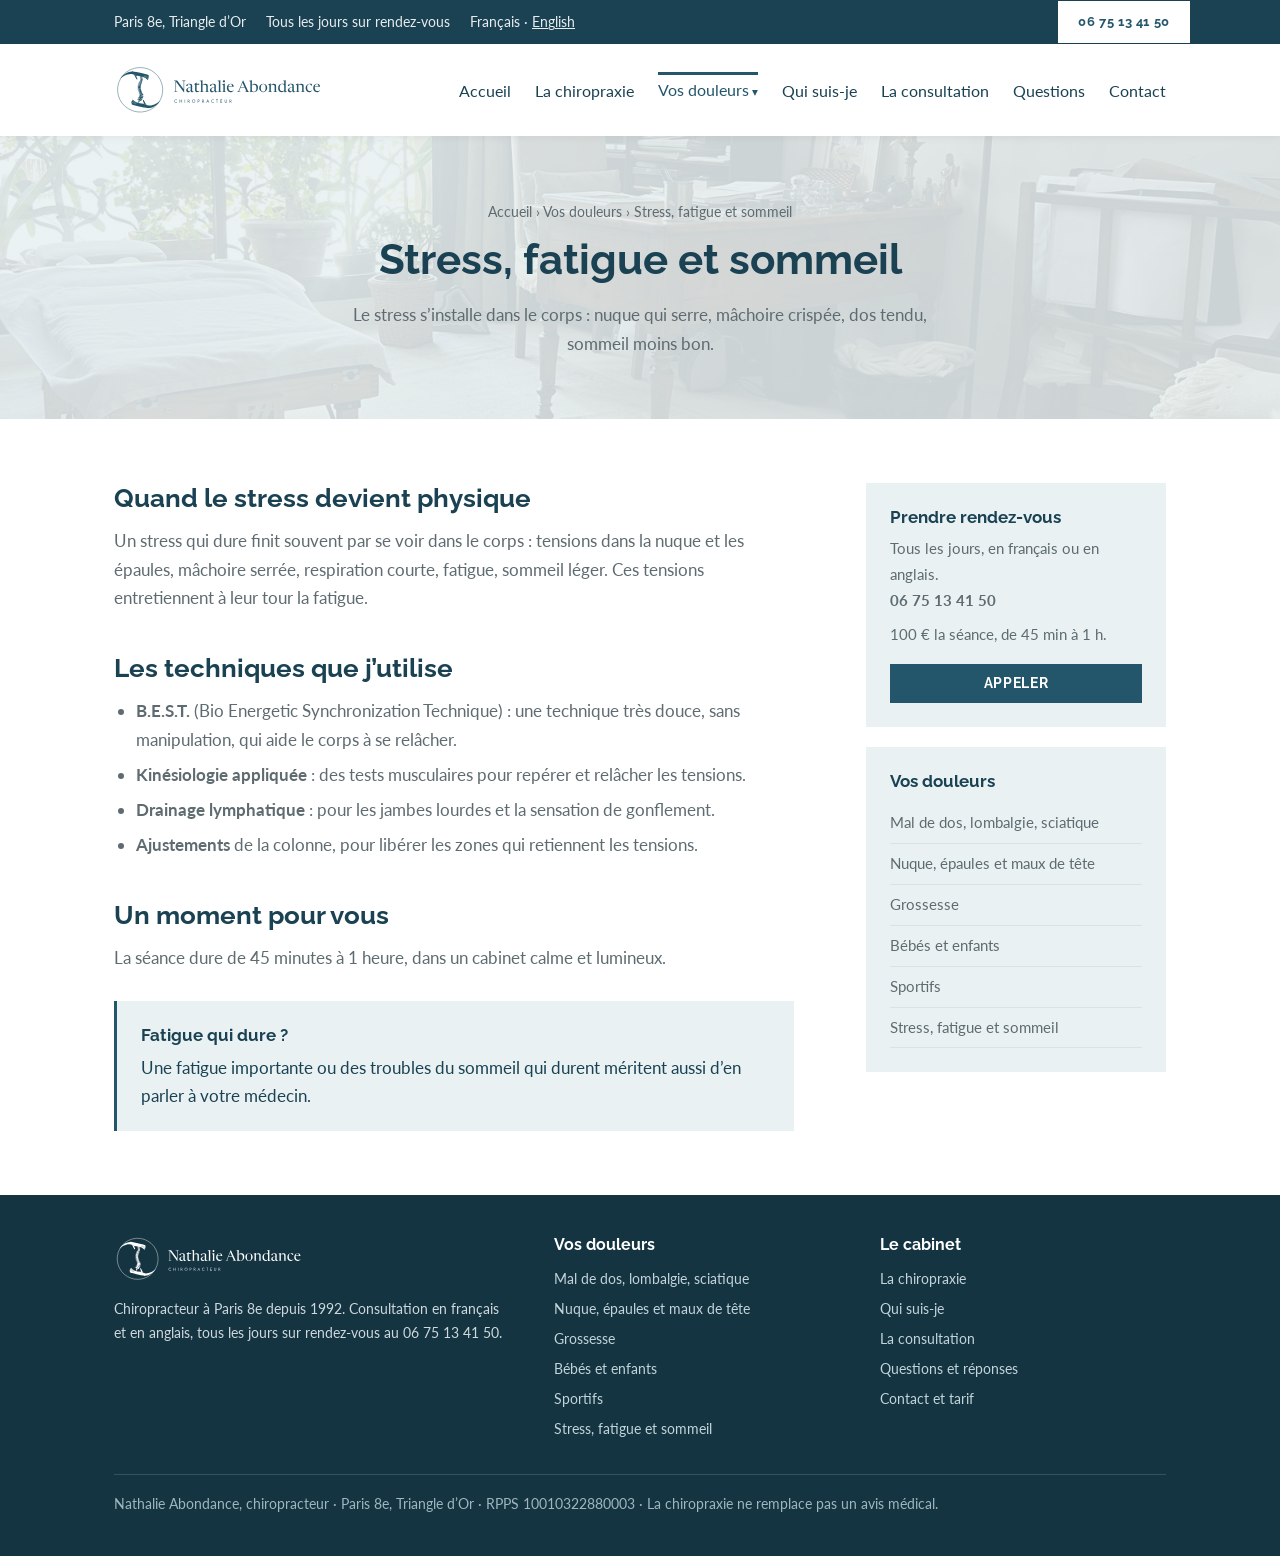
<file: stress-fatigue.html>
<!doctype html>
<html lang="fr">
<head>
<meta charset="utf-8">
<meta name="viewport" content="width=device-width, initial-scale=1">
<title>Stress, fatigue et sommeil, Nathalie Abondance chiropracteur Paris 8e</title>
<meta name="description" content="Stress, fatigue, tensions, jambes lourdes : B.E.S.T., kinésiologie appliquée, drainage lymphatique. Nathalie Abondance, chiropracteur à Paris 8e.">
<link rel="canonical" href="https://nabondance-chiro.fr/stress-fatigue.html">
<meta property="og:type" content="website">
<meta property="og:locale" content="fr_FR">
<meta property="og:title" content="Stress, fatigue et sommeil, Nathalie Abondance chiropracteur Paris 8e">
<meta property="og:description" content="Stress, fatigue, tensions, jambes lourdes : B.E.S.T., kinésiologie appliquée, drainage lymphatique. Nathalie Abondance, chiropracteur à Paris 8e.">
<meta property="og:image" content="https://nabondance-chiro.fr/images/portrait.jpg">
<meta name="theme-color" content="#1A4253">
<link rel="icon" href="logo/favicon.svg" type="image/svg+xml">
<link rel="icon" href="logo/favicon-32.png" sizes="32x32" type="image/png">
<link rel="apple-touch-icon" href="logo/apple-touch-icon.png">
<link rel="preconnect" href="https://fonts.googleapis.com">
<link rel="preconnect" href="https://fonts.gstatic.com" crossorigin>
<link rel="stylesheet" href="https://fonts.googleapis.com/css2?family=Raleway:wght@400;600;700&family=Lato:wght@400;700&display=swap">
<link rel="stylesheet" href="style.css">
</head>

<body>
<div class="barre"><div class="cadre">
  <div class="liens"><span>Paris 8e, Triangle d’Or</span><span>Tous les jours sur rendez-vous</span><span>Français · <a href="en.html" hreflang="en" lang="en">English</a></span></div>
  <a class="bouton" href="tel:+33675134150">06 75 13 41 50</a>
</div></div>
<header class="entete"><div class="cadre">
  <a href="index.html"><img src="logo/logo-bleu.svg" alt="Nathalie Abondance, chiropracteur"></a>
  <nav class="nav"><a href="index.html">Accueil</a><a href="chiropraxie.html">La chiropraxie</a><div class="menu"><a class="actif" href="pour-qui.html">Vos douleurs</a><div class="sous-menu"><a href="pour-qui.html">Vue d’ensemble</a><a href="mal-de-dos.html">Mal de dos, lombalgie, sciatique</a><a href="nuque-maux-de-tete.html">Nuque, épaules et maux de tête</a><a href="grossesse.html">Grossesse</a><a href="bebes-enfants.html">Bébés et enfants</a><a href="sportifs.html">Sportifs</a><a href="stress-fatigue.html">Stress, fatigue et sommeil</a></div></div><a href="parcours.html">Qui suis-je</a><a href="consultation.html">La consultation</a><a href="questions.html">Questions</a><a href="contact.html">Contact</a></nav>
</div></header>
<details class="mobile-nav"><summary>Menu</summary><a href="index.html">Accueil</a><a href="chiropraxie.html">La chiropraxie</a><a href="pour-qui.html">Vos douleurs</a><a href="mal-de-dos.html">· Mal de dos, lombalgie, sciatique</a><a href="nuque-maux-de-tete.html">· Nuque, épaules et maux de tête</a><a href="grossesse.html">· Grossesse</a><a href="bebes-enfants.html">· Bébés et enfants</a><a href="sportifs.html">· Sportifs</a><a href="stress-fatigue.html">· Stress, fatigue et sommeil</a><a href="parcours.html">Qui suis-je</a><a href="consultation.html">La consultation</a><a href="questions.html">Questions</a><a href="contact.html">Contact</a></details>
<main>
<div class="titre-page"><div class="cadre"><p class="fil"><a href="index.html">Accueil</a> › <a href="pour-qui.html">Vos douleurs</a> › Stress, fatigue et sommeil</p><h1>Stress, fatigue et sommeil</h1><p class="chapeau">Le stress s’installe dans le corps : nuque qui serre, mâchoire crispée, dos tendu, sommeil moins bon.</p></div></div><div class="cadre article"><div class="corps"><h2>Quand le stress devient physique</h2>
<p>Un stress qui dure finit souvent par se voir dans le corps : tensions dans la nuque et les épaules, mâchoire serrée, respiration courte, fatigue, sommeil léger. Ces tensions entretiennent à leur tour la fatigue.</p>
<h2>Les techniques que j’utilise</h2>
<ul>
<li><b>B.E.S.T.</b> (Bio Energetic Synchronization Technique) : une technique très douce, sans manipulation, qui aide le corps à se relâcher.</li>
<li><b>Kinésiologie appliquée</b> : des tests musculaires pour repérer et relâcher les tensions.</li>
<li><b>Drainage lymphatique</b> : pour les jambes lourdes et la sensation de gonflement.</li>
<li><b>Ajustements</b> de la colonne, pour libérer les zones qui retiennent les tensions.</li>
</ul>
<h2>Un moment pour vous</h2>
<p>La séance dure de 45 minutes à 1 heure, dans un cabinet calme et lumineux.</p>
<div class="encart"><b>Fatigue qui dure ?</b>Une fatigue importante ou des troubles du sommeil qui durent méritent aussi d’en parler à votre médecin.</div></div><aside class="cote">
<div class="bloc"><h3>Prendre rendez-vous</h3><p>Tous les jours, en français ou en anglais.<br><b>06 75 13 41 50</b></p><p>100 € la séance, de 45 min à 1 h.</p><a class="bouton" href="tel:+33675134150">Appeler</a></div>
<div class="bloc"><h3>Vos douleurs</h3><ul><li><a href="mal-de-dos.html">Mal de dos, lombalgie, sciatique</a></li><li><a href="nuque-maux-de-tete.html">Nuque, épaules et maux de tête</a></li><li><a href="grossesse.html">Grossesse</a></li><li><a href="bebes-enfants.html">Bébés et enfants</a></li><li><a href="sportifs.html">Sportifs</a></li><li><a href="stress-fatigue.html">Stress, fatigue et sommeil</a></li></ul></div>
</aside></div>
</main>
<footer><div class="cadre">
  <div class="colonnes">
    <div><img src="logo/logo-blanc.svg" alt=""><p>Chiropracteur à Paris 8e depuis 1992. Consultation en français et en anglais, tous les jours sur rendez-vous au 06 75 13 41 50.</p></div>
    <div><h4>Vos douleurs</h4><a href="mal-de-dos.html">Mal de dos, lombalgie, sciatique</a><a href="nuque-maux-de-tete.html">Nuque, épaules et maux de tête</a><a href="grossesse.html">Grossesse</a><a href="bebes-enfants.html">Bébés et enfants</a><a href="sportifs.html">Sportifs</a><a href="stress-fatigue.html">Stress, fatigue et sommeil</a></div>
    <div><h4>Le cabinet</h4><a href="chiropraxie.html">La chiropraxie</a><a href="parcours.html">Qui suis-je</a><a href="consultation.html">La consultation</a><a href="questions.html">Questions et réponses</a><a href="contact.html">Contact et tarif</a></div>
  </div>
  <p class="bas">Nathalie Abondance, chiropracteur · Paris 8e, Triangle d’Or · RPPS 10010322880003 · La chiropraxie ne remplace pas un avis médical.</p>
</div></footer>
</body>
</html>
</file>
<file: style.css>
:root{--ardoise:#1A4253;--ardoise-f:#143441;--ambre:#24566B;--ambre-f:#1A4253;--brume:#E9F1F3;--encre:#24292B;--gris:#5E6B70;--filet:#D9E3E7;--titre:"Raleway",system-ui,sans-serif;--sans:"Lato",system-ui,sans-serif}
*{box-sizing:border-box}html{scroll-behavior:smooth}
body{margin:0;background:#fff;color:var(--encre);font:400 17px/1.7 var(--sans);overflow-x:clip}
img{max-width:100%;display:block}a{color:inherit}h1,h2,h3,p{margin:0}
h1,h2,h3{font-family:var(--titre);line-height:1.25}
.cadre{max-width:1100px;margin:0 auto;padding:0 24px}
.bouton{display:inline-block;padding:13px 24px;background:var(--ambre);color:#fff;text-decoration:none;font:700 .85rem/1 var(--titre);text-transform:uppercase;letter-spacing:.05em}
.bouton:hover{background:var(--ambre-f)}
/* Barre du haut */
.barre{background:var(--ardoise);color:#fff;font-size:.86rem}
.barre .cadre{display:flex;align-items:center;justify-content:space-between;gap:20px;min-height:44px;padding-right:0}
.barre .liens{display:flex;gap:20px}.barre .liens span{opacity:.9}
.barre .bouton{padding:15px 20px;font-size:.8rem}
/* En-tête */
.entete{background:#fff;position:sticky;top:0;z-index:5;box-shadow:0 2px 8px rgba(0,0,0,.05)}
.entete .cadre{display:flex;align-items:center;justify-content:space-between;min-height:92px;gap:24px}
.entete img{width:210px}
.nav{display:flex;gap:24px}
.nav a{text-decoration:none;color:var(--ardoise);font-size:.98rem;padding:6px 0;border-top:3px solid transparent}
.nav a.actif{color:var(--ambre);border-top-color:var(--ambre)}
.nav a:hover{color:var(--ambre)}
@media(max-width:900px){.nav{display:none}.barre .liens span:nth-child(n+2){display:none}}
/* Accroche */
.heros{position:relative;min-height:520px;display:grid;place-items:center;text-align:center;background:url(images/cabinet-large.jpg) center 55%/cover;padding:60px 0}
.heros::before{content:"";position:absolute;inset:0;background:rgba(240,243,244,.78)}
.heros .cadre{position:relative}
.heros h1{font-size:clamp(2rem,4.4vw,3rem);font-weight:700;color:var(--ardoise)}
.heros .boite{background:#fff;display:inline-block;padding:30px 48px 34px;margin-top:28px;box-shadow:0 10px 30px -14px rgba(0,0,0,.3)}
.heros .boite p{font:400 1.7rem/1.3 var(--titre);color:var(--gris);margin-bottom:18px}
/* Bandeau titre */
.bandeau{text-align:center;padding:36px 24px 40px}
.bandeau h2{color:var(--ambre);font-weight:600;font-size:clamp(1.6rem,3vw,2.2rem);padding-bottom:18px;border-bottom:1px solid #dde2e4}
.bandeau p{font:700 1.2rem/1.5 var(--titre);color:var(--ardoise);margin-top:20px}
/* Cartes douleurs */
.brume{background:var(--brume)}
section{padding:72px 0}
.titre{font-size:clamp(1.7rem,3vw,2.2rem);color:var(--ardoise);text-align:center;font-weight:700}
.sous{text-align:center;color:var(--gris);margin-top:10px}
.cartes{display:grid;grid-template-columns:repeat(3,1fr);gap:24px;margin-top:44px}
.carte{background:#fff;padding:32px 28px;text-align:center;transition:transform .2s,box-shadow .2s}
.carte:hover{transform:translateY(-4px);box-shadow:0 14px 30px -16px rgba(0,0,0,.3)}
.carte svg{width:48px;height:48px;fill:none;stroke:var(--ambre);stroke-width:1.6;margin:0 auto 14px}
.carte h3{font-size:1.2rem;color:var(--ardoise)}
.carte p{color:var(--gris);font-size:.96rem;margin-top:8px}
.carte small{display:block;font-size:.84rem;color:var(--ambre-f);margin-top:8px}
/* Qui suis-je */
.qui{display:grid;grid-template-columns:340px 1fr;gap:56px;align-items:center}
.qui img{width:100%;aspect-ratio:4/5;object-fit:cover}
.qui h2{font-size:clamp(1.7rem,3vw,2.2rem);color:var(--ardoise)}
.qui p{color:var(--gris);margin-top:14px}
.badges{display:flex;flex-wrap:wrap;gap:10px;margin-top:22px}
.badges span{background:var(--brume);color:var(--ardoise);padding:8px 14px;font-size:.88rem;font-weight:700}
.dates{list-style:none;padding:0;margin:22px 0 0;display:grid;gap:6px;font-size:.95rem}
.dates b{color:var(--ambre-f);display:inline-block;min-width:110px}
/* Consultation */
.etapes{display:grid;grid-template-columns:repeat(3,1fr);gap:24px;margin-top:44px}
.etape{border-top:3px solid var(--ambre);padding-top:20px}
.etape span{font:700 .8rem/1 var(--titre);color:var(--ambre);text-transform:uppercase;letter-spacing:.1em}
.etape h3{font-size:1.25rem;color:var(--ardoise);margin-top:10px}
.etape p{color:var(--gris);margin-top:8px}
/* Infos */
.infos{display:grid;grid-template-columns:repeat(4,1fr);gap:20px;margin-top:40px}
.info{background:#fff;padding:26px 22px;border-left:3px solid var(--ambre)}
.info b{font:700 .78rem/1 var(--titre);text-transform:uppercase;letter-spacing:.1em;color:var(--gris)}
.info p{font:700 1.15rem/1.35 var(--titre);color:var(--ardoise);margin-top:10px}
.info small{display:block;color:var(--gris);margin-top:6px;font-size:.88rem}
.centre{text-align:center;margin-top:36px}
.faq{max-width:820px;margin:40px auto 0}
.faq details{border-bottom:1px solid #dde2e4}
.faq summary{cursor:pointer;padding:18px 0;font:600 1.08rem/1.4 var(--titre);color:var(--ardoise);list-style:none;display:flex;justify-content:space-between;gap:20px}
.faq summary::after{content:"›";color:var(--ambre);font-size:1.5rem;line-height:1;transition:transform .2s}
.faq details[open] summary::after{transform:rotate(90deg)}
.faq p{color:var(--gris);padding-bottom:18px}
footer{background:var(--ardoise-f);color:#cfd8dc;padding:40px 0;font-size:.88rem;text-align:center}
footer img{width:190px;margin:0 auto 16px}
@media(max-width:900px){.cartes,.etapes,.qui{grid-template-columns:1fr}.infos{grid-template-columns:1fr 1fr}.qui img{max-width:320px}.heros .boite{padding:24px}}
/* ---- Site complet ---- */
.barre .bouton{background:#fff;color:var(--ambre)}
.barre .bouton:hover{background:var(--brume)}
.bouton--ligne{background:transparent;color:var(--ambre);box-shadow:inset 0 0 0 1.5px var(--ambre)}
.bouton--ligne:hover{background:var(--brume)}
.nav{align-items:center}
.nav .menu{position:relative}
.nav .menu>a::after{content:" ▾";font-size:.75em}
.nav .sous-menu{display:none;position:absolute;left:-14px;top:100%;background:#fff;min-width:260px;box-shadow:0 14px 30px -12px rgba(0,0,0,.25);padding:8px 0;z-index:10}
.nav .menu:hover .sous-menu,.nav .menu:focus-within .sous-menu{display:block}
.nav .sous-menu a{display:block;padding:9px 18px;border:0}
.nav .sous-menu a:hover{background:var(--brume)}
.mobile-nav{display:none}
@media(max-width:900px){.mobile-nav{display:block;background:#fff;border-bottom:1px solid var(--filet)}
.mobile-nav summary{cursor:pointer;padding:12px 24px;font:700 1rem var(--titre);color:var(--ardoise)}
.mobile-nav a{display:block;padding:8px 24px;text-decoration:none;color:var(--gris)}}
.carte{display:block;text-decoration:none;color:inherit}
.carte .lire{display:inline-block;margin-top:12px;font:700 .82rem/1 var(--titre);color:var(--ambre);text-transform:uppercase;letter-spacing:.05em}
.titre-page{position:relative;background:url(images/cabinet-large.jpg) center 50%/cover;padding:64px 0 60px;text-align:center}
.titre-page::before{content:"";position:absolute;inset:0;background:rgba(233,241,243,.88)}
.titre-page .cadre{position:relative}
.titre-page .fil{font-size:.88rem;color:var(--gris)}
.titre-page .fil a{text-decoration:none}.titre-page .fil a:hover{text-decoration:underline}
.titre-page h1{margin-top:10px;font-size:clamp(1.9rem,3.6vw,2.6rem);font-weight:700;color:var(--ardoise)}
.titre-page p.chapeau{color:var(--gris);margin:14px auto 0;max-width:62ch;font-size:1.08rem}
.article{display:grid;grid-template-columns:minmax(0,1fr) 300px;gap:56px;padding-block:64px}
.article .corps{max-width:68ch;min-width:0}
.corps h2{font-size:1.6rem;margin:40px 0 10px;color:var(--ardoise);font-weight:700}
.corps h2:first-child{margin-top:0}
.corps h3{font-size:1.15rem;margin:24px 0 6px;color:var(--ambre)}
.corps p{color:var(--gris);margin-top:12px}
.corps ul{color:var(--gris);padding-left:22px;margin:12px 0 0}
.corps li{margin-top:6px}
.encart{background:var(--brume);border-left:3px solid var(--ambre);padding:20px 24px;margin-top:28px;color:var(--ardoise)}
.encart b{display:block;margin-bottom:4px;font-family:var(--titre)}
.encart.alerte{background:#FBF3EA;border-left-color:#C47A2C;color:#5E4320}
.cote{display:grid;gap:20px;align-content:start;position:sticky;top:120px}
.cote .bloc{background:var(--brume);padding:24px}
.cote .bloc h3{font:700 1.05rem/1.3 var(--titre);color:var(--ardoise)}
.cote .bloc p{color:var(--gris);font-size:.95rem;margin-top:8px}
.cote .bloc .bouton{margin-top:16px;width:100%;text-align:center}
.cote .bloc ul{list-style:none;padding:0;margin:10px 0 0}
.cote .bloc li a{display:block;padding:7px 0;text-decoration:none;color:var(--gris);border-bottom:1px solid var(--filet);font-size:.95rem}
.cote .bloc li a:hover,.cote .bloc li a.ici{color:var(--ambre);font-weight:700}
.deux-col{display:grid;grid-template-columns:1fr 1fr;gap:56px;align-items:center}
.deux-col h2{font-size:clamp(1.7rem,3vw,2.2rem);color:var(--ardoise)}
.deux-col p{color:var(--gris);margin-top:14px}
.deux-col img{width:100%;aspect-ratio:4/3;object-fit:cover}
.deux-col .bouton{margin-top:24px}
.loi{background:var(--ardoise);color:#fff}
.loi h2{color:#fff}.loi p{color:#d3e1e6}
.loi ul{list-style:none;padding:0;margin:0;display:grid;gap:14px}
.loi li{padding-left:34px;position:relative;color:#fff}
.loi li::before{content:"✓";position:absolute;left:0;top:0;width:24px;height:24px;border-radius:50%;background:rgba(255,255,255,.15);display:grid;place-items:center;font-size:.8rem}
.liens-pages{display:grid;grid-template-columns:repeat(3,1fr);gap:20px;margin-top:40px}
.liens-pages a{display:block;background:#fff;padding:26px;text-decoration:none;border-top:3px solid var(--ambre);transition:transform .2s,box-shadow .2s}
.liens-pages a:hover{transform:translateY(-3px);box-shadow:0 14px 30px -16px rgba(0,0,0,.3)}
.liens-pages h3{font-size:1.1rem;color:var(--ardoise)}
.liens-pages p{color:var(--gris);font-size:.95rem;margin-top:6px}
.dates-table{background:#fff;padding:8px 28px}
.dates-table div{display:grid;grid-template-columns:120px 1fr;gap:18px;padding:16px 0;border-bottom:1px solid var(--filet)}
.dates-table div:last-child{border:0}
.dates-table time{color:var(--ambre);font-weight:700}
.dates-table b{display:block;color:var(--ardoise)}.dates-table span{color:var(--gris);font-size:.95rem}
.contact-grille{display:grid;grid-template-columns:1fr 1fr;gap:0;background:#fff;box-shadow:0 10px 30px -18px rgba(0,0,0,.3)}
.contact-grille img{width:100%;height:100%;object-fit:cover;min-height:360px}
.contact-grille .infos-c{padding:40px}
.contact-grille h2{font-size:1.8rem;color:var(--ardoise)}
.contact-grille dl{margin:22px 0 0;display:grid;gap:14px}
.contact-grille dt{font:700 .8rem/1.3 var(--titre);text-transform:uppercase;letter-spacing:.1em;color:var(--ambre)}
.contact-grille dd{margin:2px 0 0;color:var(--gris)}
.contact-grille .bouton{margin-top:24px}
footer{text-align:left}
footer .colonnes{display:grid;grid-template-columns:1.4fr 1fr 1fr;gap:40px}
footer img{margin:0 0 14px}
footer h4{margin:0 0 10px;color:#fff;font:700 1rem var(--titre)}
footer .colonnes a{display:block;text-decoration:none;color:#c3d4db;padding:3px 0}
footer .colonnes a:hover{color:#fff}
footer .bas{border-top:1px solid rgba(255,255,255,.15);margin-top:30px;padding-top:18px;font-size:.85rem;color:#9fb6bf}
@media(max-width:900px){.article,.deux-col,footer .colonnes,.contact-grille{grid-template-columns:1fr}.liens-pages{grid-template-columns:1fr}.cote{position:static}.dates-table div{grid-template-columns:1fr;gap:2px}}
#consultation .info{background:var(--brume)}
.heros::before{background:linear-gradient(180deg,rgba(26,66,83,.55),rgba(26,66,83,.72))}
.heros h1{color:#fff}
</file>
